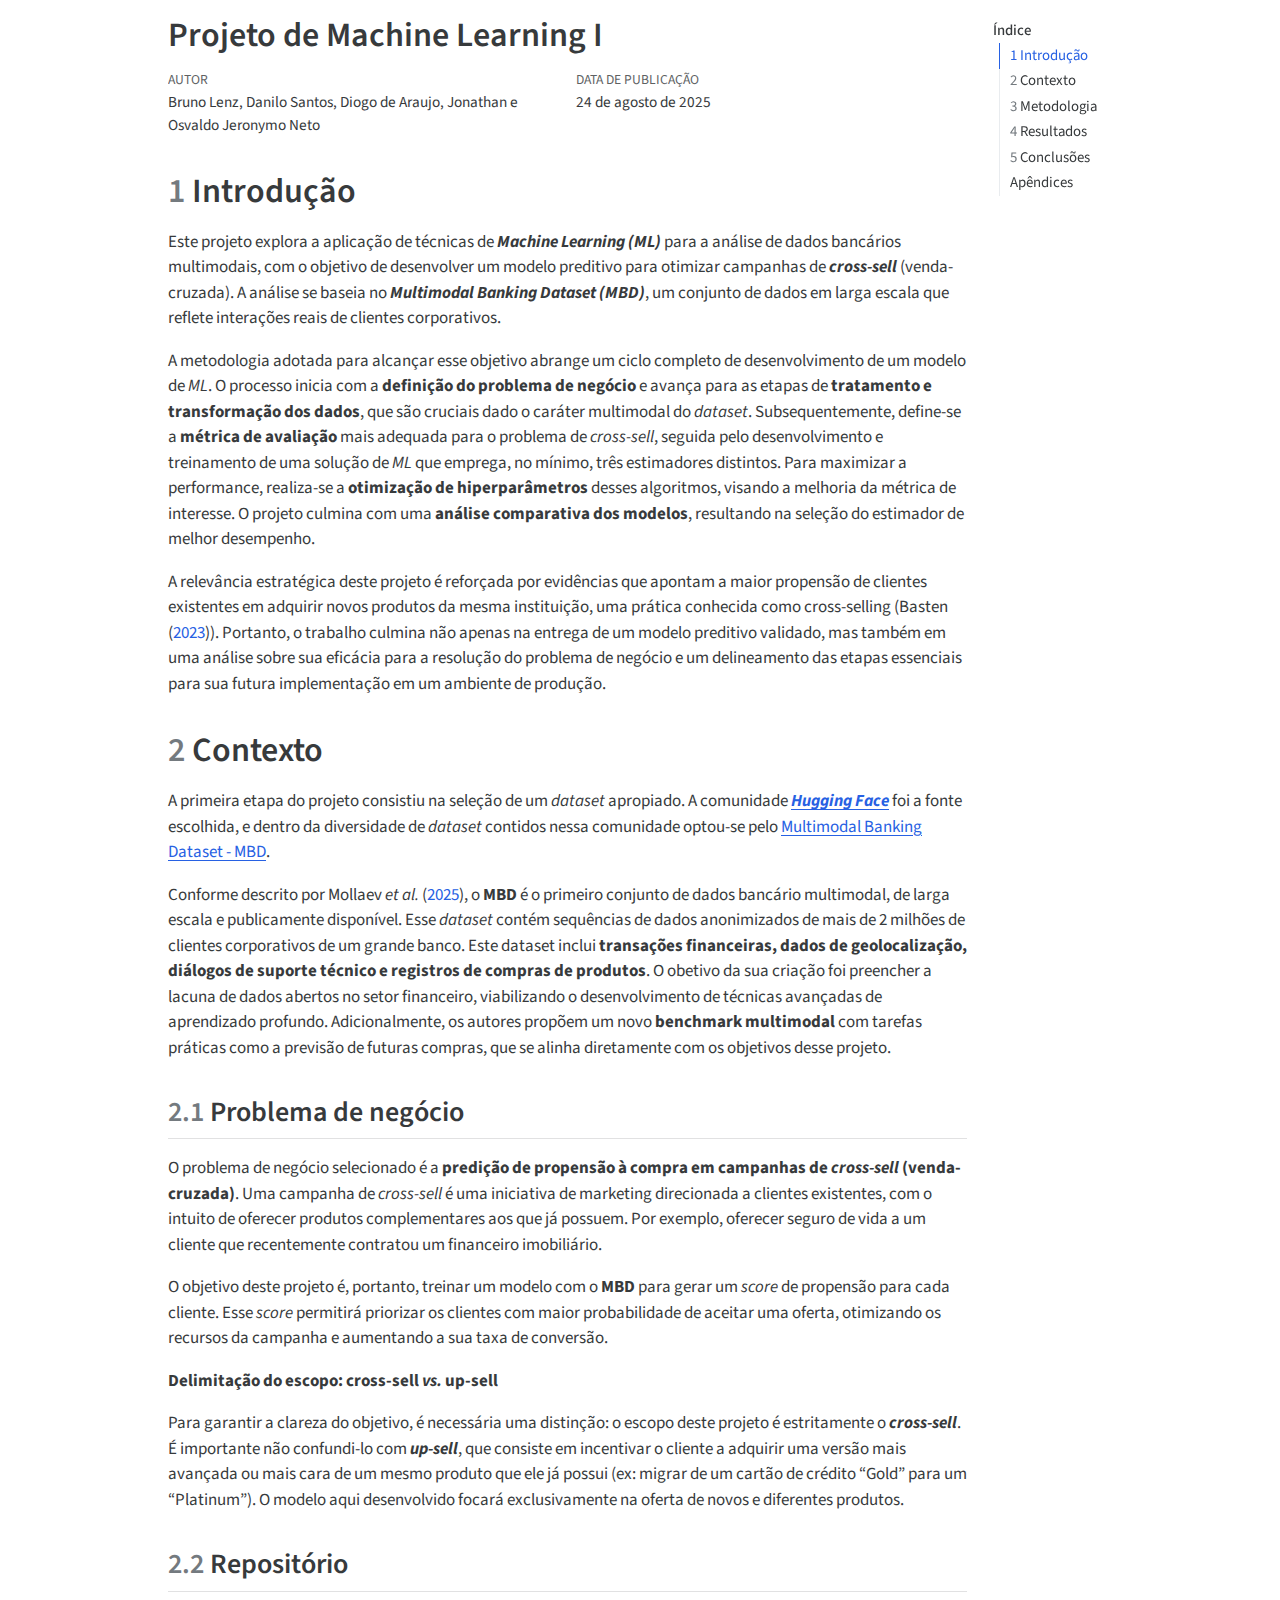
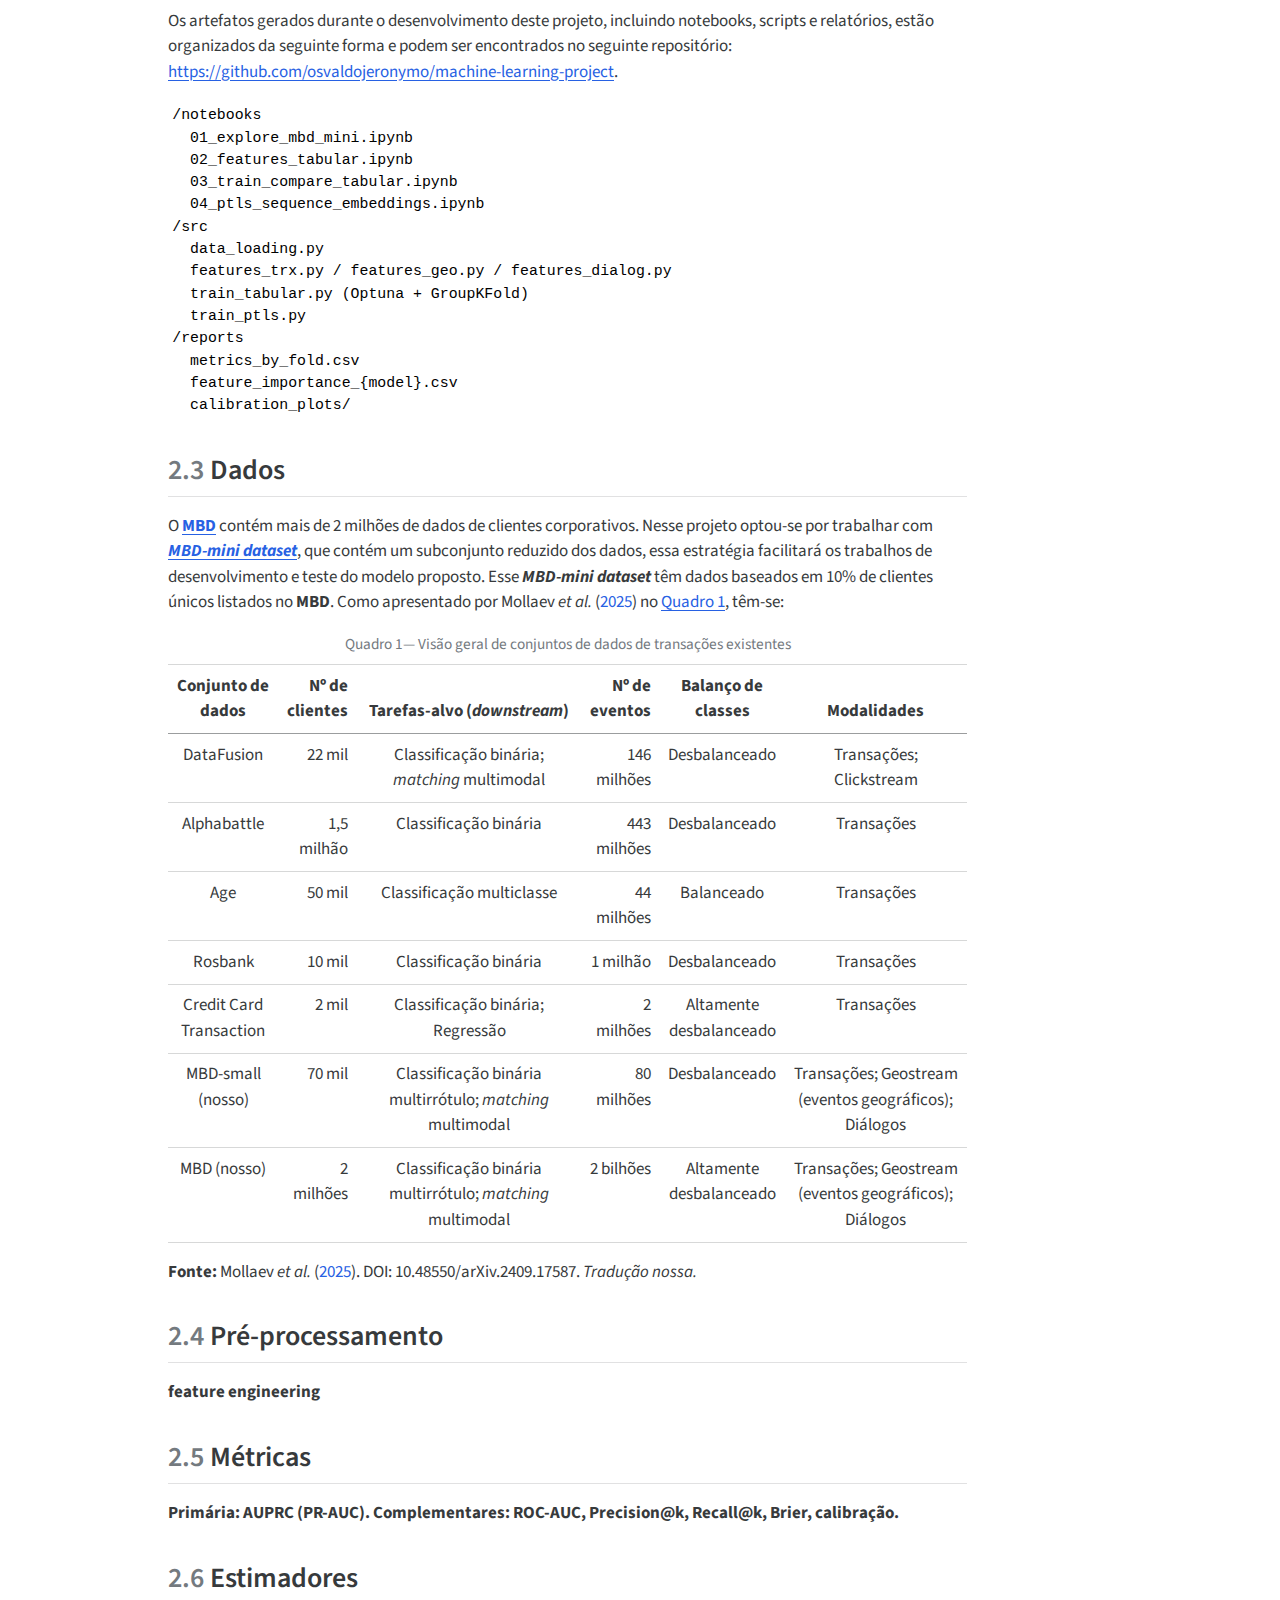
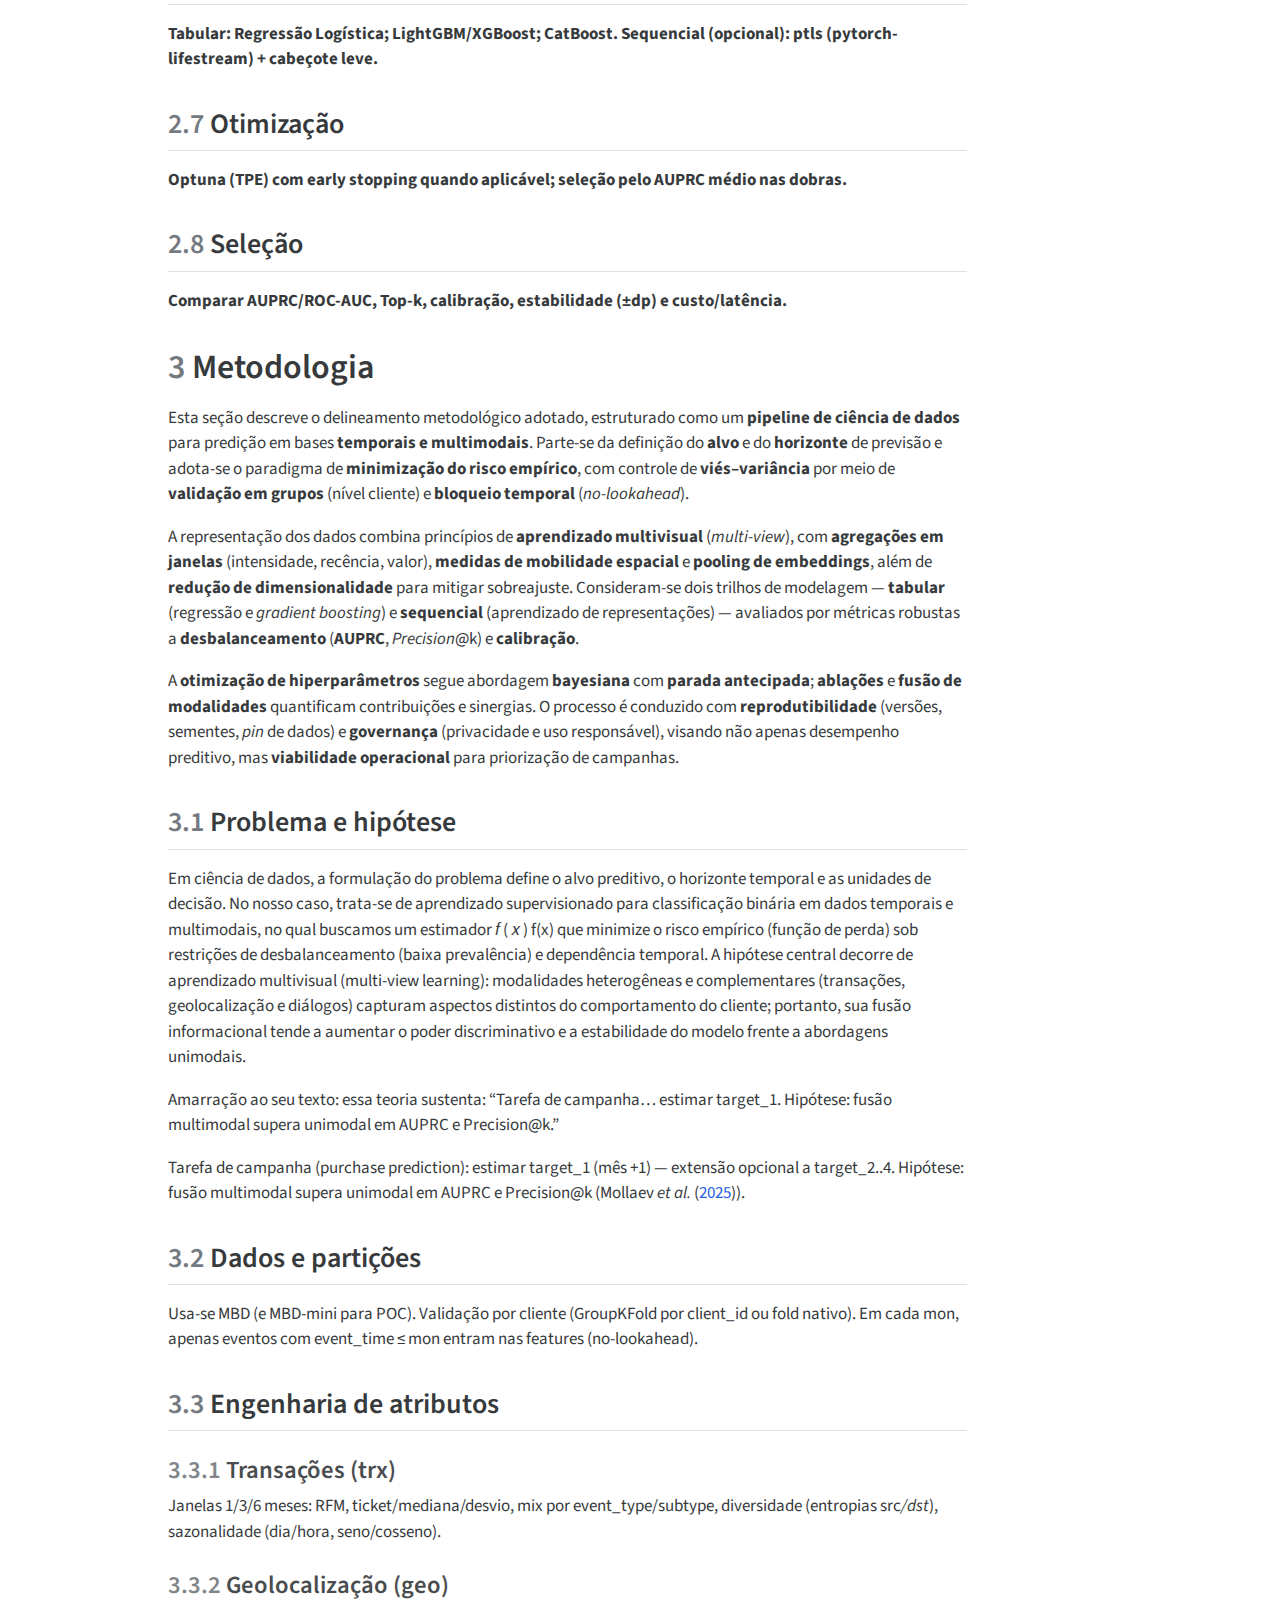
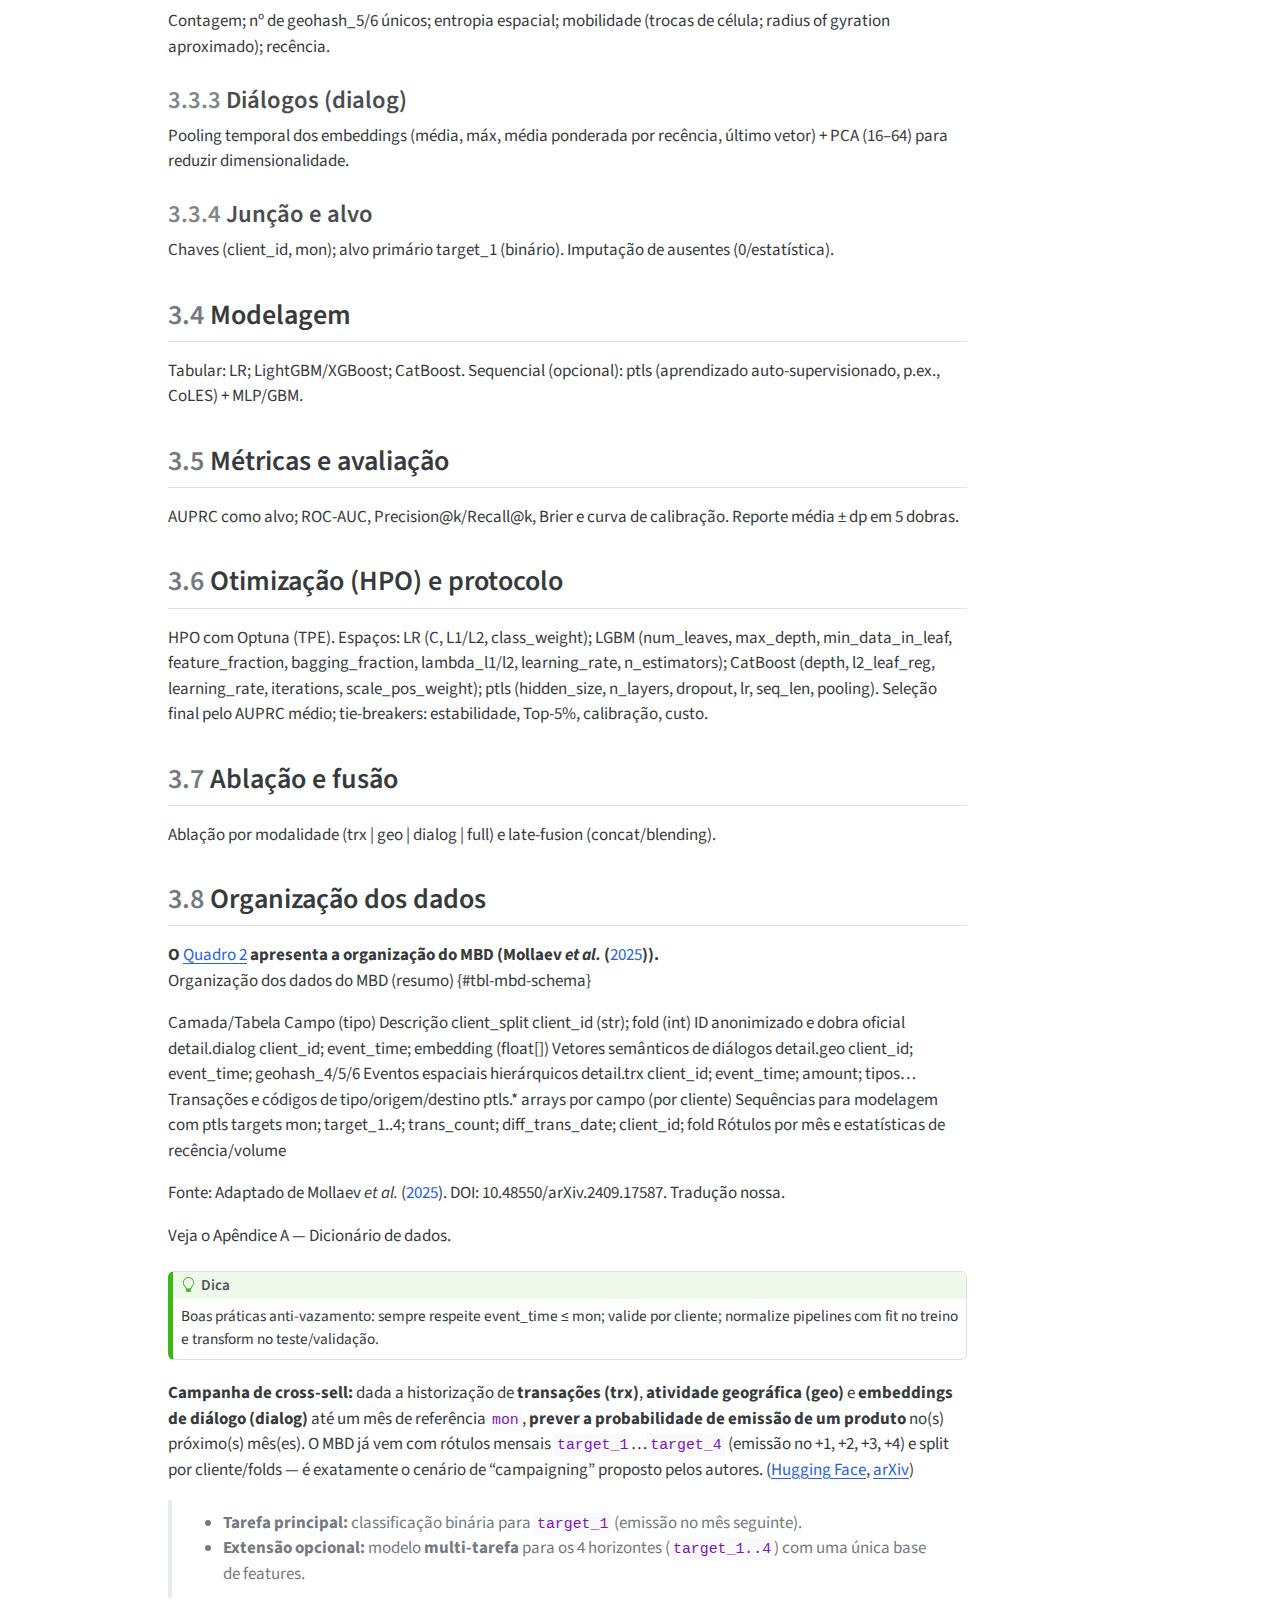
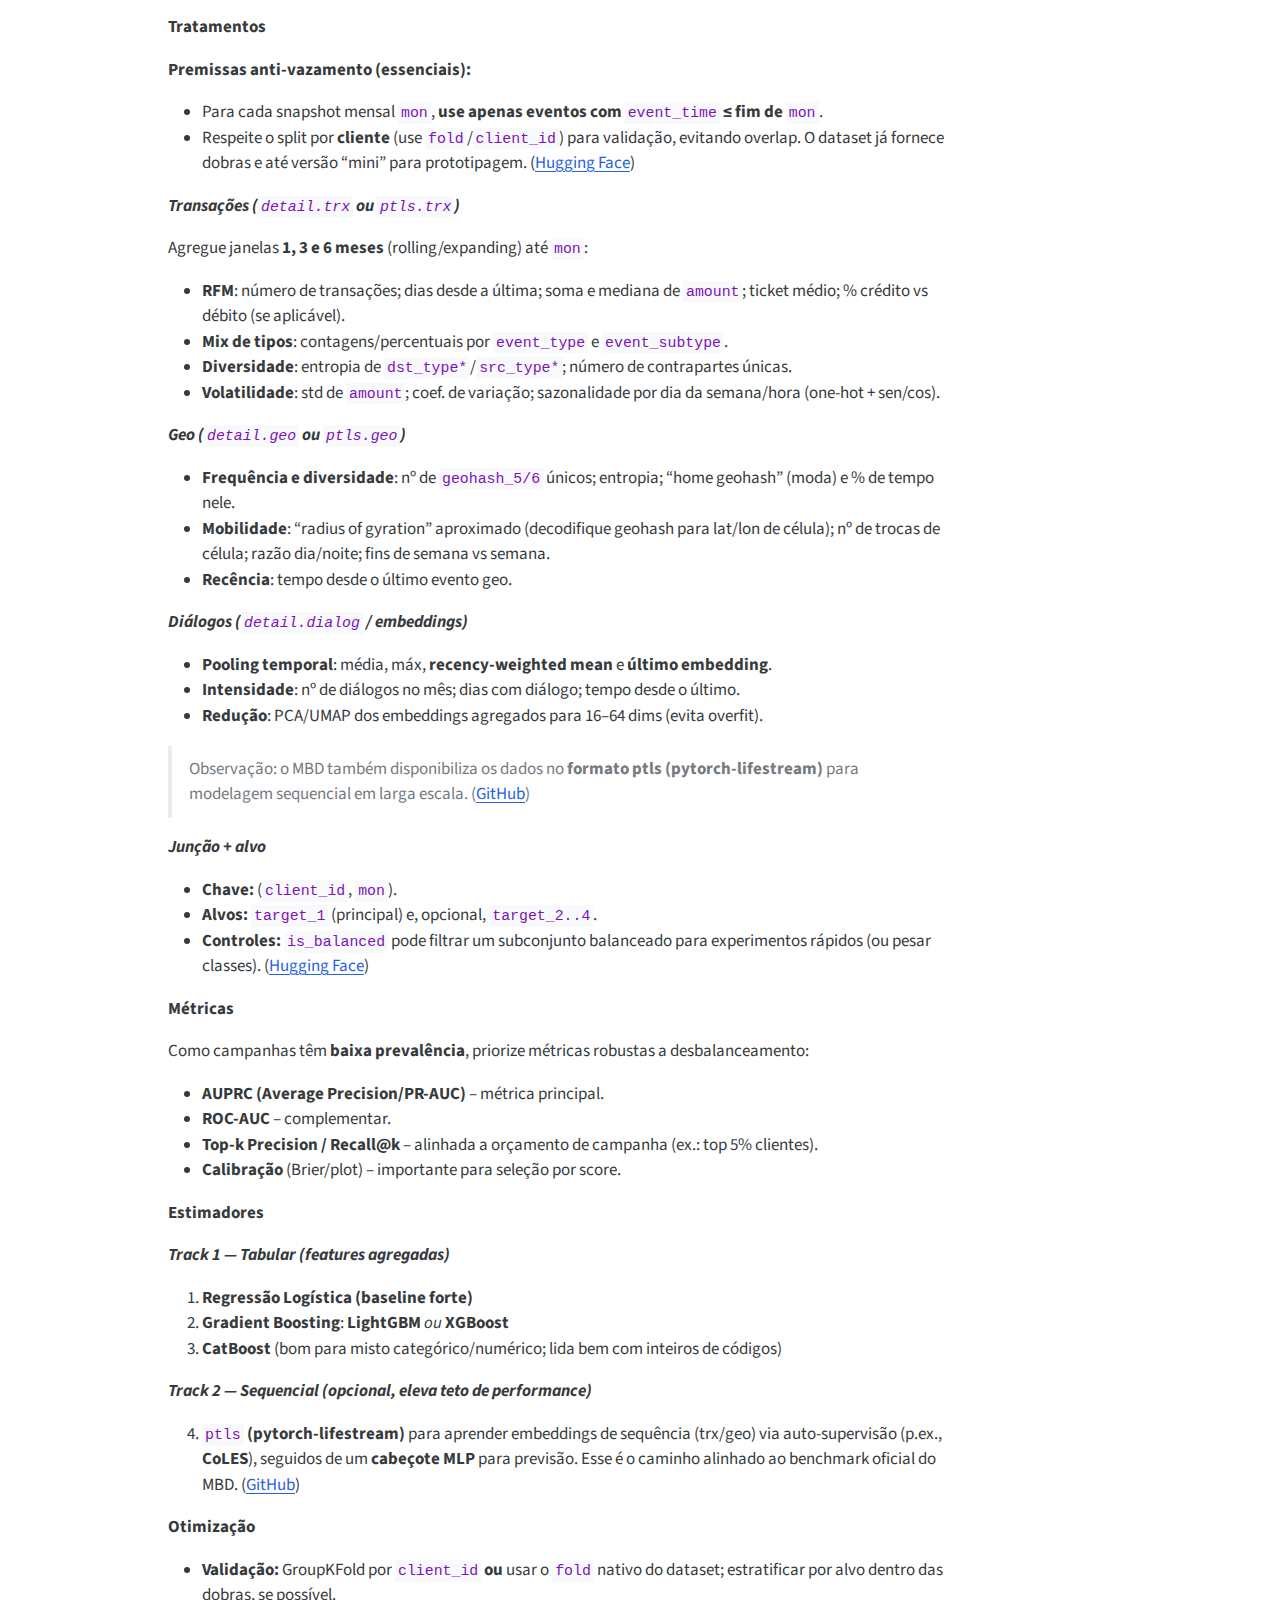
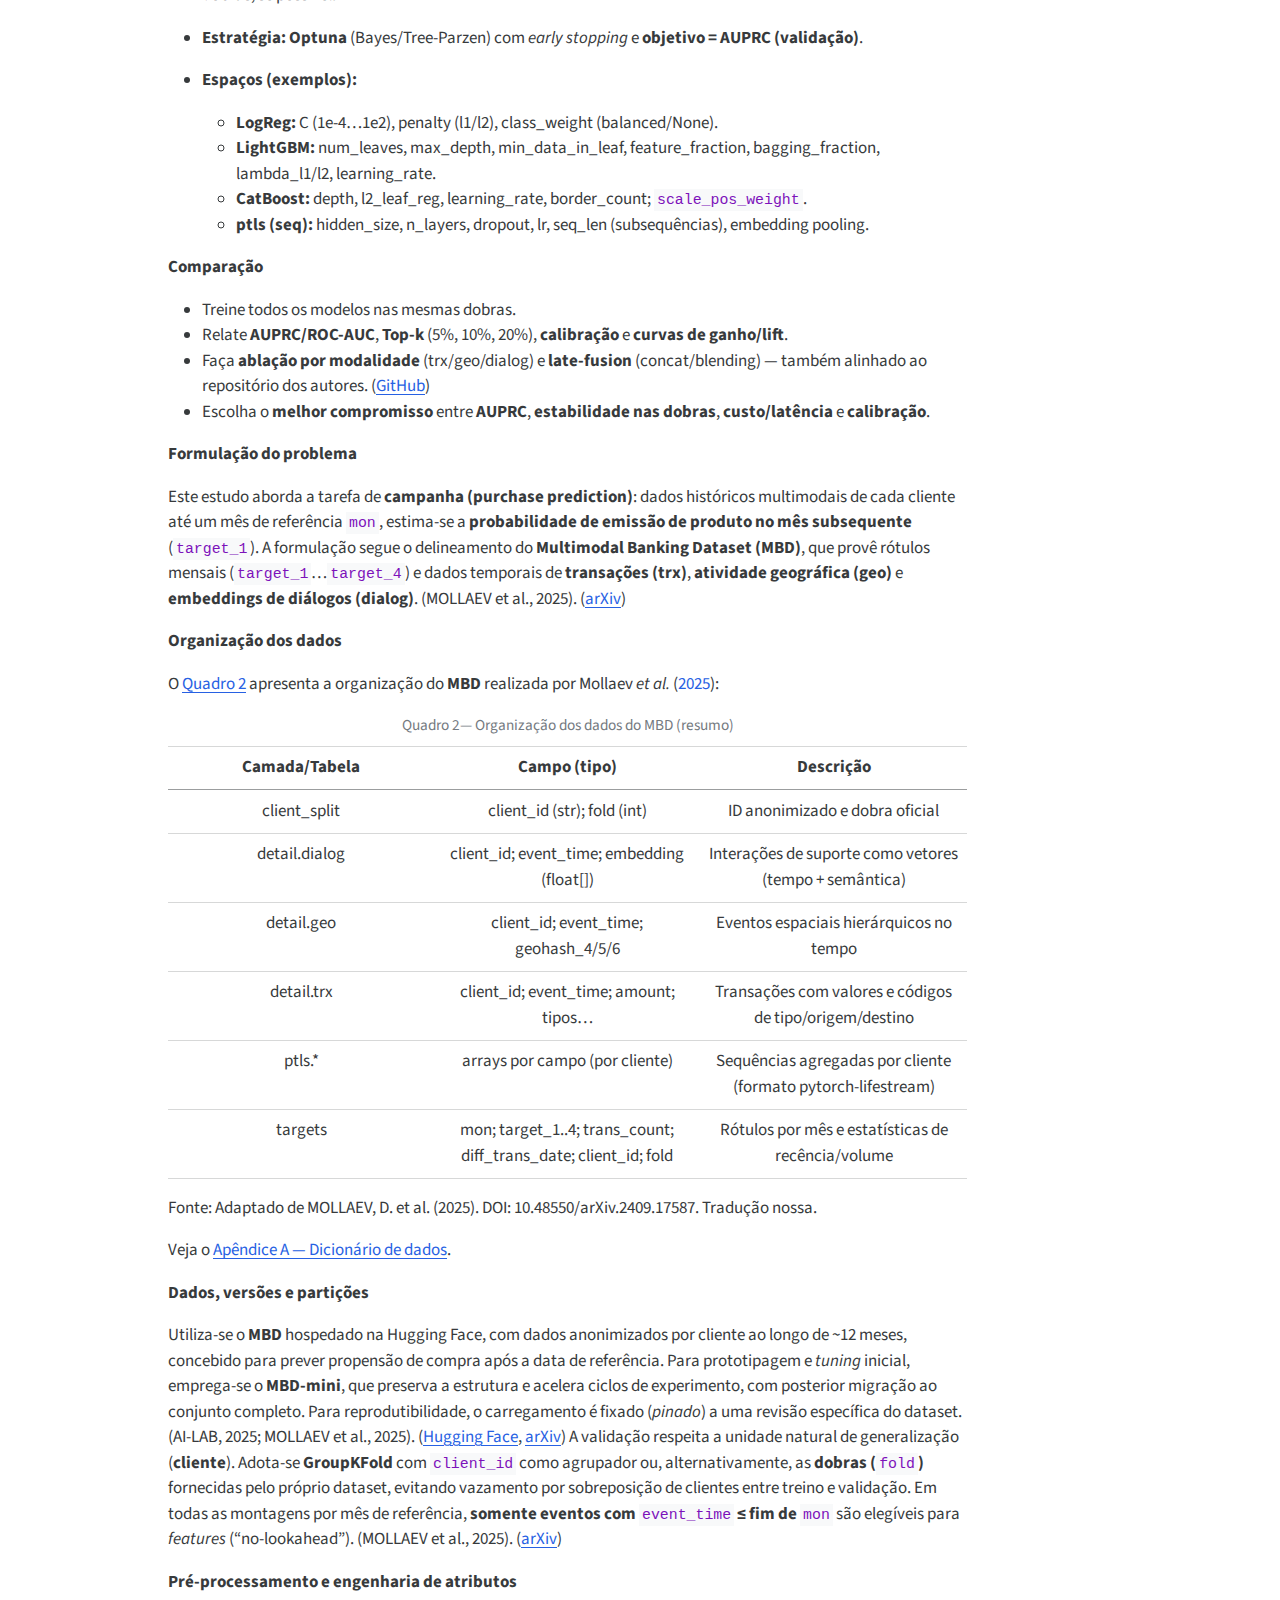
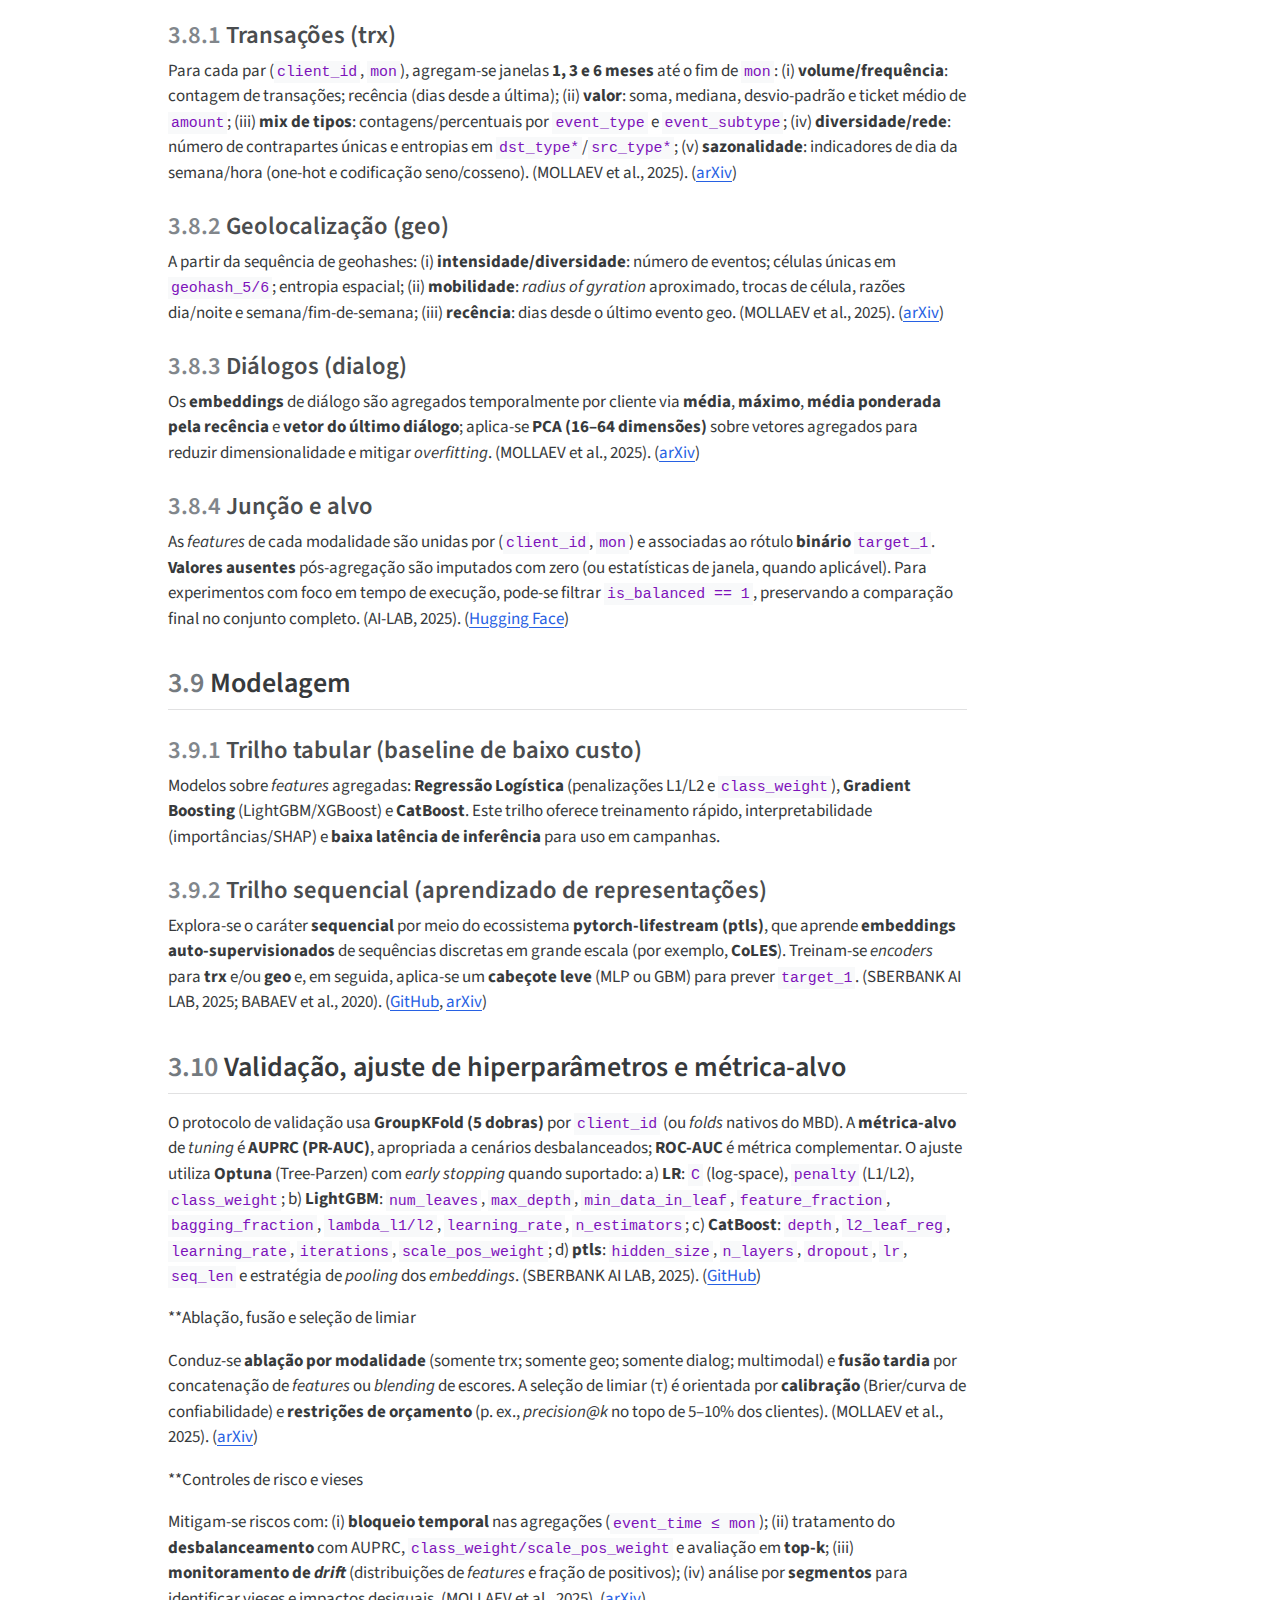
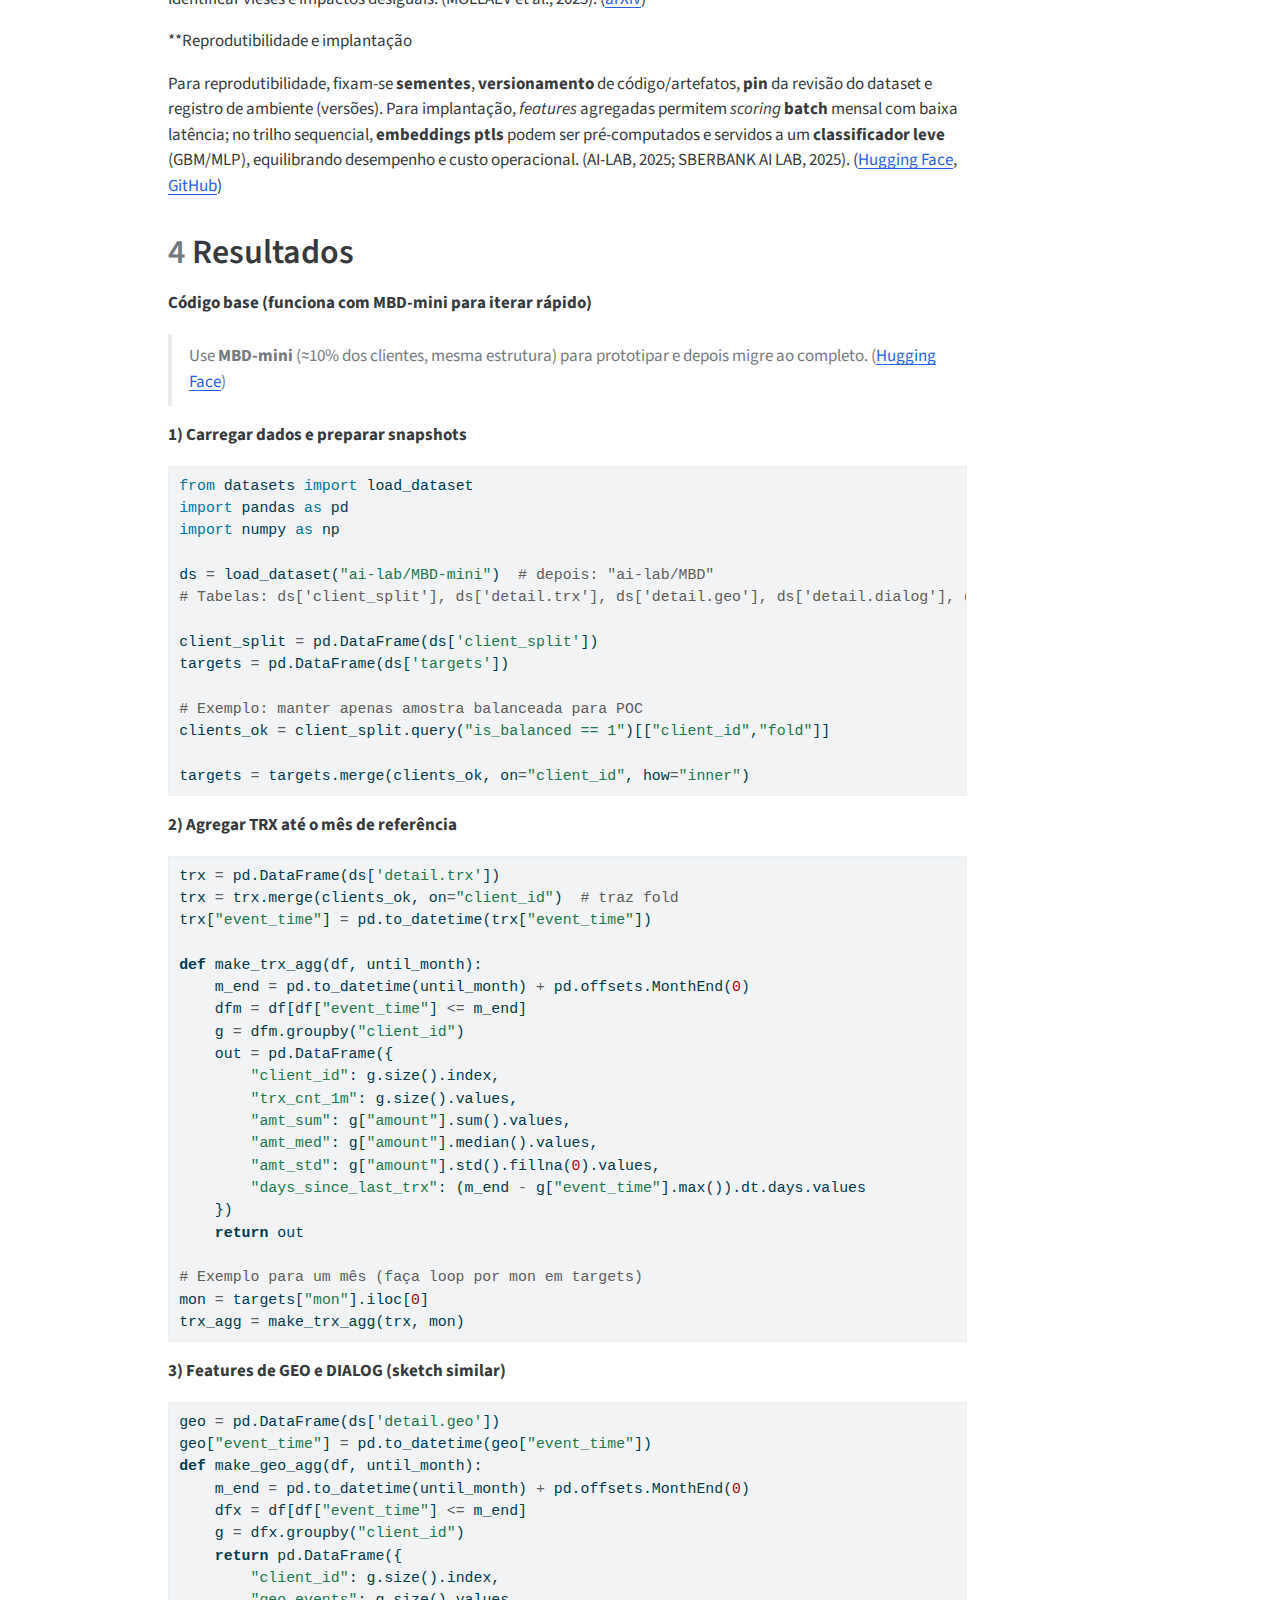
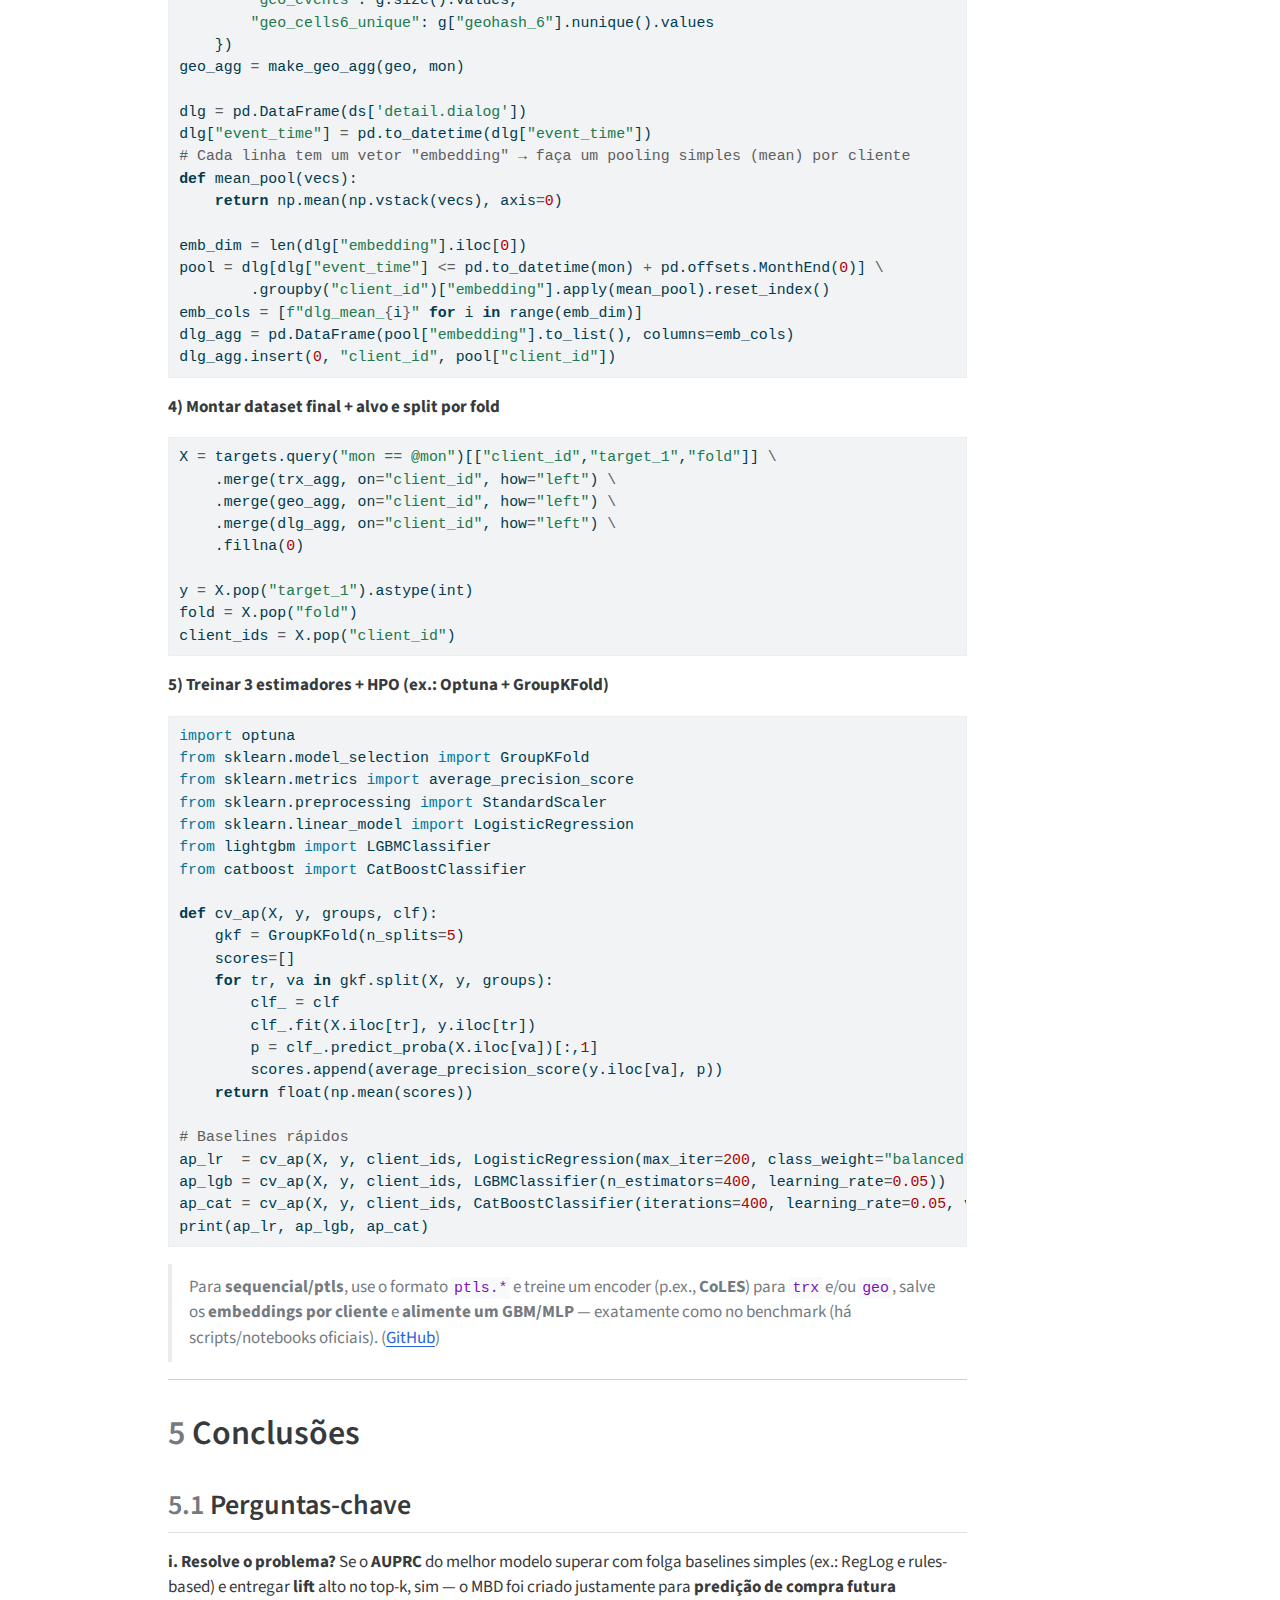
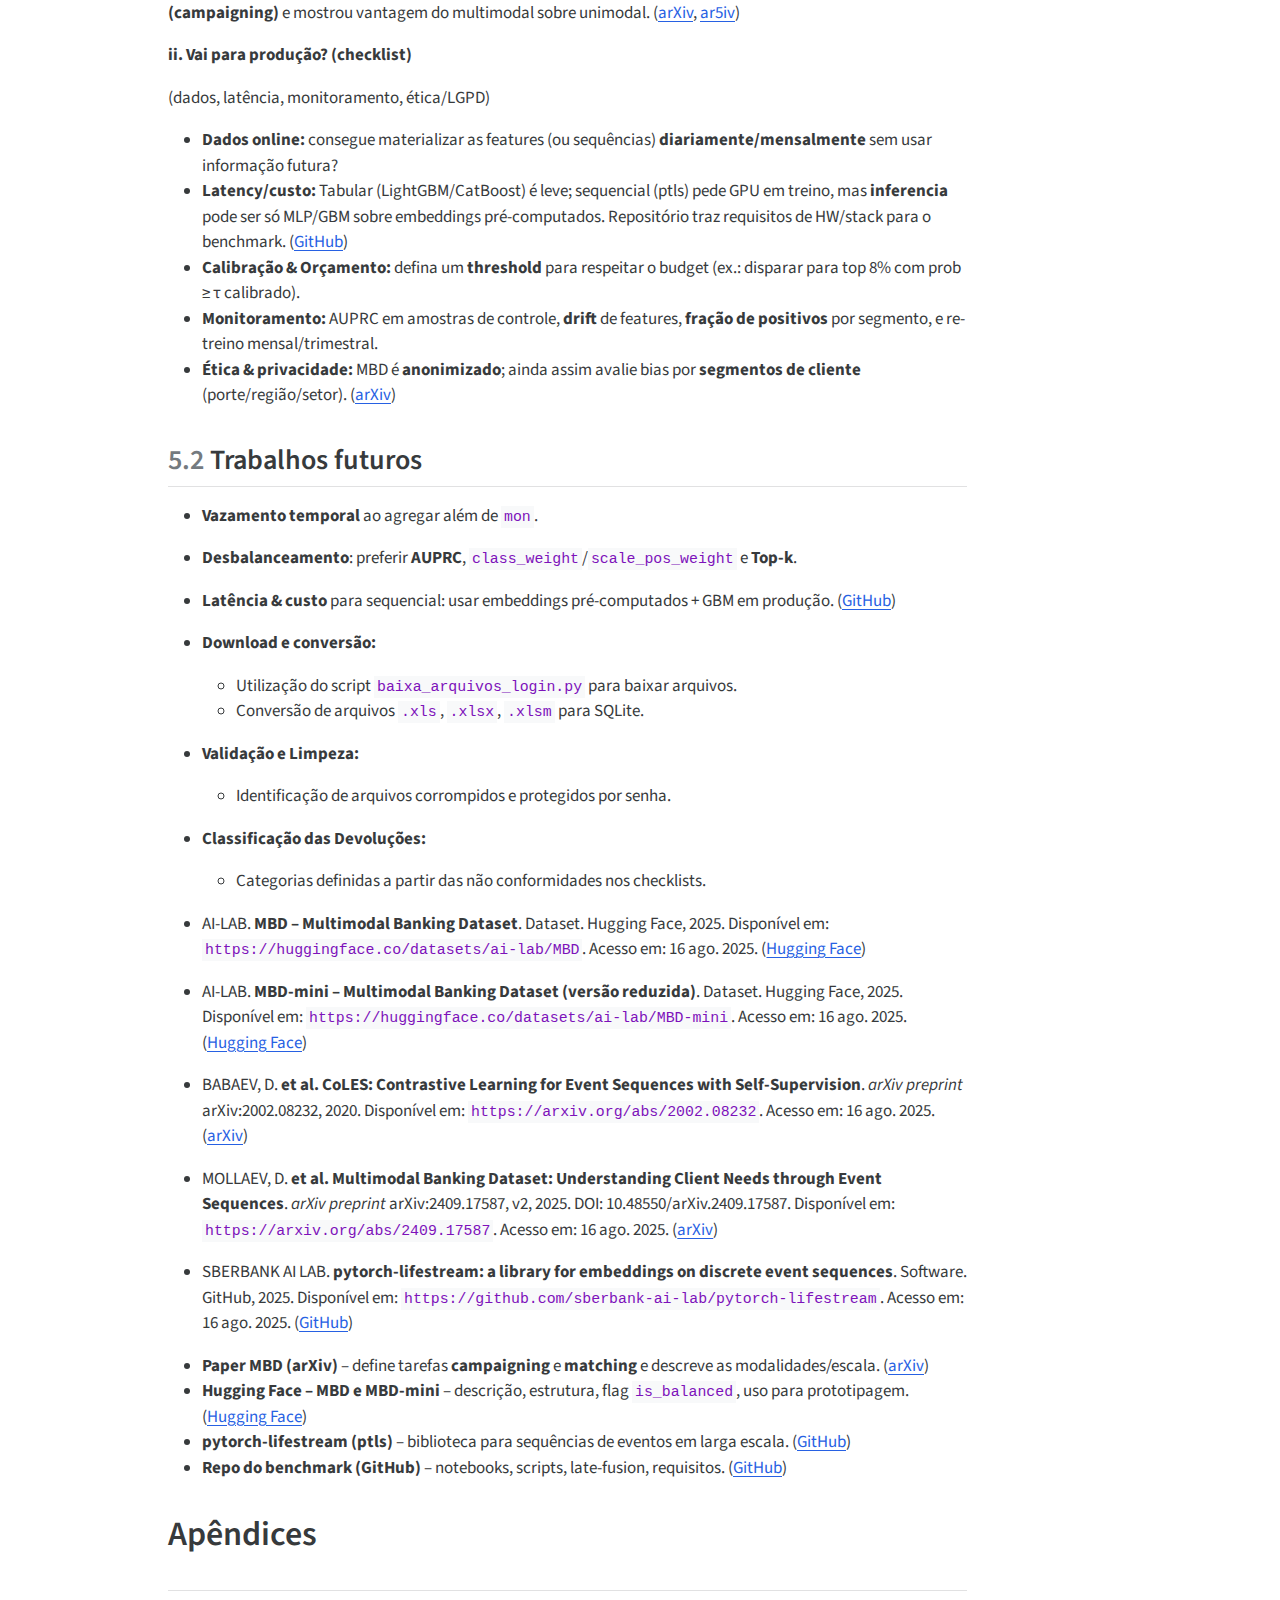
<file: docs/index.html>
<!DOCTYPE html>
<html xmlns="http://www.w3.org/1999/xhtml" lang="pt-BR" xml:lang="pt-BR"><head>

<meta charset="utf-8">
<meta name="generator" content="quarto-1.7.29">

<meta name="viewport" content="width=device-width, initial-scale=1.0, user-scalable=yes">

<meta name="author" content="Bruno Lenz, Danilo Santos, Diogo de Araujo, Jonathan e Osvaldo Jeronymo Neto">

<title>Projeto de Machine Learning I</title>
<style>
code{white-space: pre-wrap;}
span.smallcaps{font-variant: small-caps;}
div.columns{display: flex; gap: min(4vw, 1.5em);}
div.column{flex: auto; overflow-x: auto;}
div.hanging-indent{margin-left: 1.5em; text-indent: -1.5em;}
ul.task-list{list-style: none;}
ul.task-list li input[type="checkbox"] {
  width: 0.8em;
  margin: 0 0.8em 0.2em -1em; /* quarto-specific, see https://github.com/quarto-dev/quarto-cli/issues/4556 */ 
  vertical-align: middle;
}
/* CSS for syntax highlighting */
html { -webkit-text-size-adjust: 100%; }
pre > code.sourceCode { white-space: pre; position: relative; }
pre > code.sourceCode > span { display: inline-block; line-height: 1.25; }
pre > code.sourceCode > span:empty { height: 1.2em; }
.sourceCode { overflow: visible; }
code.sourceCode > span { color: inherit; text-decoration: inherit; }
div.sourceCode { margin: 1em 0; }
pre.sourceCode { margin: 0; }
@media screen {
div.sourceCode { overflow: auto; }
}
@media print {
pre > code.sourceCode { white-space: pre-wrap; }
pre > code.sourceCode > span { text-indent: -5em; padding-left: 5em; }
}
pre.numberSource code
  { counter-reset: source-line 0; }
pre.numberSource code > span
  { position: relative; left: -4em; counter-increment: source-line; }
pre.numberSource code > span > a:first-child::before
  { content: counter(source-line);
    position: relative; left: -1em; text-align: right; vertical-align: baseline;
    border: none; display: inline-block;
    -webkit-touch-callout: none; -webkit-user-select: none;
    -khtml-user-select: none; -moz-user-select: none;
    -ms-user-select: none; user-select: none;
    padding: 0 4px; width: 4em;
  }
pre.numberSource { margin-left: 3em;  padding-left: 4px; }
div.sourceCode
  {   }
@media screen {
pre > code.sourceCode > span > a:first-child::before { text-decoration: underline; }
}
/* CSS for citations */
div.csl-bib-body { }
div.csl-entry {
  clear: both;
  margin-bottom: 1em;
}
.hanging-indent div.csl-entry {
  margin-left:2em;
  text-indent:-2em;
}
div.csl-left-margin {
  min-width:2em;
  float:left;
}
div.csl-right-inline {
  margin-left:2em;
  padding-left:1em;
}
div.csl-indent {
  margin-left: 2em;
}</style>


<script src="index_files/libs/clipboard/clipboard.min.js"></script>
<script src="index_files/libs/quarto-html/quarto.js" type="module"></script>
<script src="index_files/libs/quarto-html/tabsets/tabsets.js" type="module"></script>
<script src="index_files/libs/quarto-html/popper.min.js"></script>
<script src="index_files/libs/quarto-html/tippy.umd.min.js"></script>
<script src="index_files/libs/quarto-html/anchor.min.js"></script>
<link href="index_files/libs/quarto-html/tippy.css" rel="stylesheet">
<link href="index_files/libs/quarto-html/quarto-syntax-highlighting-0815c480559380816a4d1ea211a47e91.css" rel="stylesheet" id="quarto-text-highlighting-styles">
<script src="index_files/libs/bootstrap/bootstrap.min.js"></script>
<link href="index_files/libs/bootstrap/bootstrap-icons.css" rel="stylesheet">
<link href="index_files/libs/bootstrap/bootstrap-7bfc445d5145ff0366b23f01516eeac7.min.css" rel="stylesheet" append-hash="true" id="quarto-bootstrap" data-mode="light">


</head>

<body class="quarto-light">

<div id="quarto-content" class="page-columns page-rows-contents page-layout-article">
<div id="quarto-margin-sidebar" class="sidebar margin-sidebar">
  <nav id="TOC" role="doc-toc" class="toc-active">
    <h2 id="toc-title">Índice</h2>
   
  <ul>
  <li><a href="#introdução" id="toc-introdução" class="nav-link active" data-scroll-target="#introdução"><span class="header-section-number">1</span> Introdução</a></li>
  <li><a href="#contexto" id="toc-contexto" class="nav-link" data-scroll-target="#contexto"><span class="header-section-number">2</span> Contexto</a>
  <ul class="collapse">
  <li><a href="#problema-de-negócio" id="toc-problema-de-negócio" class="nav-link" data-scroll-target="#problema-de-negócio"><span class="header-section-number">2.1</span> Problema de negócio</a></li>
  <li><a href="#repositório" id="toc-repositório" class="nav-link" data-scroll-target="#repositório"><span class="header-section-number">2.2</span> Repositório</a></li>
  <li><a href="#dados" id="toc-dados" class="nav-link" data-scroll-target="#dados"><span class="header-section-number">2.3</span> Dados</a></li>
  <li><a href="#pré-processamento" id="toc-pré-processamento" class="nav-link" data-scroll-target="#pré-processamento"><span class="header-section-number">2.4</span> Pré-processamento</a></li>
  <li><a href="#métricas" id="toc-métricas" class="nav-link" data-scroll-target="#métricas"><span class="header-section-number">2.5</span> Métricas</a></li>
  <li><a href="#estimadores" id="toc-estimadores" class="nav-link" data-scroll-target="#estimadores"><span class="header-section-number">2.6</span> Estimadores</a></li>
  <li><a href="#otimização" id="toc-otimização" class="nav-link" data-scroll-target="#otimização"><span class="header-section-number">2.7</span> Otimização</a></li>
  <li><a href="#seleção" id="toc-seleção" class="nav-link" data-scroll-target="#seleção"><span class="header-section-number">2.8</span> Seleção</a></li>
  </ul></li>
  <li><a href="#metodologia" id="toc-metodologia" class="nav-link" data-scroll-target="#metodologia"><span class="header-section-number">3</span> Metodologia</a>
  <ul class="collapse">
  <li><a href="#problema-e-hipótese" id="toc-problema-e-hipótese" class="nav-link" data-scroll-target="#problema-e-hipótese"><span class="header-section-number">3.1</span> Problema e hipótese</a></li>
  <li><a href="#dados-e-partições" id="toc-dados-e-partições" class="nav-link" data-scroll-target="#dados-e-partições"><span class="header-section-number">3.2</span> Dados e partições</a></li>
  <li><a href="#engenharia-de-atributos" id="toc-engenharia-de-atributos" class="nav-link" data-scroll-target="#engenharia-de-atributos"><span class="header-section-number">3.3</span> Engenharia de atributos</a>
  <ul class="collapse">
  <li><a href="#transações-trx" id="toc-transações-trx" class="nav-link" data-scroll-target="#transações-trx"><span class="header-section-number">3.3.1</span> Transações (trx)</a></li>
  <li><a href="#geolocalização-geo" id="toc-geolocalização-geo" class="nav-link" data-scroll-target="#geolocalização-geo"><span class="header-section-number">3.3.2</span> Geolocalização (geo)</a></li>
  <li><a href="#diálogos-dialog" id="toc-diálogos-dialog" class="nav-link" data-scroll-target="#diálogos-dialog"><span class="header-section-number">3.3.3</span> Diálogos (dialog)</a></li>
  <li><a href="#junção-e-alvo" id="toc-junção-e-alvo" class="nav-link" data-scroll-target="#junção-e-alvo"><span class="header-section-number">3.3.4</span> Junção e alvo</a></li>
  </ul></li>
  <li><a href="#modelagem" id="toc-modelagem" class="nav-link" data-scroll-target="#modelagem"><span class="header-section-number">3.4</span> Modelagem</a></li>
  <li><a href="#métricas-e-avaliação" id="toc-métricas-e-avaliação" class="nav-link" data-scroll-target="#métricas-e-avaliação"><span class="header-section-number">3.5</span> Métricas e avaliação</a></li>
  <li><a href="#otimização-hpo-e-protocolo" id="toc-otimização-hpo-e-protocolo" class="nav-link" data-scroll-target="#otimização-hpo-e-protocolo"><span class="header-section-number">3.6</span> Otimização (HPO) e protocolo</a></li>
  <li><a href="#ablação-e-fusão" id="toc-ablação-e-fusão" class="nav-link" data-scroll-target="#ablação-e-fusão"><span class="header-section-number">3.7</span> Ablação e fusão</a></li>
  <li><a href="#organização-dos-dados" id="toc-organização-dos-dados" class="nav-link" data-scroll-target="#organização-dos-dados"><span class="header-section-number">3.8</span> Organização dos dados</a>
  <ul class="collapse">
  <li><a href="#transações-trx-1" id="toc-transações-trx-1" class="nav-link" data-scroll-target="#transações-trx-1"><span class="header-section-number">3.8.1</span> Transações (trx)</a></li>
  <li><a href="#geolocalização-geo-1" id="toc-geolocalização-geo-1" class="nav-link" data-scroll-target="#geolocalização-geo-1"><span class="header-section-number">3.8.2</span> Geolocalização (geo)</a></li>
  <li><a href="#diálogos-dialog-1" id="toc-diálogos-dialog-1" class="nav-link" data-scroll-target="#diálogos-dialog-1"><span class="header-section-number">3.8.3</span> Diálogos (dialog)</a></li>
  <li><a href="#junção-e-alvo-1" id="toc-junção-e-alvo-1" class="nav-link" data-scroll-target="#junção-e-alvo-1"><span class="header-section-number">3.8.4</span> Junção e alvo</a></li>
  </ul></li>
  <li><a href="#modelagem-1" id="toc-modelagem-1" class="nav-link" data-scroll-target="#modelagem-1"><span class="header-section-number">3.9</span> Modelagem</a>
  <ul class="collapse">
  <li><a href="#trilho-tabular-baseline-de-baixo-custo" id="toc-trilho-tabular-baseline-de-baixo-custo" class="nav-link" data-scroll-target="#trilho-tabular-baseline-de-baixo-custo"><span class="header-section-number">3.9.1</span> Trilho tabular (baseline de baixo custo)</a></li>
  <li><a href="#trilho-sequencial-aprendizado-de-representações" id="toc-trilho-sequencial-aprendizado-de-representações" class="nav-link" data-scroll-target="#trilho-sequencial-aprendizado-de-representações"><span class="header-section-number">3.9.2</span> Trilho sequencial (aprendizado de representações)</a></li>
  </ul></li>
  <li><a href="#validação-ajuste-de-hiperparâmetros-e-métrica-alvo" id="toc-validação-ajuste-de-hiperparâmetros-e-métrica-alvo" class="nav-link" data-scroll-target="#validação-ajuste-de-hiperparâmetros-e-métrica-alvo"><span class="header-section-number">3.10</span> Validação, ajuste de hiperparâmetros e métrica-alvo</a></li>
  </ul></li>
  <li><a href="#resultados" id="toc-resultados" class="nav-link" data-scroll-target="#resultados"><span class="header-section-number">4</span> Resultados</a></li>
  <li><a href="#conclusões" id="toc-conclusões" class="nav-link" data-scroll-target="#conclusões"><span class="header-section-number">5</span> Conclusões</a>
  <ul class="collapse">
  <li><a href="#perguntas-chave" id="toc-perguntas-chave" class="nav-link" data-scroll-target="#perguntas-chave"><span class="header-section-number">5.1</span> Perguntas-chave</a></li>
  <li><a href="#trabalhos-futuros" id="toc-trabalhos-futuros" class="nav-link" data-scroll-target="#trabalhos-futuros"><span class="header-section-number">5.2</span> Trabalhos futuros</a></li>
  </ul></li>
  <li><a href="#apêndices" id="toc-apêndices" class="nav-link" data-scroll-target="#apêndices">Apêndices</a>
  <ul class="collapse">
  
  </ul></li>
  </ul>
</nav>
</div>
<main class="content" id="quarto-document-content">

<header id="title-block-header" class="quarto-title-block default">
<div class="quarto-title">
<h1 class="title">Projeto de Machine Learning I</h1>
</div>



<div class="quarto-title-meta">

    <div>
    <div class="quarto-title-meta-heading">Autor</div>
    <div class="quarto-title-meta-contents">
             <p>Bruno Lenz, Danilo Santos, Diogo de Araujo, Jonathan e Osvaldo Jeronymo Neto </p>
          </div>
  </div>
    
    <div>
    <div class="quarto-title-meta-heading">Data de Publicação</div>
    <div class="quarto-title-meta-contents">
      <p class="date">24 de agosto de 2025</p>
    </div>
  </div>
  
    
  </div>
  


</header>


<section id="introdução" class="level1" data-number="1">
<h1 data-number="1"><span class="header-section-number">1</span> Introdução</h1>
<p>Este projeto explora a aplicação de técnicas de <strong><em>Machine Learning (ML)</em></strong> para a análise de dados bancários multimodais, com o objetivo de desenvolver um modelo preditivo para otimizar campanhas de <strong><em>cross-sell</em></strong> (venda-cruzada). A análise se baseia no <strong><em>Multimodal Banking Dataset (MBD)</em></strong>, um conjunto de dados em larga escala que reflete interações reais de clientes corporativos.</p>
<p>A metodologia adotada para alcançar esse objetivo abrange um ciclo completo de desenvolvimento de um modelo de <em>ML</em>. O processo inicia com a <strong>definição do problema de negócio</strong> e avança para as etapas de <strong>tratamento e transformação dos dados</strong>, que são cruciais dado o caráter multimodal do <em>dataset</em>. Subsequentemente, define-se a <strong>métrica de avaliação</strong> mais adequada para o problema de <em>cross-sell</em>, seguida pelo desenvolvimento e treinamento de uma solução de <em>ML</em> que emprega, no mínimo, três estimadores distintos. Para maximizar a performance, realiza-se a <strong>otimização de hiperparâmetros</strong> desses algoritmos, visando a melhoria da métrica de interesse. O projeto culmina com uma <strong>análise comparativa dos modelos</strong>, resultando na seleção do estimador de melhor desempenho.</p>
<p>A relevância estratégica deste projeto é reforçada por evidências que apontam a maior propensão de clientes existentes em adquirir novos produtos da mesma instituição, uma prática conhecida como cross-selling (<span class="citation" data-cites="basten2023">Basten (<a href="#ref-basten2023" role="doc-biblioref">2023</a>)</span>). Portanto, o trabalho culmina não apenas na entrega de um modelo preditivo validado, mas também em uma análise sobre sua eficácia para a resolução do problema de negócio e um delineamento das etapas essenciais para sua futura implementação em um ambiente de produção.</p>
</section>
<section id="contexto" class="level1" data-number="2">
<h1 data-number="2"><span class="header-section-number">2</span> Contexto</h1>
<p>A primeira etapa do projeto consistiu na seleção de um <em>dataset</em> apropiado. A comunidade <a href="https://huggingface.co"><strong><em>Hugging Face</em></strong></a> foi a fonte escolhida, e dentro da diversidade de <em>dataset</em> contidos nessa comunidade optou-se pelo <a href="https://huggingface.co/papers/2409.17587">Multimodal Banking Dataset - MBD</a>.</p>
<p>Conforme descrito por <span class="citation" data-cites="mollaev2025">Mollaev <em>et al.</em> (<a href="#ref-mollaev2025" role="doc-biblioref">2025</a>)</span>, o <strong>MBD</strong> é o primeiro conjunto de dados bancário multimodal, de larga escala e publicamente disponível. Esse <em>dataset</em> contém sequências de dados anonimizados de mais de 2 milhões de clientes corporativos de um grande banco. Este dataset inclui <strong>transações financeiras, dados de geolocalização, diálogos de suporte técnico e registros de compras de produtos</strong>. O obetivo da sua criação foi preencher a lacuna de dados abertos no setor financeiro, viabilizando o desenvolvimento de técnicas avançadas de aprendizado profundo. Adicionalmente, os autores propõem um novo <strong>benchmark multimodal</strong> com tarefas práticas como a previsão de futuras compras, que se alinha diretamente com os objetivos desse projeto.</p>
<section id="problema-de-negócio" class="level2" data-number="2.1">
<h2 data-number="2.1" class="anchored" data-anchor-id="problema-de-negócio"><span class="header-section-number">2.1</span> Problema de negócio</h2>
<p>O problema de negócio selecionado é a <strong>predição de propensão à compra em campanhas de <em>cross-sell</em> (venda-cruzada)</strong>. Uma campanha de <em>cross-sell</em> é uma iniciativa de marketing direcionada a clientes existentes, com o intuito de oferecer produtos complementares aos que já possuem. Por exemplo, oferecer seguro de vida a um cliente que recentemente contratou um financeiro imobiliário.</p>
<p>O objetivo deste projeto é, portanto, treinar um modelo com o <strong>MBD</strong> para gerar um <em>score</em> de propensão para cada cliente. Esse <em>score</em> permitirá priorizar os clientes com maior probabilidade de aceitar uma oferta, otimizando os recursos da campanha e aumentando a sua taxa de conversão.</p>
<p><strong>Delimitação do escopo: cross-sell <em>vs.</em> up-sell</strong></p>
<p>Para garantir a clareza do objetivo, é necessária uma distinção: o escopo deste projeto é estritamente o <strong><em>cross-sell</em></strong>. É importante não confundi-lo com <strong><em>up-sell</em></strong>, que consiste em incentivar o cliente a adquirir uma versão mais avançada ou mais cara de um mesmo produto que ele já possui (ex: migrar de um cartão de crédito “Gold” para um “Platinum”). O modelo aqui desenvolvido focará exclusivamente na oferta de novos e diferentes produtos.</p>
</section>
<section id="repositório" class="level2" data-number="2.2">
<h2 data-number="2.2" class="anchored" data-anchor-id="repositório"><span class="header-section-number">2.2</span> Repositório</h2>
<p>Os artefatos gerados durante o desenvolvimento deste projeto, incluindo notebooks, scripts e relatórios, estão organizados da seguinte forma e podem ser encontrados no seguinte repositório: <a href="https://github.com/osvaldojeronymo/machine-learning-project" class="uri">https://github.com/osvaldojeronymo/machine-learning-project</a>.</p>
<pre><code>/notebooks
  01_explore_mbd_mini.ipynb
  02_features_tabular.ipynb
  03_train_compare_tabular.ipynb
  04_ptls_sequence_embeddings.ipynb
/src
  data_loading.py
  features_trx.py / features_geo.py / features_dialog.py
  train_tabular.py (Optuna + GroupKFold)
  train_ptls.py
/reports
  metrics_by_fold.csv
  feature_importance_{model}.csv
  calibration_plots/</code></pre>
</section>
<section id="dados" class="level2" data-number="2.3">
<h2 data-number="2.3" class="anchored" data-anchor-id="dados"><span class="header-section-number">2.3</span> Dados</h2>
<p>O <a href="https://huggingface.co/datasets/ai-lab/MBD"><strong>MBD</strong></a> contém mais de 2 milhões de dados de clientes corporativos. Nesse projeto optou-se por trabalhar com <a href="https://huggingface.co/datasets/ai-lab/MBD-mini"><strong><em>MBD-mini dataset</em></strong></a>, que contém um subconjunto reduzido dos dados, essa estratégia facilitará os trabalhos de desenvolvimento e teste do modelo proposto. Esse <strong><em>MBD-mini dataset</em></strong> têm dados baseados em 10% de clientes únicos listados no <strong>MBD</strong>. Como apresentado por <span class="citation" data-cites="mollaev2025">Mollaev <em>et al.</em> (<a href="#ref-mollaev2025" role="doc-biblioref">2025</a>)</span> no <a href="#tbl-overview" class="quarto-xref">Quadro&nbsp;1</a>, têm-se:</p>
<div id="tbl-overview" class="quarto-float quarto-figure quarto-figure-center anchored">
<figure class="quarto-float quarto-float-tbl figure">
<figcaption class="quarto-float-caption-top quarto-float-caption quarto-float-tbl" id="tbl-overview-caption-0ceaefa1-69ba-4598-a22c-09a6ac19f8ca">
Quadro&nbsp;1— Visão geral de conjuntos de dados de transações existentes
</figcaption>
<div aria-describedby="tbl-overview-caption-0ceaefa1-69ba-4598-a22c-09a6ac19f8ca">
<table class="caption-top table">
<colgroup>
<col style="width: 14%">
<col style="width: 8%">
<col style="width: 30%">
<col style="width: 8%">
<col style="width: 13%">
<col style="width: 24%">
</colgroup>
<thead>
<tr class="header">
<th>Conjunto de dados</th>
<th style="text-align: right;">Nº de clientes</th>
<th>Tarefas-alvo (<em>downstream</em>)</th>
<th style="text-align: right;">Nº de eventos</th>
<th>Balanço de classes</th>
<th>Modalidades</th>
</tr>
</thead>
<tbody>
<tr class="odd">
<td>DataFusion</td>
<td style="text-align: right;">22 mil</td>
<td>Classificação binária; <em>matching</em> multimodal</td>
<td style="text-align: right;">146 milhões</td>
<td>Desbalanceado</td>
<td>Transações; Clickstream</td>
</tr>
<tr class="even">
<td>Alphabattle</td>
<td style="text-align: right;">1,5 milhão</td>
<td>Classificação binária</td>
<td style="text-align: right;">443 milhões</td>
<td>Desbalanceado</td>
<td>Transações</td>
</tr>
<tr class="odd">
<td>Age</td>
<td style="text-align: right;">50 mil</td>
<td>Classificação multiclasse</td>
<td style="text-align: right;">44 milhões</td>
<td>Balanceado</td>
<td>Transações</td>
</tr>
<tr class="even">
<td>Rosbank</td>
<td style="text-align: right;">10 mil</td>
<td>Classificação binária</td>
<td style="text-align: right;">1 milhão</td>
<td>Desbalanceado</td>
<td>Transações</td>
</tr>
<tr class="odd">
<td>Credit Card Transaction</td>
<td style="text-align: right;">2 mil</td>
<td>Classificação binária; Regressão</td>
<td style="text-align: right;">2 milhões</td>
<td>Altamente desbalanceado</td>
<td>Transações</td>
</tr>
<tr class="even">
<td>MBD-small (nosso)</td>
<td style="text-align: right;">70 mil</td>
<td>Classificação binária multirrótulo; <em>matching</em> multimodal</td>
<td style="text-align: right;">80 milhões</td>
<td>Desbalanceado</td>
<td>Transações; Geostream (eventos geográficos); Diálogos</td>
</tr>
<tr class="odd">
<td>MBD (nosso)</td>
<td style="text-align: right;">2 milhões</td>
<td>Classificação binária multirrótulo; <em>matching</em> multimodal</td>
<td style="text-align: right;">2 bilhões</td>
<td>Altamente desbalanceado</td>
<td>Transações; Geostream (eventos geográficos); Diálogos</td>
</tr>
</tbody>
</table>
</div>
</figure>
</div>
<p><strong>Fonte:</strong> <span class="citation" data-cites="mollaev2025">Mollaev <em>et al.</em> (<a href="#ref-mollaev2025" role="doc-biblioref">2025</a>)</span>. DOI: 10.48550/arXiv.2409.17587. <em>Tradução nossa.</em></p>
</section>
<section id="pré-processamento" class="level2" data-number="2.4">
<h2 data-number="2.4" class="anchored" data-anchor-id="pré-processamento"><span class="header-section-number">2.4</span> Pré-processamento</h2>
<p><strong>feature engineering</strong></p>
</section>
<section id="métricas" class="level2" data-number="2.5">
<h2 data-number="2.5" class="anchored" data-anchor-id="métricas"><span class="header-section-number">2.5</span> Métricas</h2>
<p><strong>Primária: AUPRC (PR-AUC). Complementares: ROC-AUC, Precision@k, Recall@k, Brier, calibração.</strong></p>
</section>
<section id="estimadores" class="level2" data-number="2.6">
<h2 data-number="2.6" class="anchored" data-anchor-id="estimadores"><span class="header-section-number">2.6</span> Estimadores</h2>
<p><strong>Tabular: Regressão Logística; LightGBM/XGBoost; CatBoost.</strong> <strong>Sequencial (opcional): ptls (pytorch-lifestream) + cabeçote leve.</strong></p>
</section>
<section id="otimização" class="level2" data-number="2.7">
<h2 data-number="2.7" class="anchored" data-anchor-id="otimização"><span class="header-section-number">2.7</span> Otimização</h2>
<p><strong>Optuna (TPE) com early stopping quando aplicável; seleção pelo AUPRC médio nas dobras.</strong></p>
</section>
<section id="seleção" class="level2" data-number="2.8">
<h2 data-number="2.8" class="anchored" data-anchor-id="seleção"><span class="header-section-number">2.8</span> Seleção</h2>
<p><strong>Comparar AUPRC/ROC-AUC, Top-k, calibração, estabilidade (±dp) e custo/latência.</strong></p>
</section>
</section>
<section id="metodologia" class="level1" data-number="3">
<h1 data-number="3"><span class="header-section-number">3</span> Metodologia</h1>
<p>Esta seção descreve o delineamento metodológico adotado, estruturado como um <strong>pipeline de ciência de dados</strong> para predição em bases <strong>temporais e multimodais</strong>. Parte-se da definição do <strong>alvo</strong> e do <strong>horizonte</strong> de previsão e adota-se o paradigma de <strong>minimização do risco empírico</strong>, com controle de <strong>viés–variância</strong> por meio de <strong>validação em grupos</strong> (nível cliente) e <strong>bloqueio temporal</strong> (<em>no-lookahead</em>).</p>
<p>A representação dos dados combina princípios de <strong>aprendizado multivisual</strong> (<em>multi-view</em>), com <strong>agregações em janelas</strong> (intensidade, recência, valor), <strong>medidas de mobilidade espacial</strong> e <strong>pooling de embeddings</strong>, além de <strong>redução de dimensionalidade</strong> para mitigar sobreajuste. Consideram-se dois trilhos de modelagem — <strong>tabular</strong> (regressão e <em>gradient boosting</em>) e <strong>sequencial</strong> (aprendizado de representações) — avaliados por métricas robustas a <strong>desbalanceamento</strong> (<strong>AUPRC</strong>, <em>Precision</em>@k) e <strong>calibração</strong>.</p>
<p>A <strong>otimização de hiperparâmetros</strong> segue abordagem <strong>bayesiana</strong> com <strong>parada antecipada</strong>; <strong>ablações</strong> e <strong>fusão de modalidades</strong> quantificam contribuições e sinergias. O processo é conduzido com <strong>reprodutibilidade</strong> (versões, sementes, <em>pin</em> de dados) e <strong>governança</strong> (privacidade e uso responsável), visando não apenas desempenho preditivo, mas <strong>viabilidade operacional</strong> para priorização de campanhas.</p>
<section id="problema-e-hipótese" class="level2" data-number="3.1">
<h2 data-number="3.1" class="anchored" data-anchor-id="problema-e-hipótese"><span class="header-section-number">3.1</span> Problema e hipótese</h2>
<p>Em ciência de dados, a formulação do problema define o alvo preditivo, o horizonte temporal e as unidades de decisão. No nosso caso, trata-se de aprendizado supervisionado para classificação binária em dados temporais e multimodais, no qual buscamos um estimador 𝑓 ( 𝑥 ) f(x) que minimize o risco empírico (função de perda) sob restrições de desbalanceamento (baixa prevalência) e dependência temporal. A hipótese central decorre de aprendizado multivisual (multi-view learning): modalidades heterogêneas e complementares (transações, geolocalização e diálogos) capturam aspectos distintos do comportamento do cliente; portanto, sua fusão informacional tende a aumentar o poder discriminativo e a estabilidade do modelo frente a abordagens unimodais.</p>
<p>Amarração ao seu texto: essa teoria sustenta: “Tarefa de campanha… estimar target_1. Hipótese: fusão multimodal supera unimodal em AUPRC e Precision@k.”</p>
<p>Tarefa de campanha (purchase prediction): estimar target_1 (mês +1) — extensão opcional a target_2..4. Hipótese: fusão multimodal supera unimodal em AUPRC e Precision@k (<span class="citation" data-cites="mollaev2025">Mollaev <em>et al.</em> (<a href="#ref-mollaev2025" role="doc-biblioref">2025</a>)</span>).</p>
</section>
<section id="dados-e-partições" class="level2" data-number="3.2">
<h2 data-number="3.2" class="anchored" data-anchor-id="dados-e-partições"><span class="header-section-number">3.2</span> Dados e partições</h2>
<p>Usa-se MBD (e MBD-mini para POC). Validação por cliente (GroupKFold por client_id ou fold nativo). Em cada mon, apenas eventos com event_time ≤ mon entram nas features (no-lookahead).</p>
</section>
<section id="engenharia-de-atributos" class="level2" data-number="3.3">
<h2 data-number="3.3" class="anchored" data-anchor-id="engenharia-de-atributos"><span class="header-section-number">3.3</span> Engenharia de atributos</h2>
<section id="transações-trx" class="level3" data-number="3.3.1">
<h3 data-number="3.3.1" class="anchored" data-anchor-id="transações-trx"><span class="header-section-number">3.3.1</span> Transações (trx)</h3>
<p>Janelas 1/3/6 meses: RFM, ticket/mediana/desvio, mix por event_type/subtype, diversidade (entropias src<em>/dst</em>), sazonalidade (dia/hora, seno/cosseno).</p>
</section>
<section id="geolocalização-geo" class="level3" data-number="3.3.2">
<h3 data-number="3.3.2" class="anchored" data-anchor-id="geolocalização-geo"><span class="header-section-number">3.3.2</span> Geolocalização (geo)</h3>
<p>Contagem; nº de geohash_5/6 únicos; entropia espacial; mobilidade (trocas de célula; radius of gyration aproximado); recência.</p>
</section>
<section id="diálogos-dialog" class="level3" data-number="3.3.3">
<h3 data-number="3.3.3" class="anchored" data-anchor-id="diálogos-dialog"><span class="header-section-number">3.3.3</span> Diálogos (dialog)</h3>
<p>Pooling temporal dos embeddings (média, máx, média ponderada por recência, último vetor) + PCA (16–64) para reduzir dimensionalidade.</p>
</section>
<section id="junção-e-alvo" class="level3" data-number="3.3.4">
<h3 data-number="3.3.4" class="anchored" data-anchor-id="junção-e-alvo"><span class="header-section-number">3.3.4</span> Junção e alvo</h3>
<p>Chaves (client_id, mon); alvo primário target_1 (binário). Imputação de ausentes (0/estatística).</p>
</section>
</section>
<section id="modelagem" class="level2" data-number="3.4">
<h2 data-number="3.4" class="anchored" data-anchor-id="modelagem"><span class="header-section-number">3.4</span> Modelagem</h2>
<p>Tabular: LR; LightGBM/XGBoost; CatBoost. Sequencial (opcional): ptls (aprendizado auto-supervisionado, p.ex., CoLES) + MLP/GBM.</p>
</section>
<section id="métricas-e-avaliação" class="level2" data-number="3.5">
<h2 data-number="3.5" class="anchored" data-anchor-id="métricas-e-avaliação"><span class="header-section-number">3.5</span> Métricas e avaliação</h2>
<p>AUPRC como alvo; ROC-AUC, Precision@k/Recall@k, Brier e curva de calibração. Reporte média ± dp em 5 dobras.</p>
</section>
<section id="otimização-hpo-e-protocolo" class="level2" data-number="3.6">
<h2 data-number="3.6" class="anchored" data-anchor-id="otimização-hpo-e-protocolo"><span class="header-section-number">3.6</span> Otimização (HPO) e protocolo</h2>
<p>HPO com Optuna (TPE). Espaços: LR (C, L1/L2, class_weight); LGBM (num_leaves, max_depth, min_data_in_leaf, feature_fraction, bagging_fraction, lambda_l1/l2, learning_rate, n_estimators); CatBoost (depth, l2_leaf_reg, learning_rate, iterations, scale_pos_weight); ptls (hidden_size, n_layers, dropout, lr, seq_len, pooling). Seleção final pelo AUPRC médio; tie-breakers: estabilidade, Top-5%, calibração, custo.</p>
</section>
<section id="ablação-e-fusão" class="level2" data-number="3.7">
<h2 data-number="3.7" class="anchored" data-anchor-id="ablação-e-fusão"><span class="header-section-number">3.7</span> Ablação e fusão</h2>
<p>Ablação por modalidade (trx | geo | dialog | full) e late-fusion (concat/blending).</p>
</section>
<section id="organização-dos-dados" class="level2" data-number="3.8">
<h2 data-number="3.8" class="anchored" data-anchor-id="organização-dos-dados"><span class="header-section-number">3.8</span> Organização dos dados</h2>
<dl>
<dt>O <a href="#tbl-mbd-schema" class="quarto-xref">Quadro&nbsp;2</a> apresenta a organização do MBD (<span class="citation" data-cites="mollaev2025">Mollaev <em>et al.</em> (<a href="#ref-mollaev2025" role="doc-biblioref">2025</a>)</span>).</dt>
<dd>
<p>Organização dos dados do MBD (resumo) {#tbl-mbd-schema}</p>
</dd>
</dl>
<p>Camada/Tabela Campo (tipo) Descrição client_split client_id (str); fold (int) ID anonimizado e dobra oficial detail.dialog client_id; event_time; embedding (float[]) Vetores semânticos de diálogos detail.geo client_id; event_time; geohash_4/5/6 Eventos espaciais hierárquicos detail.trx client_id; event_time; amount; tipos… Transações e códigos de tipo/origem/destino ptls.* arrays por campo (por cliente) Sequências para modelagem com ptls targets mon; target_1..4; trans_count; diff_trans_date; client_id; fold Rótulos por mês e estatísticas de recência/volume</p>
<p>Fonte: Adaptado de <span class="citation" data-cites="mollaev2025">Mollaev <em>et al.</em> (<a href="#ref-mollaev2025" role="doc-biblioref">2025</a>)</span>. DOI: 10.48550/arXiv.2409.17587. Tradução nossa.</p>
<p>Veja o Apêndice A — Dicionário de dados.</p>
<div class="callout callout-style-default callout-tip callout-titled">
<div class="callout-header d-flex align-content-center">
<div class="callout-icon-container">
<i class="callout-icon"></i>
</div>
<div class="callout-title-container flex-fill">
Dica
</div>
</div>
<div class="callout-body-container callout-body">
<p>Boas práticas anti-vazamento: sempre respeite event_time ≤ mon; valide por cliente; normalize pipelines com fit no treino e transform no teste/validação.</p>
</div>
</div>
<p><strong>Campanha de cross-sell:</strong> dada a historização de <strong>transações (trx)</strong>, <strong>atividade geográfica (geo)</strong> e <strong>embeddings de diálogo (dialog)</strong> até um mês de referência <code>mon</code>, <strong>prever a probabilidade de emissão de um produto</strong> no(s) próximo(s) mês(es). O MBD já vem com rótulos mensais <code>target_1</code>…<code>target_4</code> (emissão no +1, +2, +3, +4) e split por cliente/folds — é exatamente o cenário de “campaigning” proposto pelos autores. (<a href="https://huggingface.co/datasets/ai-lab/MBD?utm_source=chatgpt.com" title="ai-lab/MBD · Datasets at Hugging Face">Hugging Face</a>, <a href="https://arxiv.org/html/2409.17587v2?utm_source=chatgpt.com" title="Multimodal Banking Dataset: Understanding Client Needs ...">arXiv</a>)</p>
<blockquote class="blockquote">
<ul>
<li><strong>Tarefa principal:</strong> classificação binária para <strong><code>target_1</code></strong> (emissão no mês seguinte).</li>
<li><strong>Extensão opcional:</strong> modelo <strong>multi-tarefa</strong> para os 4 horizontes (<code>target_1..4</code>) com uma única base de features.</li>
</ul>
</blockquote>
<p><strong>Tratamentos</strong></p>
<p><strong>Premissas anti-vazamento (essenciais):</strong></p>
<ul>
<li>Para cada snapshot mensal <code>mon</code>, <strong>use apenas eventos com <code>event_time</code> ≤ fim de <code>mon</code></strong>.</li>
<li>Respeite o split por <strong>cliente</strong> (use <code>fold</code>/<code>client_id</code>) para validação, evitando overlap. O dataset já fornece dobras e até versão “mini” para prototipagem. (<a href="https://huggingface.co/datasets/ai-lab/MBD?utm_source=chatgpt.com" title="ai-lab/MBD · Datasets at Hugging Face">Hugging Face</a>)</li>
</ul>
<p><strong><em>Transações (<code>detail.trx</code> ou <code>ptls.trx</code>)</em></strong></p>
<p>Agregue janelas <strong>1, 3 e 6 meses</strong> (rolling/expanding) até <code>mon</code>:</p>
<ul>
<li><strong>RFM</strong>: número de transações; dias desde a última; soma e mediana de <code>amount</code>; ticket médio; % crédito vs débito (se aplicável).</li>
<li><strong>Mix de tipos</strong>: contagens/percentuais por <code>event_type</code> e <code>event_subtype</code>.</li>
<li><strong>Diversidade</strong>: entropia de <code>dst_type*</code>/<code>src_type*</code>; número de contrapartes únicas.</li>
<li><strong>Volatilidade</strong>: std de <code>amount</code>; coef. de variação; sazonalidade por dia da semana/hora (one-hot + sen/cos).</li>
</ul>
<p><strong><em>Geo (<code>detail.geo</code> ou <code>ptls.geo</code>)</em></strong></p>
<ul>
<li><strong>Frequência e diversidade</strong>: nº de <code>geohash_5/6</code> únicos; entropia; “home geohash” (moda) e % de tempo nele.</li>
<li><strong>Mobilidade</strong>: “radius of gyration” aproximado (decodifique geohash para lat/lon de célula); nº de trocas de célula; razão dia/noite; fins de semana vs semana.</li>
<li><strong>Recência</strong>: tempo desde o último evento geo.</li>
</ul>
<p><strong><em>Diálogos (<code>detail.dialog</code> / embeddings)</em></strong></p>
<ul>
<li><strong>Pooling temporal</strong>: média, máx, <strong>recency-weighted mean</strong> e <strong>último embedding</strong>.</li>
<li><strong>Intensidade</strong>: nº de diálogos no mês; dias com diálogo; tempo desde o último.</li>
<li><strong>Redução</strong>: PCA/UMAP dos embeddings agregados para 16–64 dims (evita overfit).</li>
</ul>
<blockquote class="blockquote">
<p>Observação: o MBD também disponibiliza os dados no <strong>formato ptls (pytorch-lifestream)</strong> para modelagem sequencial em larga escala. (<a href="https://github.com/dllllb/pytorch-lifestream?utm_source=chatgpt.com" title="pytorch-lifestream/pytorch-lifestream: A library built upon ...">GitHub</a>)</p>
</blockquote>
<p><strong><em>Junção + alvo</em></strong></p>
<ul>
<li><strong>Chave:</strong> (<code>client_id</code>, <code>mon</code>).</li>
<li><strong>Alvos:</strong> <code>target_1</code> (principal) e, opcional, <code>target_2..4</code>.</li>
<li><strong>Controles:</strong> <code>is_balanced</code> pode filtrar um subconjunto balanceado para experimentos rápidos (ou pesar classes). (<a href="https://huggingface.co/datasets/ai-lab/MBD?utm_source=chatgpt.com" title="ai-lab/MBD · Datasets at Hugging Face">Hugging Face</a>)</li>
</ul>
<p><strong>Métricas</strong></p>
<p>Como campanhas têm <strong>baixa prevalência</strong>, priorize métricas robustas a desbalanceamento:</p>
<ul>
<li><strong>AUPRC (Average Precision/PR-AUC)</strong> – métrica principal.</li>
<li><strong>ROC-AUC</strong> – complementar.</li>
<li><strong>Top-k Precision / Recall@k</strong> – alinhada a orçamento de campanha (ex.: top 5% clientes).</li>
<li><strong>Calibração</strong> (Brier/plot) – importante para seleção por score.</li>
</ul>
<p><strong>Estimadores</strong></p>
<p><strong><em>Track 1 — Tabular (features agregadas)</em></strong></p>
<ol type="1">
<li><strong>Regressão Logística (baseline forte)</strong></li>
<li><strong>Gradient Boosting</strong>: <strong>LightGBM</strong> <em>ou</em> <strong>XGBoost</strong></li>
<li><strong>CatBoost</strong> (bom para misto categórico/numérico; lida bem com inteiros de códigos)</li>
</ol>
<p><strong><em>Track 2 — Sequencial (opcional, eleva teto de performance)</em></strong></p>
<ol start="4" type="1">
<li><strong><code>ptls</code> (pytorch-lifestream)</strong> para aprender embeddings de sequência (trx/geo) via auto-supervisão (p.ex., <strong>CoLES</strong>), seguidos de um <strong>cabeçote MLP</strong> para previsão. Esse é o caminho alinhado ao benchmark oficial do MBD. (<a href="https://github.com/dzhambo/mbd" title="GitHub - Dzhambo/MBD">GitHub</a>)</li>
</ol>
<p><strong>Otimização</strong></p>
<ul>
<li><p><strong>Validação:</strong> GroupKFold por <code>client_id</code> <strong>ou</strong> usar o <code>fold</code> nativo do dataset; estratificar por alvo dentro das dobras, se possível.</p></li>
<li><p><strong>Estratégia:</strong> <strong>Optuna</strong> (Bayes/Tree-Parzen) com <em>early stopping</em> e <strong>objetivo = AUPRC (validação)</strong>.</p></li>
<li><p><strong>Espaços (exemplos):</strong></p>
<ul>
<li><strong>LogReg:</strong> C (1e-4…1e2), penalty (l1/l2), class_weight (balanced/None).</li>
<li><strong>LightGBM:</strong> num_leaves, max_depth, min_data_in_leaf, feature_fraction, bagging_fraction, lambda_l1/l2, learning_rate.</li>
<li><strong>CatBoost:</strong> depth, l2_leaf_reg, learning_rate, border_count; <code>scale_pos_weight</code>.</li>
<li><strong>ptls (seq):</strong> hidden_size, n_layers, dropout, lr, seq_len (subsequências), embedding pooling.</li>
</ul></li>
</ul>
<p><strong>Comparação</strong></p>
<ul>
<li>Treine todos os modelos nas mesmas dobras.</li>
<li>Relate <strong>AUPRC/ROC-AUC</strong>, <strong>Top-k</strong> (5%, 10%, 20%), <strong>calibração</strong> e <strong>curvas de ganho/lift</strong>.</li>
<li>Faça <strong>ablação por modalidade</strong> (trx/geo/dialog) e <strong>late-fusion</strong> (concat/blending) — também alinhado ao repositório dos autores. (<a href="https://github.com/dzhambo/mbd" title="GitHub - Dzhambo/MBD">GitHub</a>)</li>
<li>Escolha o <strong>melhor compromisso</strong> entre <strong>AUPRC</strong>, <strong>estabilidade nas dobras</strong>, <strong>custo/latência</strong> e <strong>calibração</strong>.</li>
</ul>
<p><strong>Formulação do problema</strong></p>
<p>Este estudo aborda a tarefa de <strong>campanha (purchase prediction)</strong>: dados históricos multimodais de cada cliente até um mês de referência <code>mon</code>, estima-se a <strong>probabilidade de emissão de produto no mês subsequente</strong> (<code>target_1</code>). A formulação segue o delineamento do <strong>Multimodal Banking Dataset (MBD)</strong>, que provê rótulos mensais (<code>target_1</code>…<code>target_4</code>) e dados temporais de <strong>transações (trx)</strong>, <strong>atividade geográfica (geo)</strong> e <strong>embeddings de diálogos (dialog)</strong>. (MOLLAEV et al., 2025). (<a href="https://arxiv.org/abs/2409.17587?utm_source=chatgpt.com" title="Multimodal Banking Dataset: Understanding Client Needs through Event Sequences">arXiv</a>)</p>
<p><strong>Organização dos dados</strong></p>
<p>O <a href="#tbl-mbd-schema" class="quarto-xref">Quadro&nbsp;2</a> apresenta a organização do <strong>MBD</strong> realizada por <span class="citation" data-cites="mollaev2025">Mollaev <em>et al.</em> (<a href="#ref-mollaev2025" role="doc-biblioref">2025</a>)</span>:</p>
<div id="tbl-mbd-schema" class="quarto-float quarto-figure quarto-figure-center anchored">
<figure class="quarto-float quarto-float-tbl figure">
<figcaption class="quarto-float-caption-top quarto-float-caption quarto-float-tbl" id="tbl-mbd-schema-caption-0ceaefa1-69ba-4598-a22c-09a6ac19f8ca">
Quadro&nbsp;2— Organização dos dados do MBD (resumo)
</figcaption>
<div aria-describedby="tbl-mbd-schema-caption-0ceaefa1-69ba-4598-a22c-09a6ac19f8ca">
<table class="caption-top table">
<colgroup>
<col style="width: 33%">
<col style="width: 33%">
<col style="width: 33%">
</colgroup>
<thead>
<tr class="header">
<th>Camada/Tabela</th>
<th>Campo (tipo)</th>
<th>Descrição</th>
</tr>
</thead>
<tbody>
<tr class="odd">
<td>client_split</td>
<td>client_id (str); fold (int)</td>
<td>ID anonimizado e dobra oficial</td>
</tr>
<tr class="even">
<td>detail.dialog</td>
<td>client_id; event_time; embedding (float[])</td>
<td>Interações de suporte como vetores (tempo + semântica)</td>
</tr>
<tr class="odd">
<td>detail.geo</td>
<td>client_id; event_time; geohash_4/5/6</td>
<td>Eventos espaciais hierárquicos no tempo</td>
</tr>
<tr class="even">
<td>detail.trx</td>
<td>client_id; event_time; amount; tipos…</td>
<td>Transações com valores e códigos de tipo/origem/destino</td>
</tr>
<tr class="odd">
<td>ptls.*</td>
<td>arrays por campo (por cliente)</td>
<td>Sequências agregadas por cliente (formato pytorch-lifestream)</td>
</tr>
<tr class="even">
<td>targets</td>
<td>mon; target_1..4; trans_count; diff_trans_date; client_id; fold</td>
<td>Rótulos por mês e estatísticas de recência/volume</td>
</tr>
</tbody>
</table>
</div>
</figure>
</div>
<p>Fonte: Adaptado de MOLLAEV, D. et al.&nbsp;(2025). DOI: 10.48550/arXiv.2409.17587. Tradução nossa.</p>
<p>Veja o <a href="#apx-dados">Apêndice A — Dicionário de dados</a>.</p>
<p><strong>Dados, versões e partições</strong></p>
<p>Utiliza-se o <strong>MBD</strong> hospedado na Hugging Face, com dados anonimizados por cliente ao longo de ~12 meses, concebido para prever propensão de compra após a data de referência. Para prototipagem e <em>tuning</em> inicial, emprega-se o <strong>MBD-mini</strong>, que preserva a estrutura e acelera ciclos de experimento, com posterior migração ao conjunto completo. Para reprodutibilidade, o carregamento é fixado (<em>pinado</em>) a uma revisão específica do dataset. (AI-LAB, 2025; MOLLAEV et al., 2025). (<a href="https://huggingface.co/datasets/ai-lab/MBD?utm_source=chatgpt.com" title="ai-lab/MBD · Datasets at Hugging Face">Hugging Face</a>, <a href="https://arxiv.org/abs/2409.17587?utm_source=chatgpt.com" title="Multimodal Banking Dataset: Understanding Client Needs through Event Sequences">arXiv</a>) A validação respeita a unidade natural de generalização (<strong>cliente</strong>). Adota-se <strong>GroupKFold</strong> com <strong><code>client_id</code></strong> como agrupador ou, alternativamente, as <strong>dobras (<code>fold</code>)</strong> fornecidas pelo próprio dataset, evitando vazamento por sobreposição de clientes entre treino e validação. Em todas as montagens por mês de referência, <strong>somente eventos com <code>event_time</code> ≤ fim de <code>mon</code></strong> são elegíveis para <em>features</em> (“no-lookahead”). (MOLLAEV et al., 2025). (<a href="https://arxiv.org/abs/2409.17587?utm_source=chatgpt.com" title="Multimodal Banking Dataset: Understanding Client Needs through Event Sequences">arXiv</a>)</p>
<p><strong>Pré-processamento e engenharia de atributos</strong></p>
<section id="transações-trx-1" class="level3" data-number="3.8.1">
<h3 data-number="3.8.1" class="anchored" data-anchor-id="transações-trx-1"><span class="header-section-number">3.8.1</span> Transações (trx)</h3>
<p>Para cada par (<code>client_id</code>, <code>mon</code>), agregam-se janelas <strong>1, 3 e 6 meses</strong> até o fim de <code>mon</code>: (i) <strong>volume/frequência</strong>: contagem de transações; recência (dias desde a última); (ii) <strong>valor</strong>: soma, mediana, desvio-padrão e ticket médio de <code>amount</code>; (iii) <strong>mix de tipos</strong>: contagens/percentuais por <code>event_type</code> e <code>event_subtype</code>; (iv) <strong>diversidade/rede</strong>: número de contrapartes únicas e entropias em <code>dst_type*</code>/<code>src_type*</code>; (v) <strong>sazonalidade</strong>: indicadores de dia da semana/hora (one-hot e codificação seno/cosseno). (MOLLAEV et al., 2025). (<a href="https://arxiv.org/abs/2409.17587?utm_source=chatgpt.com" title="Multimodal Banking Dataset: Understanding Client Needs through Event Sequences">arXiv</a>)</p>
</section>
<section id="geolocalização-geo-1" class="level3" data-number="3.8.2">
<h3 data-number="3.8.2" class="anchored" data-anchor-id="geolocalização-geo-1"><span class="header-section-number">3.8.2</span> Geolocalização (geo)</h3>
<p>A partir da sequência de geohashes: (i) <strong>intensidade/diversidade</strong>: número de eventos; células únicas em <code>geohash_5/6</code>; entropia espacial; (ii) <strong>mobilidade</strong>: <em>radius of gyration</em> aproximado, trocas de célula, razões dia/noite e semana/fim-de-semana; (iii) <strong>recência</strong>: dias desde o último evento geo. (MOLLAEV et al., 2025). (<a href="https://arxiv.org/abs/2409.17587?utm_source=chatgpt.com" title="Multimodal Banking Dataset: Understanding Client Needs through Event Sequences">arXiv</a>)</p>
</section>
<section id="diálogos-dialog-1" class="level3" data-number="3.8.3">
<h3 data-number="3.8.3" class="anchored" data-anchor-id="diálogos-dialog-1"><span class="header-section-number">3.8.3</span> Diálogos (dialog)</h3>
<p>Os <strong>embeddings</strong> de diálogo são agregados temporalmente por cliente via <strong>média</strong>, <strong>máximo</strong>, <strong>média ponderada pela recência</strong> e <strong>vetor do último diálogo</strong>; aplica-se <strong>PCA (16–64 dimensões)</strong> sobre vetores agregados para reduzir dimensionalidade e mitigar <em>overfitting</em>. (MOLLAEV et al., 2025). (<a href="https://arxiv.org/abs/2409.17587?utm_source=chatgpt.com" title="Multimodal Banking Dataset: Understanding Client Needs through Event Sequences">arXiv</a>)</p>
</section>
<section id="junção-e-alvo-1" class="level3" data-number="3.8.4">
<h3 data-number="3.8.4" class="anchored" data-anchor-id="junção-e-alvo-1"><span class="header-section-number">3.8.4</span> Junção e alvo</h3>
<p>As <em>features</em> de cada modalidade são unidas por (<code>client_id</code>, <code>mon</code>) e associadas ao rótulo <strong>binário</strong> <code>target_1</code>. <strong>Valores ausentes</strong> pós-agregação são imputados com zero (ou estatísticas de janela, quando aplicável). Para experimentos com foco em tempo de execução, pode-se filtrar <code>is_balanced == 1</code>, preservando a comparação final no conjunto completo. (AI-LAB, 2025). (<a href="https://huggingface.co/datasets/ai-lab/MBD?utm_source=chatgpt.com" title="ai-lab/MBD · Datasets at Hugging Face">Hugging Face</a>)</p>
</section>
</section>
<section id="modelagem-1" class="level2" data-number="3.9">
<h2 data-number="3.9" class="anchored" data-anchor-id="modelagem-1"><span class="header-section-number">3.9</span> Modelagem</h2>
<section id="trilho-tabular-baseline-de-baixo-custo" class="level3" data-number="3.9.1">
<h3 data-number="3.9.1" class="anchored" data-anchor-id="trilho-tabular-baseline-de-baixo-custo"><span class="header-section-number">3.9.1</span> Trilho tabular (baseline de baixo custo)</h3>
<p>Modelos sobre <em>features</em> agregadas: <strong>Regressão Logística</strong> (penalizações L1/L2 e <code>class_weight</code>), <strong>Gradient Boosting</strong> (LightGBM/XGBoost) e <strong>CatBoost</strong>. Este trilho oferece treinamento rápido, interpretabilidade (importâncias/SHAP) e <strong>baixa latência de inferência</strong> para uso em campanhas.</p>
</section>
<section id="trilho-sequencial-aprendizado-de-representações" class="level3" data-number="3.9.2">
<h3 data-number="3.9.2" class="anchored" data-anchor-id="trilho-sequencial-aprendizado-de-representações"><span class="header-section-number">3.9.2</span> Trilho sequencial (aprendizado de representações)</h3>
<p>Explora-se o caráter <strong>sequencial</strong> por meio do ecossistema <strong>pytorch-lifestream (ptls)</strong>, que aprende <strong>embeddings auto-supervisionados</strong> de sequências discretas em grande escala (por exemplo, <strong>CoLES</strong>). Treinam-se <em>encoders</em> para <strong>trx</strong> e/ou <strong>geo</strong> e, em seguida, aplica-se um <strong>cabeçote leve</strong> (MLP ou GBM) para prever <code>target_1</code>. (SBERBANK AI LAB, 2025; BABAEV et al., 2020). (<a href="https://arxiv.org/html/2409.17587v2?utm_source=chatgpt.com" title="Multimodal Banking Dataset: Understanding Client Needs ...">GitHub</a>, <a href="https://github.com/dllllb/pytorch-lifestream?utm_source=chatgpt.com" title="pytorch-lifestream/pytorch-lifestream: A library built upon ...">arXiv</a>)</p>
</section>
</section>
<section id="validação-ajuste-de-hiperparâmetros-e-métrica-alvo" class="level2" data-number="3.10">
<h2 data-number="3.10" class="anchored" data-anchor-id="validação-ajuste-de-hiperparâmetros-e-métrica-alvo"><span class="header-section-number">3.10</span> Validação, ajuste de hiperparâmetros e métrica-alvo</h2>
<p>O protocolo de validação usa <strong>GroupKFold (5 dobras)</strong> por <strong><code>client_id</code></strong> (ou <em>folds</em> nativos do MBD). A <strong>métrica-alvo</strong> de <em>tuning</em> é <strong>AUPRC (PR-AUC)</strong>, apropriada a cenários desbalanceados; <strong>ROC-AUC</strong> é métrica complementar. O ajuste utiliza <strong>Optuna</strong> (Tree-Parzen) com <em>early stopping</em> quando suportado: a) <strong>LR</strong>: <code>C</code> (log-space), <code>penalty</code> (L1/L2), <code>class_weight</code>; b) <strong>LightGBM</strong>: <code>num_leaves</code>, <code>max_depth</code>, <code>min_data_in_leaf</code>, <code>feature_fraction</code>, <code>bagging_fraction</code>, <code>lambda_l1/l2</code>, <code>learning_rate</code>, <code>n_estimators</code>; c) <strong>CatBoost</strong>: <code>depth</code>, <code>l2_leaf_reg</code>, <code>learning_rate</code>, <code>iterations</code>, <code>scale_pos_weight</code>; d) <strong>ptls</strong>: <code>hidden_size</code>, <code>n_layers</code>, <code>dropout</code>, <code>lr</code>, <code>seq_len</code> e estratégia de <em>pooling</em> dos <em>embeddings</em>. (SBERBANK AI LAB, 2025). (<a href="https://arxiv.org/html/2409.17587v2?utm_source=chatgpt.com" title="Multimodal Banking Dataset: Understanding Client Needs ...">GitHub</a>)</p>
<p>**Ablação, fusão e seleção de limiar</p>
<p>Conduz-se <strong>ablação por modalidade</strong> (somente trx; somente geo; somente dialog; multimodal) e <strong>fusão tardia</strong> por concatenação de <em>features</em> ou <em>blending</em> de escores. A seleção de limiar (τ) é orientada por <strong>calibração</strong> (Brier/curva de confiabilidade) e <strong>restrições de orçamento</strong> (p.&nbsp;ex., <em>precision@k</em> no topo de 5–10% dos clientes). (MOLLAEV et al., 2025). (<a href="https://arxiv.org/abs/2409.17587?utm_source=chatgpt.com" title="Multimodal Banking Dataset: Understanding Client Needs through Event Sequences">arXiv</a>)</p>
<p>**Controles de risco e vieses</p>
<p>Mitigam-se riscos com: (i) <strong>bloqueio temporal</strong> nas agregações (<code>event_time ≤ mon</code>); (ii) tratamento do <strong>desbalanceamento</strong> com AUPRC, <code>class_weight/scale_pos_weight</code> e avaliação em <strong>top-k</strong>; (iii) <strong>monitoramento de <em>drift</em></strong> (distribuições de <em>features</em> e fração de positivos); (iv) análise por <strong>segmentos</strong> para identificar vieses e impactos desiguais. (MOLLAEV et al., 2025). (<a href="https://arxiv.org/abs/2409.17587?utm_source=chatgpt.com" title="Multimodal Banking Dataset: Understanding Client Needs through Event Sequences">arXiv</a>)</p>
<p>**Reprodutibilidade e implantação</p>
<p>Para reprodutibilidade, fixam-se <strong>sementes</strong>, <strong>versionamento</strong> de código/artefatos, <strong>pin</strong> da revisão do dataset e registro de ambiente (versões). Para implantação, <em>features</em> agregadas permitem <em>scoring</em> <strong>batch</strong> mensal com baixa latência; no trilho sequencial, <strong>embeddings ptls</strong> podem ser pré-computados e servidos a um <strong>classificador leve</strong> (GBM/MLP), equilibrando desempenho e custo operacional. (AI-LAB, 2025; SBERBANK AI LAB, 2025). (<a href="https://huggingface.co/datasets/ai-lab/MBD?utm_source=chatgpt.com" title="ai-lab/MBD · Datasets at Hugging Face">Hugging Face</a>, <a href="https://arxiv.org/html/2409.17587v2?utm_source=chatgpt.com" title="Multimodal Banking Dataset: Understanding Client Needs ...">GitHub</a>)</p>
</section>
</section>
<section id="resultados" class="level1" data-number="4">
<h1 data-number="4"><span class="header-section-number">4</span> Resultados</h1>
<p><strong>Código base (funciona com MBD-mini para iterar rápido)</strong></p>
<blockquote class="blockquote">
<p>Use <strong>MBD-mini</strong> (≈10% dos clientes, mesma estrutura) para prototipar e depois migre ao completo. (<a href="https://huggingface.co/datasets/ai-lab/MBD-mini?utm_source=chatgpt.com" title="ai-lab/MBD-mini · Datasets at Hugging Face">Hugging Face</a>)</p>
</blockquote>
<p><strong>1) Carregar dados e preparar snapshots</strong></p>
<div class="sourceCode" id="cb2"><pre class="sourceCode python code-with-copy"><code class="sourceCode python"><span id="cb2-1"><a href="#cb2-1" aria-hidden="true" tabindex="-1"></a><span class="im">from</span> datasets <span class="im">import</span> load_dataset</span>
<span id="cb2-2"><a href="#cb2-2" aria-hidden="true" tabindex="-1"></a><span class="im">import</span> pandas <span class="im">as</span> pd</span>
<span id="cb2-3"><a href="#cb2-3" aria-hidden="true" tabindex="-1"></a><span class="im">import</span> numpy <span class="im">as</span> np</span>
<span id="cb2-4"><a href="#cb2-4" aria-hidden="true" tabindex="-1"></a></span>
<span id="cb2-5"><a href="#cb2-5" aria-hidden="true" tabindex="-1"></a>ds <span class="op">=</span> load_dataset(<span class="st">"ai-lab/MBD-mini"</span>)  <span class="co"># depois: "ai-lab/MBD"</span></span>
<span id="cb2-6"><a href="#cb2-6" aria-hidden="true" tabindex="-1"></a><span class="co"># Tabelas: ds['client_split'], ds['detail.trx'], ds['detail.geo'], ds['detail.dialog'], ds['targets']</span></span>
<span id="cb2-7"><a href="#cb2-7" aria-hidden="true" tabindex="-1"></a></span>
<span id="cb2-8"><a href="#cb2-8" aria-hidden="true" tabindex="-1"></a>client_split <span class="op">=</span> pd.DataFrame(ds[<span class="st">'client_split'</span>])</span>
<span id="cb2-9"><a href="#cb2-9" aria-hidden="true" tabindex="-1"></a>targets <span class="op">=</span> pd.DataFrame(ds[<span class="st">'targets'</span>])</span>
<span id="cb2-10"><a href="#cb2-10" aria-hidden="true" tabindex="-1"></a></span>
<span id="cb2-11"><a href="#cb2-11" aria-hidden="true" tabindex="-1"></a><span class="co"># Exemplo: manter apenas amostra balanceada para POC</span></span>
<span id="cb2-12"><a href="#cb2-12" aria-hidden="true" tabindex="-1"></a>clients_ok <span class="op">=</span> client_split.query(<span class="st">"is_balanced == 1"</span>)[[<span class="st">"client_id"</span>,<span class="st">"fold"</span>]]</span>
<span id="cb2-13"><a href="#cb2-13" aria-hidden="true" tabindex="-1"></a></span>
<span id="cb2-14"><a href="#cb2-14" aria-hidden="true" tabindex="-1"></a>targets <span class="op">=</span> targets.merge(clients_ok, on<span class="op">=</span><span class="st">"client_id"</span>, how<span class="op">=</span><span class="st">"inner"</span>)</span></code><button title="Copiar para a área de transferência" class="code-copy-button"><i class="bi"></i></button></pre></div>
<p><strong>2) Agregar TRX até o mês de referência</strong></p>
<div class="sourceCode" id="cb3"><pre class="sourceCode python code-with-copy"><code class="sourceCode python"><span id="cb3-1"><a href="#cb3-1" aria-hidden="true" tabindex="-1"></a>trx <span class="op">=</span> pd.DataFrame(ds[<span class="st">'detail.trx'</span>])</span>
<span id="cb3-2"><a href="#cb3-2" aria-hidden="true" tabindex="-1"></a>trx <span class="op">=</span> trx.merge(clients_ok, on<span class="op">=</span><span class="st">"client_id"</span>)  <span class="co"># traz fold</span></span>
<span id="cb3-3"><a href="#cb3-3" aria-hidden="true" tabindex="-1"></a>trx[<span class="st">"event_time"</span>] <span class="op">=</span> pd.to_datetime(trx[<span class="st">"event_time"</span>])</span>
<span id="cb3-4"><a href="#cb3-4" aria-hidden="true" tabindex="-1"></a></span>
<span id="cb3-5"><a href="#cb3-5" aria-hidden="true" tabindex="-1"></a><span class="kw">def</span> make_trx_agg(df, until_month):</span>
<span id="cb3-6"><a href="#cb3-6" aria-hidden="true" tabindex="-1"></a>    m_end <span class="op">=</span> pd.to_datetime(until_month) <span class="op">+</span> pd.offsets.MonthEnd(<span class="dv">0</span>)</span>
<span id="cb3-7"><a href="#cb3-7" aria-hidden="true" tabindex="-1"></a>    dfm <span class="op">=</span> df[df[<span class="st">"event_time"</span>] <span class="op">&lt;=</span> m_end]</span>
<span id="cb3-8"><a href="#cb3-8" aria-hidden="true" tabindex="-1"></a>    g <span class="op">=</span> dfm.groupby(<span class="st">"client_id"</span>)</span>
<span id="cb3-9"><a href="#cb3-9" aria-hidden="true" tabindex="-1"></a>    out <span class="op">=</span> pd.DataFrame({</span>
<span id="cb3-10"><a href="#cb3-10" aria-hidden="true" tabindex="-1"></a>        <span class="st">"client_id"</span>: g.size().index,</span>
<span id="cb3-11"><a href="#cb3-11" aria-hidden="true" tabindex="-1"></a>        <span class="st">"trx_cnt_1m"</span>: g.size().values,</span>
<span id="cb3-12"><a href="#cb3-12" aria-hidden="true" tabindex="-1"></a>        <span class="st">"amt_sum"</span>: g[<span class="st">"amount"</span>].<span class="bu">sum</span>().values,</span>
<span id="cb3-13"><a href="#cb3-13" aria-hidden="true" tabindex="-1"></a>        <span class="st">"amt_med"</span>: g[<span class="st">"amount"</span>].median().values,</span>
<span id="cb3-14"><a href="#cb3-14" aria-hidden="true" tabindex="-1"></a>        <span class="st">"amt_std"</span>: g[<span class="st">"amount"</span>].std().fillna(<span class="dv">0</span>).values,</span>
<span id="cb3-15"><a href="#cb3-15" aria-hidden="true" tabindex="-1"></a>        <span class="st">"days_since_last_trx"</span>: (m_end <span class="op">-</span> g[<span class="st">"event_time"</span>].<span class="bu">max</span>()).dt.days.values</span>
<span id="cb3-16"><a href="#cb3-16" aria-hidden="true" tabindex="-1"></a>    })</span>
<span id="cb3-17"><a href="#cb3-17" aria-hidden="true" tabindex="-1"></a>    <span class="cf">return</span> out</span>
<span id="cb3-18"><a href="#cb3-18" aria-hidden="true" tabindex="-1"></a></span>
<span id="cb3-19"><a href="#cb3-19" aria-hidden="true" tabindex="-1"></a><span class="co"># Exemplo para um mês (faça loop por mon em targets)</span></span>
<span id="cb3-20"><a href="#cb3-20" aria-hidden="true" tabindex="-1"></a>mon <span class="op">=</span> targets[<span class="st">"mon"</span>].iloc[<span class="dv">0</span>]</span>
<span id="cb3-21"><a href="#cb3-21" aria-hidden="true" tabindex="-1"></a>trx_agg <span class="op">=</span> make_trx_agg(trx, mon)</span></code><button title="Copiar para a área de transferência" class="code-copy-button"><i class="bi"></i></button></pre></div>
<p><strong>3) Features de GEO e DIALOG (sketch similar)</strong></p>
<div class="sourceCode" id="cb4"><pre class="sourceCode python code-with-copy"><code class="sourceCode python"><span id="cb4-1"><a href="#cb4-1" aria-hidden="true" tabindex="-1"></a>geo <span class="op">=</span> pd.DataFrame(ds[<span class="st">'detail.geo'</span>])</span>
<span id="cb4-2"><a href="#cb4-2" aria-hidden="true" tabindex="-1"></a>geo[<span class="st">"event_time"</span>] <span class="op">=</span> pd.to_datetime(geo[<span class="st">"event_time"</span>])</span>
<span id="cb4-3"><a href="#cb4-3" aria-hidden="true" tabindex="-1"></a><span class="kw">def</span> make_geo_agg(df, until_month):</span>
<span id="cb4-4"><a href="#cb4-4" aria-hidden="true" tabindex="-1"></a>    m_end <span class="op">=</span> pd.to_datetime(until_month) <span class="op">+</span> pd.offsets.MonthEnd(<span class="dv">0</span>)</span>
<span id="cb4-5"><a href="#cb4-5" aria-hidden="true" tabindex="-1"></a>    dfx <span class="op">=</span> df[df[<span class="st">"event_time"</span>] <span class="op">&lt;=</span> m_end]</span>
<span id="cb4-6"><a href="#cb4-6" aria-hidden="true" tabindex="-1"></a>    g <span class="op">=</span> dfx.groupby(<span class="st">"client_id"</span>)</span>
<span id="cb4-7"><a href="#cb4-7" aria-hidden="true" tabindex="-1"></a>    <span class="cf">return</span> pd.DataFrame({</span>
<span id="cb4-8"><a href="#cb4-8" aria-hidden="true" tabindex="-1"></a>        <span class="st">"client_id"</span>: g.size().index,</span>
<span id="cb4-9"><a href="#cb4-9" aria-hidden="true" tabindex="-1"></a>        <span class="st">"geo_events"</span>: g.size().values,</span>
<span id="cb4-10"><a href="#cb4-10" aria-hidden="true" tabindex="-1"></a>        <span class="st">"geo_cells6_unique"</span>: g[<span class="st">"geohash_6"</span>].nunique().values</span>
<span id="cb4-11"><a href="#cb4-11" aria-hidden="true" tabindex="-1"></a>    })</span>
<span id="cb4-12"><a href="#cb4-12" aria-hidden="true" tabindex="-1"></a>geo_agg <span class="op">=</span> make_geo_agg(geo, mon)</span>
<span id="cb4-13"><a href="#cb4-13" aria-hidden="true" tabindex="-1"></a></span>
<span id="cb4-14"><a href="#cb4-14" aria-hidden="true" tabindex="-1"></a>dlg <span class="op">=</span> pd.DataFrame(ds[<span class="st">'detail.dialog'</span>])</span>
<span id="cb4-15"><a href="#cb4-15" aria-hidden="true" tabindex="-1"></a>dlg[<span class="st">"event_time"</span>] <span class="op">=</span> pd.to_datetime(dlg[<span class="st">"event_time"</span>])</span>
<span id="cb4-16"><a href="#cb4-16" aria-hidden="true" tabindex="-1"></a><span class="co"># Cada linha tem um vetor "embedding" → faça um pooling simples (mean) por cliente</span></span>
<span id="cb4-17"><a href="#cb4-17" aria-hidden="true" tabindex="-1"></a><span class="kw">def</span> mean_pool(vecs):</span>
<span id="cb4-18"><a href="#cb4-18" aria-hidden="true" tabindex="-1"></a>    <span class="cf">return</span> np.mean(np.vstack(vecs), axis<span class="op">=</span><span class="dv">0</span>)</span>
<span id="cb4-19"><a href="#cb4-19" aria-hidden="true" tabindex="-1"></a></span>
<span id="cb4-20"><a href="#cb4-20" aria-hidden="true" tabindex="-1"></a>emb_dim <span class="op">=</span> <span class="bu">len</span>(dlg[<span class="st">"embedding"</span>].iloc[<span class="dv">0</span>])</span>
<span id="cb4-21"><a href="#cb4-21" aria-hidden="true" tabindex="-1"></a>pool <span class="op">=</span> dlg[dlg[<span class="st">"event_time"</span>] <span class="op">&lt;=</span> pd.to_datetime(mon) <span class="op">+</span> pd.offsets.MonthEnd(<span class="dv">0</span>)] <span class="op">\</span></span>
<span id="cb4-22"><a href="#cb4-22" aria-hidden="true" tabindex="-1"></a>        .groupby(<span class="st">"client_id"</span>)[<span class="st">"embedding"</span>].<span class="bu">apply</span>(mean_pool).reset_index()</span>
<span id="cb4-23"><a href="#cb4-23" aria-hidden="true" tabindex="-1"></a>emb_cols <span class="op">=</span> [<span class="ss">f"dlg_mean_</span><span class="sc">{</span>i<span class="sc">}</span><span class="ss">"</span> <span class="cf">for</span> i <span class="kw">in</span> <span class="bu">range</span>(emb_dim)]</span>
<span id="cb4-24"><a href="#cb4-24" aria-hidden="true" tabindex="-1"></a>dlg_agg <span class="op">=</span> pd.DataFrame(pool[<span class="st">"embedding"</span>].to_list(), columns<span class="op">=</span>emb_cols)</span>
<span id="cb4-25"><a href="#cb4-25" aria-hidden="true" tabindex="-1"></a>dlg_agg.insert(<span class="dv">0</span>, <span class="st">"client_id"</span>, pool[<span class="st">"client_id"</span>])</span></code><button title="Copiar para a área de transferência" class="code-copy-button"><i class="bi"></i></button></pre></div>
<p><strong>4) Montar dataset final + alvo e split por fold</strong></p>
<div class="sourceCode" id="cb5"><pre class="sourceCode python code-with-copy"><code class="sourceCode python"><span id="cb5-1"><a href="#cb5-1" aria-hidden="true" tabindex="-1"></a>X <span class="op">=</span> targets.query(<span class="st">"mon == @mon"</span>)[[<span class="st">"client_id"</span>,<span class="st">"target_1"</span>,<span class="st">"fold"</span>]] <span class="op">\</span></span>
<span id="cb5-2"><a href="#cb5-2" aria-hidden="true" tabindex="-1"></a>    .merge(trx_agg, on<span class="op">=</span><span class="st">"client_id"</span>, how<span class="op">=</span><span class="st">"left"</span>) <span class="op">\</span></span>
<span id="cb5-3"><a href="#cb5-3" aria-hidden="true" tabindex="-1"></a>    .merge(geo_agg, on<span class="op">=</span><span class="st">"client_id"</span>, how<span class="op">=</span><span class="st">"left"</span>) <span class="op">\</span></span>
<span id="cb5-4"><a href="#cb5-4" aria-hidden="true" tabindex="-1"></a>    .merge(dlg_agg, on<span class="op">=</span><span class="st">"client_id"</span>, how<span class="op">=</span><span class="st">"left"</span>) <span class="op">\</span></span>
<span id="cb5-5"><a href="#cb5-5" aria-hidden="true" tabindex="-1"></a>    .fillna(<span class="dv">0</span>)</span>
<span id="cb5-6"><a href="#cb5-6" aria-hidden="true" tabindex="-1"></a></span>
<span id="cb5-7"><a href="#cb5-7" aria-hidden="true" tabindex="-1"></a>y <span class="op">=</span> X.pop(<span class="st">"target_1"</span>).astype(<span class="bu">int</span>)</span>
<span id="cb5-8"><a href="#cb5-8" aria-hidden="true" tabindex="-1"></a>fold <span class="op">=</span> X.pop(<span class="st">"fold"</span>)</span>
<span id="cb5-9"><a href="#cb5-9" aria-hidden="true" tabindex="-1"></a>client_ids <span class="op">=</span> X.pop(<span class="st">"client_id"</span>)</span></code><button title="Copiar para a área de transferência" class="code-copy-button"><i class="bi"></i></button></pre></div>
<p><strong>5) Treinar 3 estimadores + HPO (ex.: Optuna + GroupKFold)</strong></p>
<div class="sourceCode" id="cb6"><pre class="sourceCode python code-with-copy"><code class="sourceCode python"><span id="cb6-1"><a href="#cb6-1" aria-hidden="true" tabindex="-1"></a><span class="im">import</span> optuna</span>
<span id="cb6-2"><a href="#cb6-2" aria-hidden="true" tabindex="-1"></a><span class="im">from</span> sklearn.model_selection <span class="im">import</span> GroupKFold</span>
<span id="cb6-3"><a href="#cb6-3" aria-hidden="true" tabindex="-1"></a><span class="im">from</span> sklearn.metrics <span class="im">import</span> average_precision_score</span>
<span id="cb6-4"><a href="#cb6-4" aria-hidden="true" tabindex="-1"></a><span class="im">from</span> sklearn.preprocessing <span class="im">import</span> StandardScaler</span>
<span id="cb6-5"><a href="#cb6-5" aria-hidden="true" tabindex="-1"></a><span class="im">from</span> sklearn.linear_model <span class="im">import</span> LogisticRegression</span>
<span id="cb6-6"><a href="#cb6-6" aria-hidden="true" tabindex="-1"></a><span class="im">from</span> lightgbm <span class="im">import</span> LGBMClassifier</span>
<span id="cb6-7"><a href="#cb6-7" aria-hidden="true" tabindex="-1"></a><span class="im">from</span> catboost <span class="im">import</span> CatBoostClassifier</span>
<span id="cb6-8"><a href="#cb6-8" aria-hidden="true" tabindex="-1"></a></span>
<span id="cb6-9"><a href="#cb6-9" aria-hidden="true" tabindex="-1"></a><span class="kw">def</span> cv_ap(X, y, groups, clf):</span>
<span id="cb6-10"><a href="#cb6-10" aria-hidden="true" tabindex="-1"></a>    gkf <span class="op">=</span> GroupKFold(n_splits<span class="op">=</span><span class="dv">5</span>)</span>
<span id="cb6-11"><a href="#cb6-11" aria-hidden="true" tabindex="-1"></a>    scores<span class="op">=</span>[]</span>
<span id="cb6-12"><a href="#cb6-12" aria-hidden="true" tabindex="-1"></a>    <span class="cf">for</span> tr, va <span class="kw">in</span> gkf.split(X, y, groups):</span>
<span id="cb6-13"><a href="#cb6-13" aria-hidden="true" tabindex="-1"></a>        clf_ <span class="op">=</span> clf</span>
<span id="cb6-14"><a href="#cb6-14" aria-hidden="true" tabindex="-1"></a>        clf_.fit(X.iloc[tr], y.iloc[tr])</span>
<span id="cb6-15"><a href="#cb6-15" aria-hidden="true" tabindex="-1"></a>        p <span class="op">=</span> clf_.predict_proba(X.iloc[va])[:,<span class="dv">1</span>]</span>
<span id="cb6-16"><a href="#cb6-16" aria-hidden="true" tabindex="-1"></a>        scores.append(average_precision_score(y.iloc[va], p))</span>
<span id="cb6-17"><a href="#cb6-17" aria-hidden="true" tabindex="-1"></a>    <span class="cf">return</span> <span class="bu">float</span>(np.mean(scores))</span>
<span id="cb6-18"><a href="#cb6-18" aria-hidden="true" tabindex="-1"></a></span>
<span id="cb6-19"><a href="#cb6-19" aria-hidden="true" tabindex="-1"></a><span class="co"># Baselines rápidos</span></span>
<span id="cb6-20"><a href="#cb6-20" aria-hidden="true" tabindex="-1"></a>ap_lr  <span class="op">=</span> cv_ap(X, y, client_ids, LogisticRegression(max_iter<span class="op">=</span><span class="dv">200</span>, class_weight<span class="op">=</span><span class="st">"balanced"</span>))</span>
<span id="cb6-21"><a href="#cb6-21" aria-hidden="true" tabindex="-1"></a>ap_lgb <span class="op">=</span> cv_ap(X, y, client_ids, LGBMClassifier(n_estimators<span class="op">=</span><span class="dv">400</span>, learning_rate<span class="op">=</span><span class="fl">0.05</span>))</span>
<span id="cb6-22"><a href="#cb6-22" aria-hidden="true" tabindex="-1"></a>ap_cat <span class="op">=</span> cv_ap(X, y, client_ids, CatBoostClassifier(iterations<span class="op">=</span><span class="dv">400</span>, learning_rate<span class="op">=</span><span class="fl">0.05</span>, verbose<span class="op">=</span><span class="dv">0</span>))</span>
<span id="cb6-23"><a href="#cb6-23" aria-hidden="true" tabindex="-1"></a><span class="bu">print</span>(ap_lr, ap_lgb, ap_cat)</span></code><button title="Copiar para a área de transferência" class="code-copy-button"><i class="bi"></i></button></pre></div>
<blockquote class="blockquote">
<p>Para <strong>sequencial/ptls</strong>, use o formato <code>ptls.*</code> e treine um encoder (p.ex., <strong>CoLES</strong>) para <code>trx</code> e/ou <code>geo</code>, salve os <strong>embeddings por cliente</strong> e <strong>alimente um GBM/MLP</strong> — exatamente como no benchmark (há scripts/notebooks oficiais). (<a href="https://github.com/dzhambo/mbd" title="GitHub - Dzhambo/MBD">GitHub</a>)</p>
</blockquote>
<hr>
</section>
<section id="conclusões" class="level1" data-number="5">
<h1 data-number="5"><span class="header-section-number">5</span> Conclusões</h1>
<section id="perguntas-chave" class="level2" data-number="5.1">
<h2 data-number="5.1" class="anchored" data-anchor-id="perguntas-chave"><span class="header-section-number">5.1</span> Perguntas-chave</h2>
<p><strong>i. Resolve o problema?</strong> Se o <strong>AUPRC</strong> do melhor modelo superar com folga baselines simples (ex.: RegLog e rules-based) e entregar <strong>lift</strong> alto no top-k, sim — o MBD foi criado justamente para <strong>predição de compra futura (campaigning)</strong> e mostrou vantagem do multimodal sobre unimodal. (<a href="https://arxiv.org/abs/2409.17587?utm_source=chatgpt.com" title="Multimodal Banking Dataset: Understanding Client Needs through Event Sequences">arXiv</a>, <a href="https://ar5iv.labs.arxiv.org/html/2409.17587?utm_source=chatgpt.com" title="[2409.17587] Multimodal Banking Dataset ... - ar5iv - arXiv">ar5iv</a>)</p>
<p><strong>ii. Vai para produção? (checklist)</strong></p>
<p>(dados, latência, monitoramento, ética/LGPD)</p>
<ul>
<li><strong>Dados online:</strong> consegue materializar as features (ou sequências) <strong>diariamente/mensalmente</strong> sem usar informação futura?</li>
<li><strong>Latency/custo:</strong> Tabular (LightGBM/CatBoost) é leve; sequencial (ptls) pede GPU em treino, mas <strong>inferencia</strong> pode ser só MLP/GBM sobre embeddings pré-computados. Repositório traz requisitos de HW/stack para o benchmark. (<a href="https://github.com/dzhambo/mbd" title="GitHub - Dzhambo/MBD">GitHub</a>)</li>
<li><strong>Calibração &amp; Orçamento:</strong> defina um <strong>threshold</strong> para respeitar o budget (ex.: disparar para top 8% com prob ≥ τ calibrado).</li>
<li><strong>Monitoramento:</strong> AUPRC em amostras de controle, <strong>drift</strong> de features, <strong>fração de positivos</strong> por segmento, e re-treino mensal/trimestral.</li>
<li><strong>Ética &amp; privacidade:</strong> MBD é <strong>anonimizado</strong>; ainda assim avalie bias por <strong>segmentos de cliente</strong> (porte/região/setor). (<a href="https://arxiv.org/pdf/2409.17587?utm_source=chatgpt.com" title="multimodal banking dataset: understanding client needs ...">arXiv</a>)</li>
</ul>
</section>
<section id="trabalhos-futuros" class="level2" data-number="5.2">
<h2 data-number="5.2" class="anchored" data-anchor-id="trabalhos-futuros"><span class="header-section-number">5.2</span> Trabalhos futuros</h2>
<ul>
<li><p><strong>Vazamento temporal</strong> ao agregar além de <code>mon</code>.</p></li>
<li><p><strong>Desbalanceamento</strong>: preferir <strong>AUPRC</strong>, <code>class_weight</code>/<code>scale_pos_weight</code> e <strong>Top-k</strong>.</p></li>
<li><p><strong>Latência &amp; custo</strong> para sequencial: usar embeddings pré-computados + GBM em produção. (<a href="https://github.com/dzhambo/mbd" title="GitHub - Dzhambo/MBD">GitHub</a>)</p></li>
<li><p><strong>Download e conversão:</strong></p>
<ul>
<li>Utilização do script <code>baixa_arquivos_login.py</code> para baixar arquivos.</li>
<li>Conversão de arquivos <code>.xls</code>, <code>.xlsx</code>, <code>.xlsm</code> para SQLite.</li>
</ul></li>
<li><p><strong>Validação e Limpeza:</strong></p>
<ul>
<li>Identificação de arquivos corrompidos e protegidos por senha.</li>
</ul></li>
<li><p><strong>Classificação das Devoluções:</strong></p>
<ul>
<li>Categorias definidas a partir das não conformidades nos checklists.</li>
</ul></li>
<li><p>AI-LAB. <strong>MBD – Multimodal Banking Dataset</strong>. Dataset. Hugging Face, 2025. Disponível em: <code>https://huggingface.co/datasets/ai-lab/MBD</code>. Acesso em: 16 ago. 2025. (<a href="https://huggingface.co/datasets/ai-lab/MBD?utm_source=chatgpt.com" title="ai-lab/MBD · Datasets at Hugging Face">Hugging Face</a>)</p></li>
<li><p>AI-LAB. <strong>MBD-mini – Multimodal Banking Dataset (versão reduzida)</strong>. Dataset. Hugging Face, 2025. Disponível em: <code>https://huggingface.co/datasets/ai-lab/MBD-mini</code>. Acesso em: 16 ago. 2025. (<a href="https://github.com/dzhambo/mbd" title="GitHub - Dzhambo/MBD">Hugging Face</a>)</p></li>
<li><p>BABAEV, D. <strong>et al.</strong> <strong>CoLES: Contrastive Learning for Event Sequences with Self-Supervision</strong>. <em>arXiv preprint</em> arXiv:2002.08232, 2020. Disponível em: <code>https://arxiv.org/abs/2002.08232</code>. Acesso em: 16 ago. 2025. (<a href="https://github.com/dllllb/pytorch-lifestream?utm_source=chatgpt.com" title="pytorch-lifestream/pytorch-lifestream: A library built upon ...">arXiv</a>)</p></li>
<li><p>MOLLAEV, D. <strong>et al.</strong> <strong>Multimodal Banking Dataset: Understanding Client Needs through Event Sequences</strong>. <em>arXiv preprint</em> arXiv:2409.17587, v2, 2025. DOI: 10.48550/arXiv.2409.17587. Disponível em: <code>https://arxiv.org/abs/2409.17587</code>. Acesso em: 16 ago. 2025. (<a href="https://arxiv.org/abs/2409.17587?utm_source=chatgpt.com" title="Multimodal Banking Dataset: Understanding Client Needs through Event Sequences">arXiv</a>)</p></li>
<li><p>SBERBANK AI LAB. <strong>pytorch-lifestream: a library for embeddings on discrete event sequences</strong>. Software. GitHub, 2025. Disponível em: <code>https://github.com/sberbank-ai-lab/pytorch-lifestream</code>. Acesso em: 16 ago. 2025. (<a href="https://arxiv.org/html/2409.17587v2?utm_source=chatgpt.com" title="Multimodal Banking Dataset: Understanding Client Needs ...">GitHub</a>)</p></li>
</ul>
<ul>
<li><strong>Paper MBD (arXiv)</strong> – define tarefas <strong>campaigning</strong> e <strong>matching</strong> e descreve as modalidades/escala. (<a href="https://arxiv.org/abs/2409.17587?utm_source=chatgpt.com" title="Multimodal Banking Dataset: Understanding Client Needs through Event Sequences">arXiv</a>)</li>
<li><strong>Hugging Face – MBD e MBD-mini</strong> – descrição, estrutura, flag <code>is_balanced</code>, uso para prototipagem. (<a href="https://huggingface.co/datasets/ai-lab/MBD?utm_source=chatgpt.com" title="ai-lab/MBD · Datasets at Hugging Face">Hugging Face</a>)</li>
<li><strong>pytorch-lifestream (ptls)</strong> – biblioteca para sequências de eventos em larga escala. (<a href="https://github.com/dllllb/pytorch-lifestream?utm_source=chatgpt.com" title="pytorch-lifestream/pytorch-lifestream: A library built upon ...">GitHub</a>)</li>
<li><strong>Repo do benchmark (GitHub)</strong> – notebooks, scripts, late-fusion, requisitos. (<a href="https://github.com/dzhambo/mbd" title="GitHub - Dzhambo/MBD">GitHub</a>)</li>
</ul>
</section>
</section>
<section id="apêndices" class="level1 unnumbered">
<h1 class="unnumbered">Apêndices</h1>

</section>

<div id="quarto-appendix" class="default"><section id="apx-dados" class="level2 appendix unnumbered"><h2 class="anchored quarto-appendix-heading">Dicionário de dados</h2><div class="quarto-appendix-contents">

<dl>
<dt><strong>client_split</strong></dt>
<dd>
<code>client_id</code> (str) — identificador anonimizado do cliente.<br>
<code>fold</code> (int) — número da dobra oficial do dataset.
</dd>
<dt><strong>detail.dialog</strong></dt>
<dd>
<code>client_id</code> (str); <code>event_time</code> (timestamp); <code>embedding</code> (float[]) — vetor semântico do diálogo; <code>fold</code> (int).
</dd>
<dt><strong>detail.geo</strong></dt>
<dd>
<code>client_id</code> (str); <code>event_time</code> (timestamp); <code>fold</code> (int);<br>
<code>geohash_4</code>/<code>geohash_5</code>/<code>geohash_6</code> (int) — células espaciais hierárquicas.
</dd>
<dt><strong>detail.trx</strong></dt>
<dd>
<code>client_id</code> (str); <code>event_time</code> (timestamp); <code>amount</code> (float); <code>fold</code> (int);<br>
<code>event_type</code>, <code>event_subtype</code> (int) — códigos do tipo de transação;<br>
<code>currency</code> (int) — moeda codificada;<br>
<code>src_type11</code>, <code>src_type12</code>, <code>src_type21</code>, <code>src_type22</code>, <code>src_type31</code>, <code>src_type32</code> (int) — atributos do remetente;<br>
<code>dst_type11</code>, <code>dst_type12</code> (int) — atributos do destinatário/contratante.
</dd>
<dt><strong>ptls.dialog / ptls.geo / ptls.trx</strong></dt>
<dd>
Mesmos campos, porém como <strong>arrays</strong> por cliente (sequências temporais), no formato <strong>pytorch-lifestream</strong>.
</dd>
<dt><strong>targets</strong></dt>
<dd>
<code>mon</code> (str) — mês de referência;<br>
<code>target_1</code>…<code>target_4</code> (int) — emissão nos meses +1…+4 (multirrótulo);<br>
<code>trans_count</code> (int) — nº de transações no mês de referência;<br>
<code>diff_trans_date</code> (int) — tempo entre transações;<br>
<code>client_id</code> (str); <code>fold</code> (int).
</dd>
</dl>
<p><em>Fonte: Adaptado de MOLLAEV, D. et al.&nbsp;(2025). DOI: 10.48550/arXiv.2409.17587. Tradução nossa.</em></p>

</div></section><section class="quarto-appendix-contents" role="doc-bibliography" id="quarto-bibliography"><h2 class="anchored quarto-appendix-heading">Referências</h2><div id="refs" class="references csl-bib-body" data-entry-spacing="1" role="list">
<div id="ref-basten2023" class="csl-entry" role="listitem">
BASTEN, R., Christoph; Juelsrud. Cross-Selling in Bank–Household Relationships: Mechanisms and Implications for Pricing. <strong>The Review of Financial Studies</strong>, [<em>s. l.</em>], 2023. Disponível em: <a href="https://doi.org/10.1093/rfs/hhad062">https://doi.org/10.1093/rfs/hhad062. </a>
</div>
<div id="ref-mollaev2025" class="csl-entry" role="listitem">
MOLLAEV, D. <em>et al.</em> <strong>Multimodal Banking Dataset: Understanding Client Needs through Event Sequences</strong>., 2025. Disponível em: <a href="https://arxiv.org/abs/2409.17587">https://arxiv.org/abs/2409.17587. </a>
</div>
</div></section></div></main>
<!-- /main column -->
<script id="quarto-html-after-body" type="application/javascript">
  window.document.addEventListener("DOMContentLoaded", function (event) {
    const icon = "";
    const anchorJS = new window.AnchorJS();
    anchorJS.options = {
      placement: 'right',
      icon: icon
    };
    anchorJS.add('.anchored');
    const isCodeAnnotation = (el) => {
      for (const clz of el.classList) {
        if (clz.startsWith('code-annotation-')) {                     
          return true;
        }
      }
      return false;
    }
    const onCopySuccess = function(e) {
      // button target
      const button = e.trigger;
      // don't keep focus
      button.blur();
      // flash "checked"
      button.classList.add('code-copy-button-checked');
      var currentTitle = button.getAttribute("title");
      button.setAttribute("title", "Copiada");
      let tooltip;
      if (window.bootstrap) {
        button.setAttribute("data-bs-toggle", "tooltip");
        button.setAttribute("data-bs-placement", "left");
        button.setAttribute("data-bs-title", "Copiada");
        tooltip = new bootstrap.Tooltip(button, 
          { trigger: "manual", 
            customClass: "code-copy-button-tooltip",
            offset: [0, -8]});
        tooltip.show();    
      }
      setTimeout(function() {
        if (tooltip) {
          tooltip.hide();
          button.removeAttribute("data-bs-title");
          button.removeAttribute("data-bs-toggle");
          button.removeAttribute("data-bs-placement");
        }
        button.setAttribute("title", currentTitle);
        button.classList.remove('code-copy-button-checked');
      }, 1000);
      // clear code selection
      e.clearSelection();
    }
    const getTextToCopy = function(trigger) {
        const codeEl = trigger.previousElementSibling.cloneNode(true);
        for (const childEl of codeEl.children) {
          if (isCodeAnnotation(childEl)) {
            childEl.remove();
          }
        }
        return codeEl.innerText;
    }
    const clipboard = new window.ClipboardJS('.code-copy-button:not([data-in-quarto-modal])', {
      text: getTextToCopy
    });
    clipboard.on('success', onCopySuccess);
    if (window.document.getElementById('quarto-embedded-source-code-modal')) {
      const clipboardModal = new window.ClipboardJS('.code-copy-button[data-in-quarto-modal]', {
        text: getTextToCopy,
        container: window.document.getElementById('quarto-embedded-source-code-modal')
      });
      clipboardModal.on('success', onCopySuccess);
    }
      var localhostRegex = new RegExp(/^(?:http|https):\/\/localhost\:?[0-9]*\//);
      var mailtoRegex = new RegExp(/^mailto:/);
        var filterRegex = new RegExp('/' + window.location.host + '/');
      var isInternal = (href) => {
          return filterRegex.test(href) || localhostRegex.test(href) || mailtoRegex.test(href);
      }
      // Inspect non-navigation links and adorn them if external
     var links = window.document.querySelectorAll('a[href]:not(.nav-link):not(.navbar-brand):not(.toc-action):not(.sidebar-link):not(.sidebar-item-toggle):not(.pagination-link):not(.no-external):not([aria-hidden]):not(.dropdown-item):not(.quarto-navigation-tool):not(.about-link)');
      for (var i=0; i<links.length; i++) {
        const link = links[i];
        if (!isInternal(link.href)) {
          // undo the damage that might have been done by quarto-nav.js in the case of
          // links that we want to consider external
          if (link.dataset.originalHref !== undefined) {
            link.href = link.dataset.originalHref;
          }
        }
      }
    function tippyHover(el, contentFn, onTriggerFn, onUntriggerFn) {
      const config = {
        allowHTML: true,
        maxWidth: 500,
        delay: 100,
        arrow: false,
        appendTo: function(el) {
            return el.parentElement;
        },
        interactive: true,
        interactiveBorder: 10,
        theme: 'quarto',
        placement: 'bottom-start',
      };
      if (contentFn) {
        config.content = contentFn;
      }
      if (onTriggerFn) {
        config.onTrigger = onTriggerFn;
      }
      if (onUntriggerFn) {
        config.onUntrigger = onUntriggerFn;
      }
      window.tippy(el, config); 
    }
    const noterefs = window.document.querySelectorAll('a[role="doc-noteref"]');
    for (var i=0; i<noterefs.length; i++) {
      const ref = noterefs[i];
      tippyHover(ref, function() {
        // use id or data attribute instead here
        let href = ref.getAttribute('data-footnote-href') || ref.getAttribute('href');
        try { href = new URL(href).hash; } catch {}
        const id = href.replace(/^#\/?/, "");
        const note = window.document.getElementById(id);
        if (note) {
          return note.innerHTML;
        } else {
          return "";
        }
      });
    }
    const xrefs = window.document.querySelectorAll('a.quarto-xref');
    const processXRef = (id, note) => {
      // Strip column container classes
      const stripColumnClz = (el) => {
        el.classList.remove("page-full", "page-columns");
        if (el.children) {
          for (const child of el.children) {
            stripColumnClz(child);
          }
        }
      }
      stripColumnClz(note)
      if (id === null || id.startsWith('sec-')) {
        // Special case sections, only their first couple elements
        const container = document.createElement("div");
        if (note.children && note.children.length > 2) {
          container.appendChild(note.children[0].cloneNode(true));
          for (let i = 1; i < note.children.length; i++) {
            const child = note.children[i];
            if (child.tagName === "P" && child.innerText === "") {
              continue;
            } else {
              container.appendChild(child.cloneNode(true));
              break;
            }
          }
          if (window.Quarto?.typesetMath) {
            window.Quarto.typesetMath(container);
          }
          return container.innerHTML
        } else {
          if (window.Quarto?.typesetMath) {
            window.Quarto.typesetMath(note);
          }
          return note.innerHTML;
        }
      } else {
        // Remove any anchor links if they are present
        const anchorLink = note.querySelector('a.anchorjs-link');
        if (anchorLink) {
          anchorLink.remove();
        }
        if (window.Quarto?.typesetMath) {
          window.Quarto.typesetMath(note);
        }
        if (note.classList.contains("callout")) {
          return note.outerHTML;
        } else {
          return note.innerHTML;
        }
      }
    }
    for (var i=0; i<xrefs.length; i++) {
      const xref = xrefs[i];
      tippyHover(xref, undefined, function(instance) {
        instance.disable();
        let url = xref.getAttribute('href');
        let hash = undefined; 
        if (url.startsWith('#')) {
          hash = url;
        } else {
          try { hash = new URL(url).hash; } catch {}
        }
        if (hash) {
          const id = hash.replace(/^#\/?/, "");
          const note = window.document.getElementById(id);
          if (note !== null) {
            try {
              const html = processXRef(id, note.cloneNode(true));
              instance.setContent(html);
            } finally {
              instance.enable();
              instance.show();
            }
          } else {
            // See if we can fetch this
            fetch(url.split('#')[0])
            .then(res => res.text())
            .then(html => {
              const parser = new DOMParser();
              const htmlDoc = parser.parseFromString(html, "text/html");
              const note = htmlDoc.getElementById(id);
              if (note !== null) {
                const html = processXRef(id, note);
                instance.setContent(html);
              } 
            }).finally(() => {
              instance.enable();
              instance.show();
            });
          }
        } else {
          // See if we can fetch a full url (with no hash to target)
          // This is a special case and we should probably do some content thinning / targeting
          fetch(url)
          .then(res => res.text())
          .then(html => {
            const parser = new DOMParser();
            const htmlDoc = parser.parseFromString(html, "text/html");
            const note = htmlDoc.querySelector('main.content');
            if (note !== null) {
              // This should only happen for chapter cross references
              // (since there is no id in the URL)
              // remove the first header
              if (note.children.length > 0 && note.children[0].tagName === "HEADER") {
                note.children[0].remove();
              }
              const html = processXRef(null, note);
              instance.setContent(html);
            } 
          }).finally(() => {
            instance.enable();
            instance.show();
          });
        }
      }, function(instance) {
      });
    }
        let selectedAnnoteEl;
        const selectorForAnnotation = ( cell, annotation) => {
          let cellAttr = 'data-code-cell="' + cell + '"';
          let lineAttr = 'data-code-annotation="' +  annotation + '"';
          const selector = 'span[' + cellAttr + '][' + lineAttr + ']';
          return selector;
        }
        const selectCodeLines = (annoteEl) => {
          const doc = window.document;
          const targetCell = annoteEl.getAttribute("data-target-cell");
          const targetAnnotation = annoteEl.getAttribute("data-target-annotation");
          const annoteSpan = window.document.querySelector(selectorForAnnotation(targetCell, targetAnnotation));
          const lines = annoteSpan.getAttribute("data-code-lines").split(",");
          const lineIds = lines.map((line) => {
            return targetCell + "-" + line;
          })
          let top = null;
          let height = null;
          let parent = null;
          if (lineIds.length > 0) {
              //compute the position of the single el (top and bottom and make a div)
              const el = window.document.getElementById(lineIds[0]);
              top = el.offsetTop;
              height = el.offsetHeight;
              parent = el.parentElement.parentElement;
            if (lineIds.length > 1) {
              const lastEl = window.document.getElementById(lineIds[lineIds.length - 1]);
              const bottom = lastEl.offsetTop + lastEl.offsetHeight;
              height = bottom - top;
            }
            if (top !== null && height !== null && parent !== null) {
              // cook up a div (if necessary) and position it 
              let div = window.document.getElementById("code-annotation-line-highlight");
              if (div === null) {
                div = window.document.createElement("div");
                div.setAttribute("id", "code-annotation-line-highlight");
                div.style.position = 'absolute';
                parent.appendChild(div);
              }
              div.style.top = top - 2 + "px";
              div.style.height = height + 4 + "px";
              div.style.left = 0;
              let gutterDiv = window.document.getElementById("code-annotation-line-highlight-gutter");
              if (gutterDiv === null) {
                gutterDiv = window.document.createElement("div");
                gutterDiv.setAttribute("id", "code-annotation-line-highlight-gutter");
                gutterDiv.style.position = 'absolute';
                const codeCell = window.document.getElementById(targetCell);
                const gutter = codeCell.querySelector('.code-annotation-gutter');
                gutter.appendChild(gutterDiv);
              }
              gutterDiv.style.top = top - 2 + "px";
              gutterDiv.style.height = height + 4 + "px";
            }
            selectedAnnoteEl = annoteEl;
          }
        };
        const unselectCodeLines = () => {
          const elementsIds = ["code-annotation-line-highlight", "code-annotation-line-highlight-gutter"];
          elementsIds.forEach((elId) => {
            const div = window.document.getElementById(elId);
            if (div) {
              div.remove();
            }
          });
          selectedAnnoteEl = undefined;
        };
          // Handle positioning of the toggle
      window.addEventListener(
        "resize",
        throttle(() => {
          elRect = undefined;
          if (selectedAnnoteEl) {
            selectCodeLines(selectedAnnoteEl);
          }
        }, 10)
      );
      function throttle(fn, ms) {
      let throttle = false;
      let timer;
        return (...args) => {
          if(!throttle) { // first call gets through
              fn.apply(this, args);
              throttle = true;
          } else { // all the others get throttled
              if(timer) clearTimeout(timer); // cancel #2
              timer = setTimeout(() => {
                fn.apply(this, args);
                timer = throttle = false;
              }, ms);
          }
        };
      }
        // Attach click handler to the DT
        const annoteDls = window.document.querySelectorAll('dt[data-target-cell]');
        for (const annoteDlNode of annoteDls) {
          annoteDlNode.addEventListener('click', (event) => {
            const clickedEl = event.target;
            if (clickedEl !== selectedAnnoteEl) {
              unselectCodeLines();
              const activeEl = window.document.querySelector('dt[data-target-cell].code-annotation-active');
              if (activeEl) {
                activeEl.classList.remove('code-annotation-active');
              }
              selectCodeLines(clickedEl);
              clickedEl.classList.add('code-annotation-active');
            } else {
              // Unselect the line
              unselectCodeLines();
              clickedEl.classList.remove('code-annotation-active');
            }
          });
        }
    const findCites = (el) => {
      const parentEl = el.parentElement;
      if (parentEl) {
        const cites = parentEl.dataset.cites;
        if (cites) {
          return {
            el,
            cites: cites.split(' ')
          };
        } else {
          return findCites(el.parentElement)
        }
      } else {
        return undefined;
      }
    };
    var bibliorefs = window.document.querySelectorAll('a[role="doc-biblioref"]');
    for (var i=0; i<bibliorefs.length; i++) {
      const ref = bibliorefs[i];
      const citeInfo = findCites(ref);
      if (citeInfo) {
        tippyHover(citeInfo.el, function() {
          var popup = window.document.createElement('div');
          citeInfo.cites.forEach(function(cite) {
            var citeDiv = window.document.createElement('div');
            citeDiv.classList.add('hanging-indent');
            citeDiv.classList.add('csl-entry');
            var biblioDiv = window.document.getElementById('ref-' + cite);
            if (biblioDiv) {
              citeDiv.innerHTML = biblioDiv.innerHTML;
            }
            popup.appendChild(citeDiv);
          });
          return popup.innerHTML;
        });
      }
    }
  });
  </script>
</div> <!-- /content -->




</body></html>
</file>
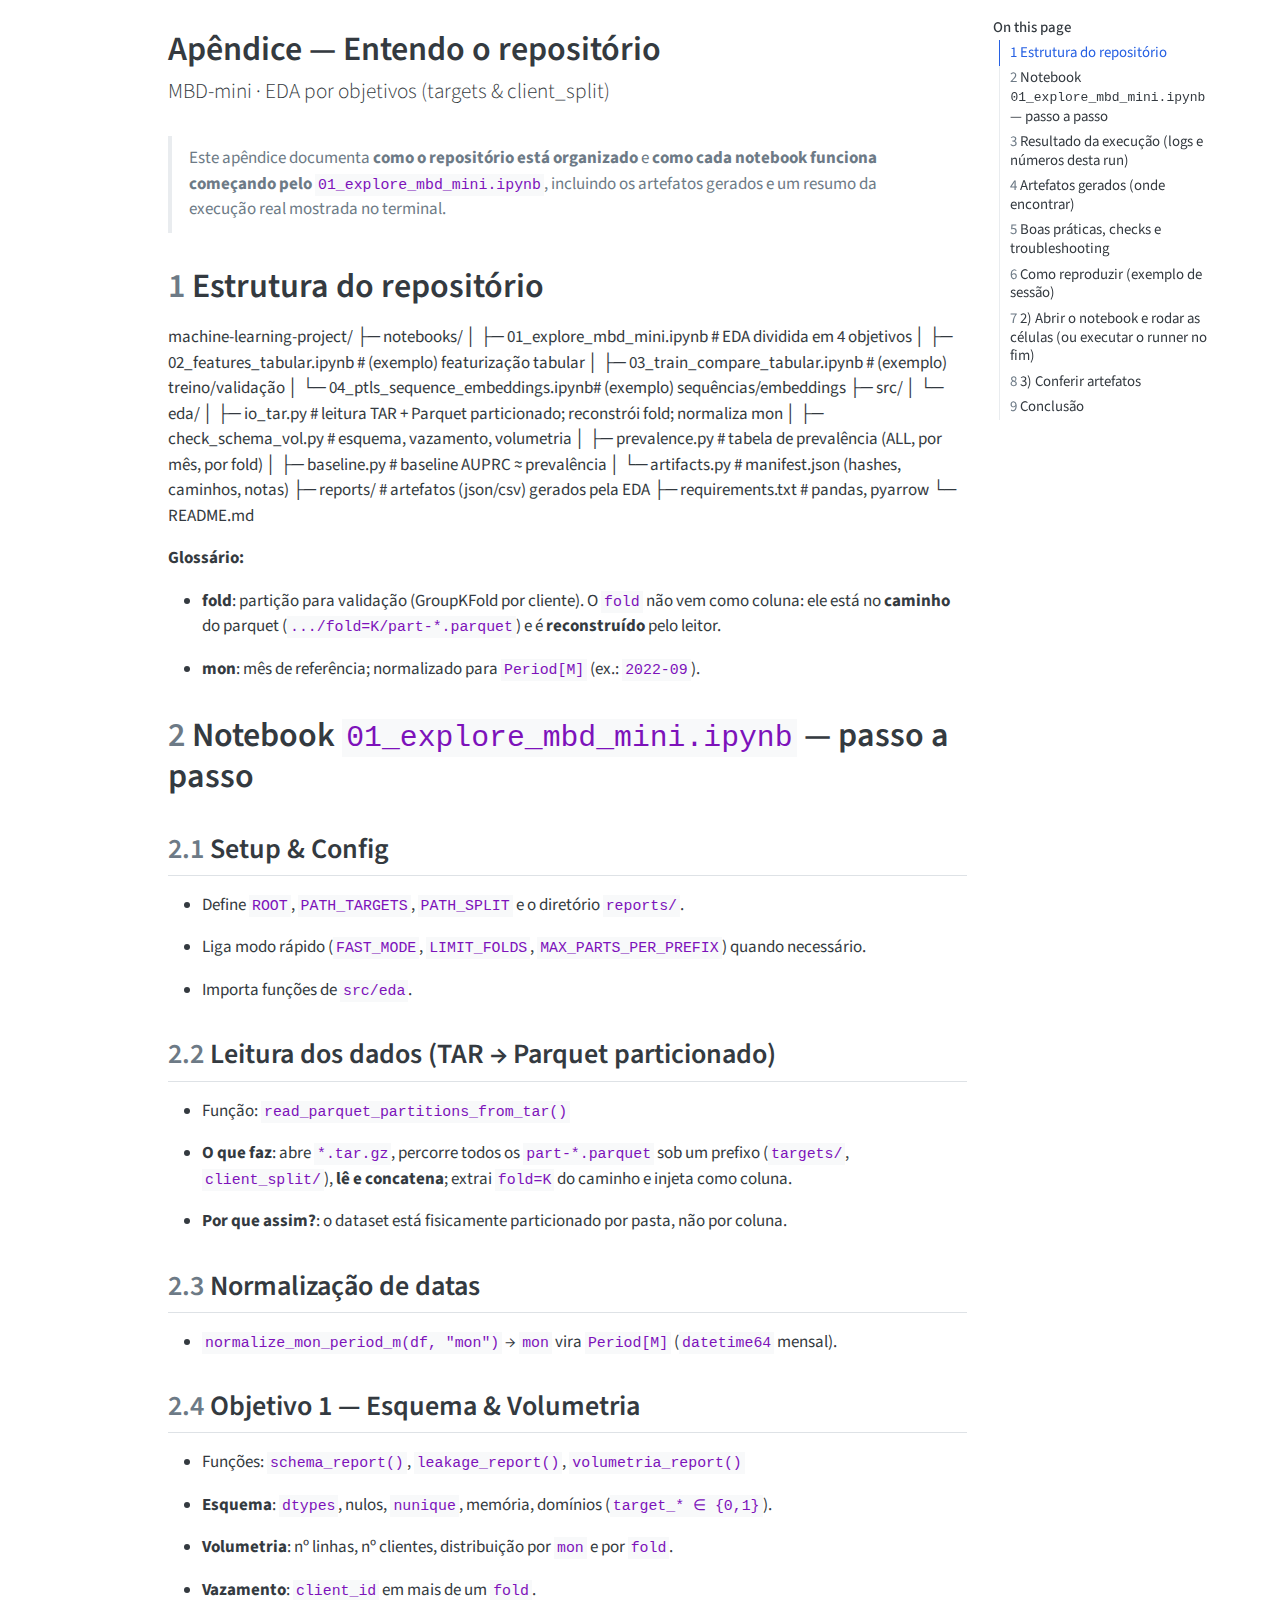
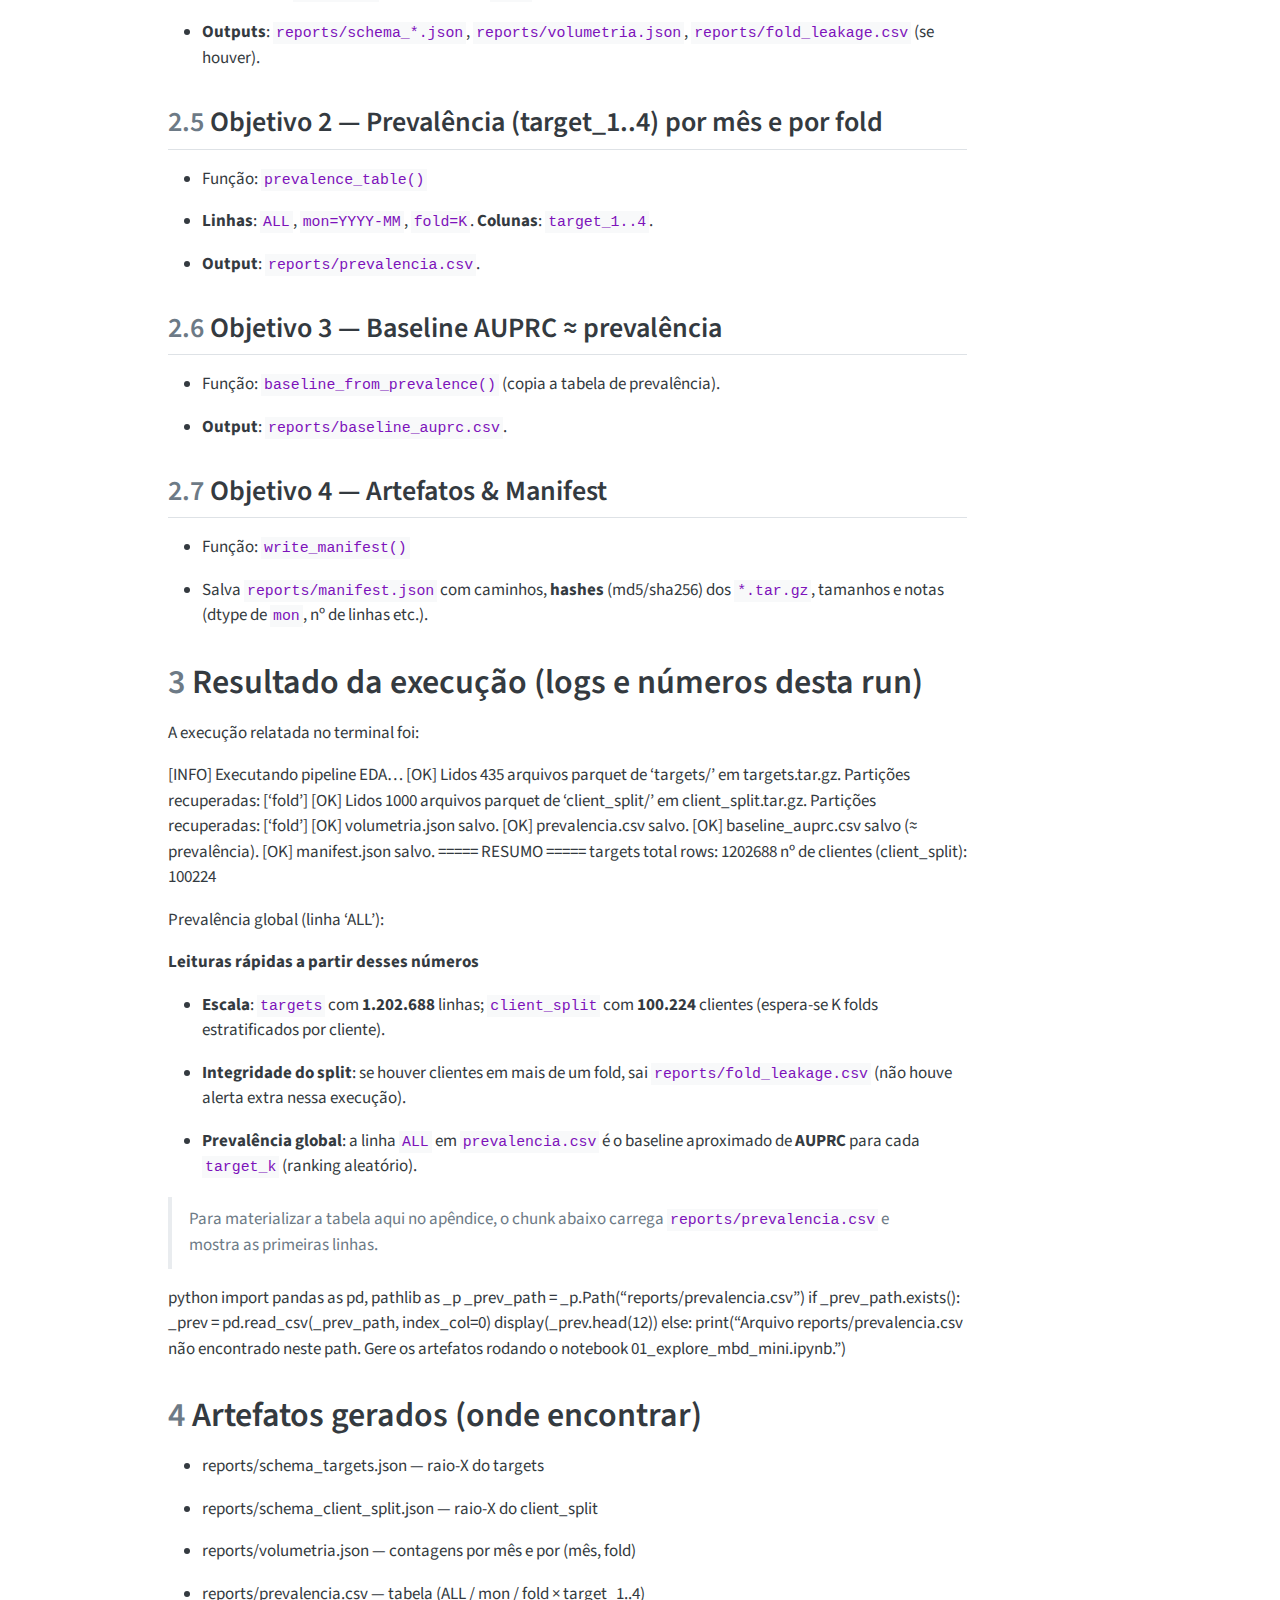
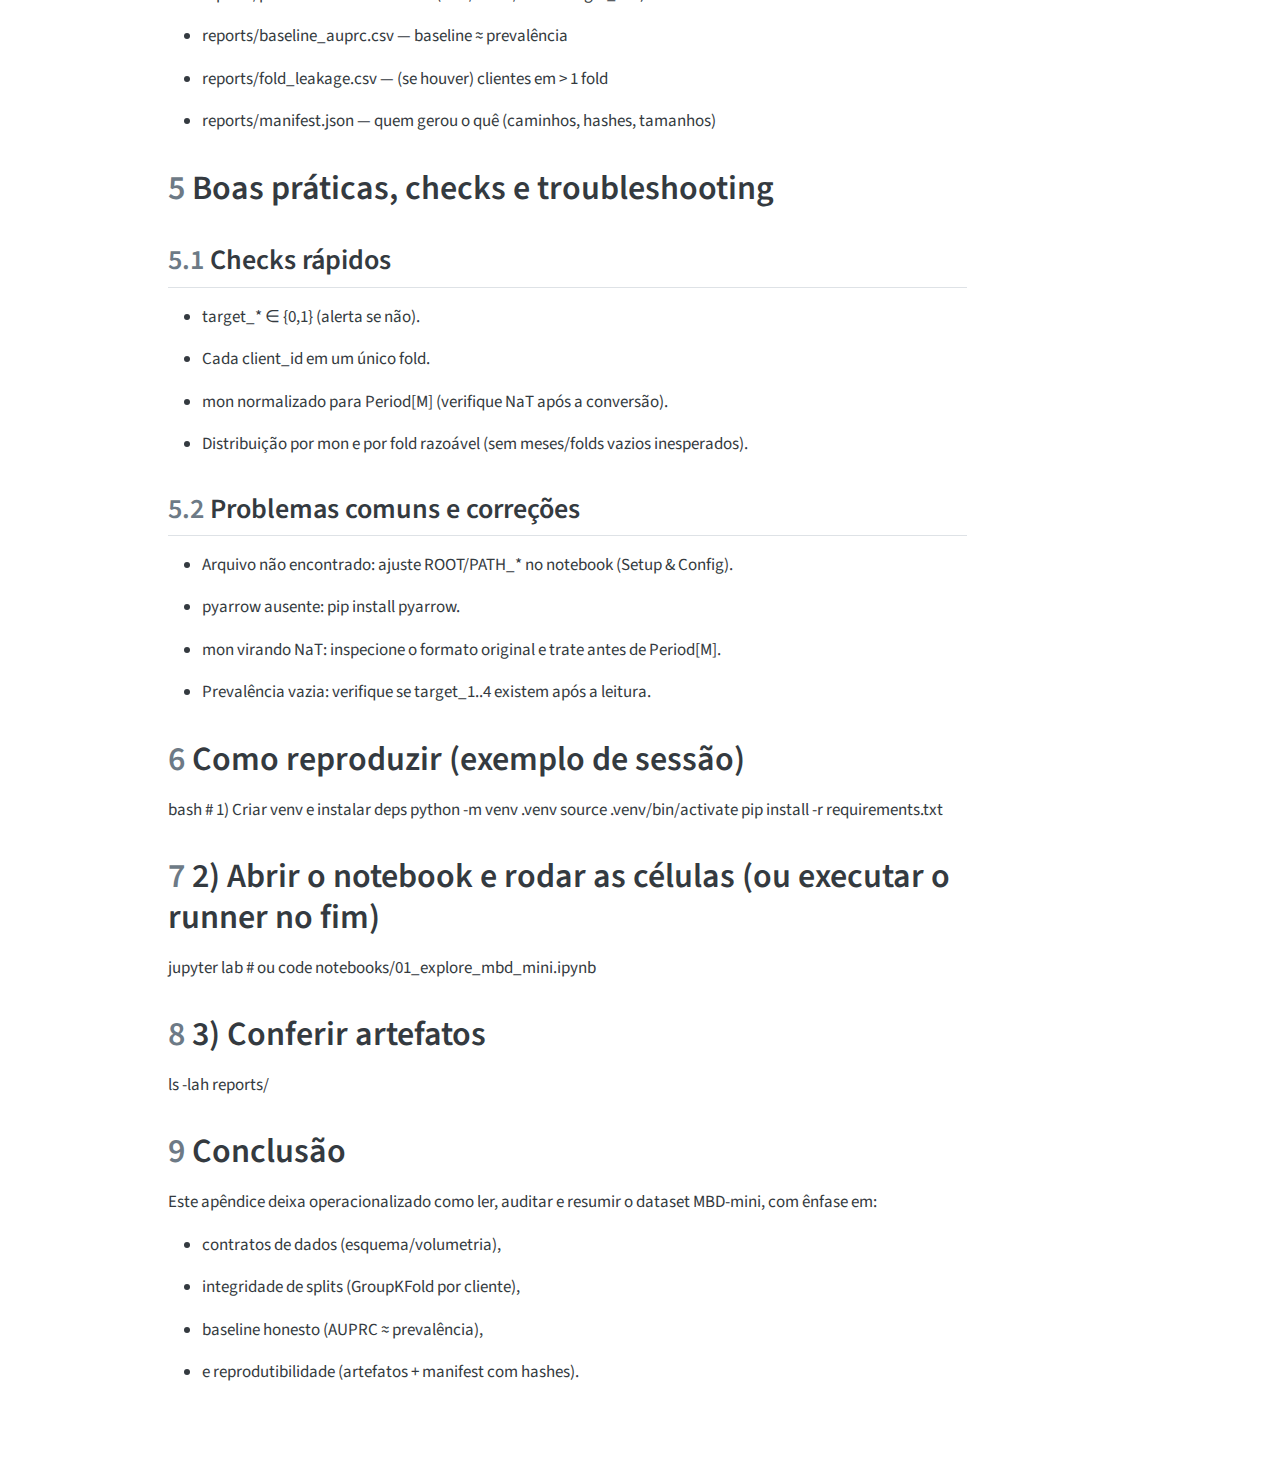
<file: docs/apendice.html>
<!DOCTYPE html>
<html xmlns="http://www.w3.org/1999/xhtml" lang="en" xml:lang="en"><head>

<meta charset="utf-8">
<meta name="generator" content="quarto-1.7.29">

<meta name="viewport" content="width=device-width, initial-scale=1.0, user-scalable=yes">


<title>Apêndice — Entendo o repositório</title>
<style>
code{white-space: pre-wrap;}
span.smallcaps{font-variant: small-caps;}
div.columns{display: flex; gap: min(4vw, 1.5em);}
div.column{flex: auto; overflow-x: auto;}
div.hanging-indent{margin-left: 1.5em; text-indent: -1.5em;}
ul.task-list{list-style: none;}
ul.task-list li input[type="checkbox"] {
  width: 0.8em;
  margin: 0 0.8em 0.2em -1em; /* quarto-specific, see https://github.com/quarto-dev/quarto-cli/issues/4556 */ 
  vertical-align: middle;
}
</style>


<script src="site_libs/quarto-nav/quarto-nav.js"></script>
<script src="site_libs/clipboard/clipboard.min.js"></script>
<script src="site_libs/quarto-search/autocomplete.umd.js"></script>
<script src="site_libs/quarto-search/fuse.min.js"></script>
<script src="site_libs/quarto-search/quarto-search.js"></script>
<meta name="quarto:offset" content="./">
<script src="site_libs/quarto-html/quarto.js" type="module"></script>
<script src="site_libs/quarto-html/tabsets/tabsets.js" type="module"></script>
<script src="site_libs/quarto-html/popper.min.js"></script>
<script src="site_libs/quarto-html/tippy.umd.min.js"></script>
<script src="site_libs/quarto-html/anchor.min.js"></script>
<link href="site_libs/quarto-html/tippy.css" rel="stylesheet">
<link href="site_libs/quarto-html/quarto-syntax-highlighting-0815c480559380816a4d1ea211a47e91.css" rel="stylesheet" id="quarto-text-highlighting-styles">
<script src="site_libs/bootstrap/bootstrap.min.js"></script>
<link href="site_libs/bootstrap/bootstrap-icons.css" rel="stylesheet">
<link href="site_libs/bootstrap/bootstrap-30a95832f1a590d68ba27e5a35dd57c6.min.css" rel="stylesheet" append-hash="true" id="quarto-bootstrap" data-mode="light">
<script id="quarto-search-options" type="application/json">{
  "location": "sidebar",
  "copy-button": false,
  "collapse-after": 3,
  "panel-placement": "start",
  "type": "textbox",
  "limit": 50,
  "keyboard-shortcut": [
    "f",
    "/",
    "s"
  ],
  "show-item-context": false,
  "language": {
    "search-no-results-text": "No results",
    "search-matching-documents-text": "matching documents",
    "search-copy-link-title": "Copy link to search",
    "search-hide-matches-text": "Hide additional matches",
    "search-more-match-text": "more match in this document",
    "search-more-matches-text": "more matches in this document",
    "search-clear-button-title": "Clear",
    "search-text-placeholder": "",
    "search-detached-cancel-button-title": "Cancel",
    "search-submit-button-title": "Submit",
    "search-label": "Search"
  }
}</script>


</head>

<body class="quarto-light">

<div id="quarto-search-results"></div>
<!-- content -->
<div id="quarto-content" class="quarto-container page-columns page-rows-contents page-layout-article">
<!-- sidebar -->
<!-- margin-sidebar -->
    <div id="quarto-margin-sidebar" class="sidebar margin-sidebar">
        <nav id="TOC" role="doc-toc" class="toc-active">
    <h2 id="toc-title">On this page</h2>
   
  <ul>
  <li><a href="#estrutura-do-repositório" id="toc-estrutura-do-repositório" class="nav-link active" data-scroll-target="#estrutura-do-repositório"><span class="header-section-number">1</span> Estrutura do repositório</a></li>
  <li><a href="#notebook-01_explore_mbd_mini.ipynb-passo-a-passo" id="toc-notebook-01_explore_mbd_mini.ipynb-passo-a-passo" class="nav-link" data-scroll-target="#notebook-01_explore_mbd_mini.ipynb-passo-a-passo"><span class="header-section-number">2</span> Notebook <code>01_explore_mbd_mini.ipynb</code> — passo a passo</a>
  <ul class="collapse">
  <li><a href="#setup-config" id="toc-setup-config" class="nav-link" data-scroll-target="#setup-config"><span class="header-section-number">2.1</span> Setup &amp; Config</a></li>
  <li><a href="#leitura-dos-dados-tar-parquet-particionado" id="toc-leitura-dos-dados-tar-parquet-particionado" class="nav-link" data-scroll-target="#leitura-dos-dados-tar-parquet-particionado"><span class="header-section-number">2.2</span> Leitura dos dados (TAR → Parquet particionado)</a></li>
  <li><a href="#normalização-de-datas" id="toc-normalização-de-datas" class="nav-link" data-scroll-target="#normalização-de-datas"><span class="header-section-number">2.3</span> Normalização de datas</a></li>
  <li><a href="#objetivo-1-esquema-volumetria" id="toc-objetivo-1-esquema-volumetria" class="nav-link" data-scroll-target="#objetivo-1-esquema-volumetria"><span class="header-section-number">2.4</span> Objetivo 1 — Esquema &amp; Volumetria</a></li>
  <li><a href="#objetivo-2-prevalência-target_1..4-por-mês-e-por-fold" id="toc-objetivo-2-prevalência-target_1..4-por-mês-e-por-fold" class="nav-link" data-scroll-target="#objetivo-2-prevalência-target_1..4-por-mês-e-por-fold"><span class="header-section-number">2.5</span> Objetivo 2 — Prevalência (target_1..4) por mês e por fold</a></li>
  <li><a href="#objetivo-3-baseline-auprc-prevalência" id="toc-objetivo-3-baseline-auprc-prevalência" class="nav-link" data-scroll-target="#objetivo-3-baseline-auprc-prevalência"><span class="header-section-number">2.6</span> Objetivo 3 — Baseline AUPRC ≈ prevalência</a></li>
  <li><a href="#objetivo-4-artefatos-manifest" id="toc-objetivo-4-artefatos-manifest" class="nav-link" data-scroll-target="#objetivo-4-artefatos-manifest"><span class="header-section-number">2.7</span> Objetivo 4 — Artefatos &amp; Manifest</a></li>
  </ul></li>
  <li><a href="#resultado-da-execução-logs-e-números-desta-run" id="toc-resultado-da-execução-logs-e-números-desta-run" class="nav-link" data-scroll-target="#resultado-da-execução-logs-e-números-desta-run"><span class="header-section-number">3</span> Resultado da execução (logs e números desta run)</a></li>
  <li><a href="#artefatos-gerados-onde-encontrar" id="toc-artefatos-gerados-onde-encontrar" class="nav-link" data-scroll-target="#artefatos-gerados-onde-encontrar"><span class="header-section-number">4</span> Artefatos gerados (onde encontrar)</a></li>
  <li><a href="#boas-práticas-checks-e-troubleshooting" id="toc-boas-práticas-checks-e-troubleshooting" class="nav-link" data-scroll-target="#boas-práticas-checks-e-troubleshooting"><span class="header-section-number">5</span> Boas práticas, checks e troubleshooting</a>
  <ul class="collapse">
  <li><a href="#checks-rápidos" id="toc-checks-rápidos" class="nav-link" data-scroll-target="#checks-rápidos"><span class="header-section-number">5.1</span> Checks rápidos</a></li>
  <li><a href="#problemas-comuns-e-correções" id="toc-problemas-comuns-e-correções" class="nav-link" data-scroll-target="#problemas-comuns-e-correções"><span class="header-section-number">5.2</span> Problemas comuns e correções</a></li>
  </ul></li>
  <li><a href="#como-reproduzir-exemplo-de-sessão" id="toc-como-reproduzir-exemplo-de-sessão" class="nav-link" data-scroll-target="#como-reproduzir-exemplo-de-sessão"><span class="header-section-number">6</span> Como reproduzir (exemplo de sessão)</a></li>
  <li><a href="#abrir-o-notebook-e-rodar-as-células-ou-executar-o-runner-no-fim" id="toc-abrir-o-notebook-e-rodar-as-células-ou-executar-o-runner-no-fim" class="nav-link" data-scroll-target="#abrir-o-notebook-e-rodar-as-células-ou-executar-o-runner-no-fim"><span class="header-section-number">7</span> 2) Abrir o notebook e rodar as células (ou executar o runner no fim)</a></li>
  <li><a href="#conferir-artefatos" id="toc-conferir-artefatos" class="nav-link" data-scroll-target="#conferir-artefatos"><span class="header-section-number">8</span> 3) Conferir artefatos</a></li>
  <li><a href="#conclusão" id="toc-conclusão" class="nav-link" data-scroll-target="#conclusão"><span class="header-section-number">9</span> Conclusão</a></li>
  </ul>
</nav>
    </div>
<!-- main -->
<main class="content" id="quarto-document-content">

<header id="title-block-header" class="quarto-title-block default">
<div class="quarto-title">
<h1 class="title">Apêndice — Entendo o repositório</h1>
<p class="subtitle lead">MBD-mini · EDA por objetivos (targets &amp; client_split)</p>
</div>



<div class="quarto-title-meta">

    
  
    
  </div>
  


</header>


<blockquote class="blockquote">
<p>Este apêndice documenta <strong>como o repositório está organizado</strong> e <strong>como cada notebook funciona começando pelo <code>01_explore_mbd_mini.ipynb</code></strong>, incluindo os artefatos gerados e um resumo da execução real mostrada no terminal.</p>
</blockquote>
<section id="estrutura-do-repositório" class="level1" data-number="1">
<h1 data-number="1"><span class="header-section-number">1</span> Estrutura do repositório</h1>
<p>machine-learning-project/ ├─ notebooks/ │ ├─ 01_explore_mbd_mini.ipynb # EDA dividida em 4 objetivos │ ├─ 02_features_tabular.ipynb # (exemplo) featurização tabular │ ├─ 03_train_compare_tabular.ipynb # (exemplo) treino/validação │ └─ 04_ptls_sequence_embeddings.ipynb# (exemplo) sequências/embeddings ├─ src/ │ └─ eda/ │ ├─ io_tar.py # leitura TAR + Parquet particionado; reconstrói fold; normaliza mon │ ├─ check_schema_vol.py # esquema, vazamento, volumetria │ ├─ prevalence.py # tabela de prevalência (ALL, por mês, por fold) │ ├─ baseline.py # baseline AUPRC ≈ prevalência │ └─ artifacts.py # manifest.json (hashes, caminhos, notas) ├─ reports/ # artefatos (json/csv) gerados pela EDA ├─ requirements.txt # pandas, pyarrow └─ README.md</p>
<p><strong>Glossário:</strong></p>
<ul>
<li><p><strong>fold</strong>: partição para validação (GroupKFold por cliente). O <code>fold</code> não vem como coluna: ele está no <strong>caminho</strong> do parquet (<code>.../fold=K/part-*.parquet</code>) e é <strong>reconstruído</strong> pelo leitor.</p></li>
<li><p><strong>mon</strong>: mês de referência; normalizado para <code>Period[M]</code> (ex.: <code>2022-09</code>).</p></li>
</ul>
</section>
<section id="notebook-01_explore_mbd_mini.ipynb-passo-a-passo" class="level1" data-number="2">
<h1 data-number="2"><span class="header-section-number">2</span> Notebook <code>01_explore_mbd_mini.ipynb</code> — passo a passo</h1>
<section id="setup-config" class="level2" data-number="2.1">
<h2 data-number="2.1" class="anchored" data-anchor-id="setup-config"><span class="header-section-number">2.1</span> Setup &amp; Config</h2>
<ul>
<li><p>Define <code>ROOT</code>, <code>PATH_TARGETS</code>, <code>PATH_SPLIT</code> e o diretório <code>reports/</code>.</p></li>
<li><p>Liga modo rápido (<code>FAST_MODE</code>, <code>LIMIT_FOLDS</code>, <code>MAX_PARTS_PER_PREFIX</code>) quando necessário.</p></li>
<li><p>Importa funções de <code>src/eda</code>.</p></li>
</ul>
</section>
<section id="leitura-dos-dados-tar-parquet-particionado" class="level2" data-number="2.2">
<h2 data-number="2.2" class="anchored" data-anchor-id="leitura-dos-dados-tar-parquet-particionado"><span class="header-section-number">2.2</span> Leitura dos dados (TAR → Parquet particionado)</h2>
<ul>
<li><p>Função: <code>read_parquet_partitions_from_tar()</code></p></li>
<li><p><strong>O que faz</strong>: abre <code>*.tar.gz</code>, percorre todos os <code>part-*.parquet</code> sob um prefixo (<code>targets/</code>, <code>client_split/</code>), <strong>lê e concatena</strong>; extrai <code>fold=K</code> do caminho e injeta como coluna.</p></li>
<li><p><strong>Por que assim?</strong>: o dataset está fisicamente particionado por pasta, não por coluna.</p></li>
</ul>
</section>
<section id="normalização-de-datas" class="level2" data-number="2.3">
<h2 data-number="2.3" class="anchored" data-anchor-id="normalização-de-datas"><span class="header-section-number">2.3</span> Normalização de datas</h2>
<ul>
<li><code>normalize_mon_period_m(df, "mon")</code> → <code>mon</code> vira <code>Period[M]</code> (<code>datetime64</code> mensal).</li>
</ul>
</section>
<section id="objetivo-1-esquema-volumetria" class="level2" data-number="2.4">
<h2 data-number="2.4" class="anchored" data-anchor-id="objetivo-1-esquema-volumetria"><span class="header-section-number">2.4</span> Objetivo 1 — Esquema &amp; Volumetria</h2>
<ul>
<li><p>Funções: <code>schema_report()</code>, <code>leakage_report()</code>, <code>volumetria_report()</code></p></li>
<li><p><strong>Esquema</strong>: <code>dtypes</code>, nulos, <code>nunique</code>, memória, domínios (<code>target_* ∈ {0,1}</code>).</p></li>
<li><p><strong>Volumetria</strong>: nº linhas, nº clientes, distribuição por <code>mon</code> e por <code>fold</code>.</p></li>
<li><p><strong>Vazamento</strong>: <code>client_id</code> em mais de um <code>fold</code>.</p></li>
<li><p><strong>Outputs</strong>: <code>reports/schema_*.json</code>, <code>reports/volumetria.json</code>, <code>reports/fold_leakage.csv</code> (se houver).</p></li>
</ul>
</section>
<section id="objetivo-2-prevalência-target_1..4-por-mês-e-por-fold" class="level2" data-number="2.5">
<h2 data-number="2.5" class="anchored" data-anchor-id="objetivo-2-prevalência-target_1..4-por-mês-e-por-fold"><span class="header-section-number">2.5</span> Objetivo 2 — Prevalência (target_1..4) por mês e por fold</h2>
<ul>
<li><p>Função: <code>prevalence_table()</code></p></li>
<li><p><strong>Linhas</strong>: <code>ALL</code>, <code>mon=YYYY-MM</code>, <code>fold=K</code>. <strong>Colunas</strong>: <code>target_1..4</code>.</p></li>
<li><p><strong>Output</strong>: <code>reports/prevalencia.csv</code>.</p></li>
</ul>
</section>
<section id="objetivo-3-baseline-auprc-prevalência" class="level2" data-number="2.6">
<h2 data-number="2.6" class="anchored" data-anchor-id="objetivo-3-baseline-auprc-prevalência"><span class="header-section-number">2.6</span> Objetivo 3 — Baseline AUPRC ≈ prevalência</h2>
<ul>
<li><p>Função: <code>baseline_from_prevalence()</code> (copia a tabela de prevalência).</p></li>
<li><p><strong>Output</strong>: <code>reports/baseline_auprc.csv</code>.</p></li>
</ul>
</section>
<section id="objetivo-4-artefatos-manifest" class="level2" data-number="2.7">
<h2 data-number="2.7" class="anchored" data-anchor-id="objetivo-4-artefatos-manifest"><span class="header-section-number">2.7</span> Objetivo 4 — Artefatos &amp; Manifest</h2>
<ul>
<li><p>Função: <code>write_manifest()</code></p></li>
<li><p>Salva <code>reports/manifest.json</code> com caminhos, <strong>hashes</strong> (md5/sha256) dos <code>*.tar.gz</code>, tamanhos e notas (dtype de <code>mon</code>, nº de linhas etc.).</p></li>
</ul>
</section>
</section>
<section id="resultado-da-execução-logs-e-números-desta-run" class="level1" data-number="3">
<h1 data-number="3"><span class="header-section-number">3</span> Resultado da execução (logs e números desta run)</h1>
<p>A execução relatada no terminal foi:</p>
<p>[INFO] Executando pipeline EDA… [OK] Lidos 435 arquivos parquet de ‘targets/’ em targets.tar.gz. Partições recuperadas: [‘fold’] [OK] Lidos 1000 arquivos parquet de ‘client_split/’ em client_split.tar.gz. Partições recuperadas: [‘fold’] [OK] volumetria.json salvo. [OK] prevalencia.csv salvo. [OK] baseline_auprc.csv salvo (≈ prevalência). [OK] manifest.json salvo. ===== RESUMO ===== targets total rows: 1202688 nº de clientes (client_split): 100224</p>
<p>Prevalência global (linha ‘ALL’):</p>
<p><strong>Leituras rápidas a partir desses números</strong></p>
<ul>
<li><p><strong>Escala</strong>: <code>targets</code> com <strong>1.202.688</strong> linhas; <code>client_split</code> com <strong>100.224</strong> clientes (espera-se K folds estratificados por cliente).</p></li>
<li><p><strong>Integridade do split</strong>: se houver clientes em mais de um fold, sai <code>reports/fold_leakage.csv</code> (não houve alerta extra nessa execução).</p></li>
<li><p><strong>Prevalência global</strong>: a linha <code>ALL</code> em <code>prevalencia.csv</code> é o baseline aproximado de <strong>AUPRC</strong> para cada <code>target_k</code> (ranking aleatório).</p></li>
</ul>
<blockquote class="blockquote">
<p>Para materializar a tabela aqui no apêndice, o chunk abaixo carrega <code>reports/prevalencia.csv</code> e mostra as primeiras linhas.</p>
</blockquote>
<p>python import pandas as pd, pathlib as _p _prev_path = _p.Path(“reports/prevalencia.csv”) if _prev_path.exists(): _prev = pd.read_csv(_prev_path, index_col=0) display(_prev.head(12)) else: print(“Arquivo reports/prevalencia.csv não encontrado neste path. Gere os artefatos rodando o notebook 01_explore_mbd_mini.ipynb.”)</p>
</section>
<section id="artefatos-gerados-onde-encontrar" class="level1" data-number="4">
<h1 data-number="4"><span class="header-section-number">4</span> Artefatos gerados (onde encontrar)</h1>
<ul>
<li><p>reports/schema_targets.json — raio-X do targets</p></li>
<li><p>reports/schema_client_split.json — raio-X do client_split</p></li>
<li><p>reports/volumetria.json — contagens por mês e por (mês, fold)</p></li>
<li><p>reports/prevalencia.csv — tabela (ALL / mon / fold × target_1..4)</p></li>
<li><p>reports/baseline_auprc.csv — baseline ≈ prevalência</p></li>
<li><p>reports/fold_leakage.csv — (se houver) clientes em &gt; 1 fold</p></li>
<li><p>reports/manifest.json — quem gerou o quê (caminhos, hashes, tamanhos)</p></li>
</ul>
</section>
<section id="boas-práticas-checks-e-troubleshooting" class="level1" data-number="5">
<h1 data-number="5"><span class="header-section-number">5</span> Boas práticas, checks e troubleshooting</h1>
<section id="checks-rápidos" class="level2" data-number="5.1">
<h2 data-number="5.1" class="anchored" data-anchor-id="checks-rápidos"><span class="header-section-number">5.1</span> Checks rápidos</h2>
<ul>
<li><p>target_* ∈ {0,1} (alerta se não).</p></li>
<li><p>Cada client_id em um único fold.</p></li>
<li><p>mon normalizado para Period[M] (verifique NaT após a conversão).</p></li>
<li><p>Distribuição por mon e por fold razoável (sem meses/folds vazios inesperados).</p></li>
</ul>
</section>
<section id="problemas-comuns-e-correções" class="level2" data-number="5.2">
<h2 data-number="5.2" class="anchored" data-anchor-id="problemas-comuns-e-correções"><span class="header-section-number">5.2</span> Problemas comuns e correções</h2>
<ul>
<li><p>Arquivo não encontrado: ajuste ROOT/PATH_* no notebook (Setup &amp; Config).</p></li>
<li><p>pyarrow ausente: pip install pyarrow.</p></li>
<li><p>mon virando NaT: inspecione o formato original e trate antes de Period[M].</p></li>
<li><p>Prevalência vazia: verifique se target_1..4 existem após a leitura.</p></li>
</ul>
</section>
</section>
<section id="como-reproduzir-exemplo-de-sessão" class="level1" data-number="6">
<h1 data-number="6"><span class="header-section-number">6</span> Como reproduzir (exemplo de sessão)</h1>
<p>bash # 1) Criar venv e instalar deps python -m venv .venv source .venv/bin/activate pip install -r requirements.txt</p>
</section>
<section id="abrir-o-notebook-e-rodar-as-células-ou-executar-o-runner-no-fim" class="level1" data-number="7">
<h1 data-number="7"><span class="header-section-number">7</span> 2) Abrir o notebook e rodar as células (ou executar o runner no fim)</h1>
<p>jupyter lab # ou code notebooks/01_explore_mbd_mini.ipynb</p>
</section>
<section id="conferir-artefatos" class="level1" data-number="8">
<h1 data-number="8"><span class="header-section-number">8</span> 3) Conferir artefatos</h1>
<p>ls -lah reports/</p>
</section>
<section id="conclusão" class="level1" data-number="9">
<h1 data-number="9"><span class="header-section-number">9</span> Conclusão</h1>
<p>Este apêndice deixa operacionalizado como ler, auditar e resumir o dataset MBD-mini, com ênfase em:</p>
<ul>
<li><p>contratos de dados (esquema/volumetria),</p></li>
<li><p>integridade de splits (GroupKFold por cliente),</p></li>
<li><p>baseline honesto (AUPRC ≈ prevalência),</p></li>
<li><p>e reprodutibilidade (artefatos + manifest com hashes).</p></li>
</ul>


</section>

</main> <!-- /main -->
<script id="quarto-html-after-body" type="application/javascript">
  window.document.addEventListener("DOMContentLoaded", function (event) {
    const icon = "";
    const anchorJS = new window.AnchorJS();
    anchorJS.options = {
      placement: 'right',
      icon: icon
    };
    anchorJS.add('.anchored');
    const isCodeAnnotation = (el) => {
      for (const clz of el.classList) {
        if (clz.startsWith('code-annotation-')) {                     
          return true;
        }
      }
      return false;
    }
    const onCopySuccess = function(e) {
      // button target
      const button = e.trigger;
      // don't keep focus
      button.blur();
      // flash "checked"
      button.classList.add('code-copy-button-checked');
      var currentTitle = button.getAttribute("title");
      button.setAttribute("title", "Copied!");
      let tooltip;
      if (window.bootstrap) {
        button.setAttribute("data-bs-toggle", "tooltip");
        button.setAttribute("data-bs-placement", "left");
        button.setAttribute("data-bs-title", "Copied!");
        tooltip = new bootstrap.Tooltip(button, 
          { trigger: "manual", 
            customClass: "code-copy-button-tooltip",
            offset: [0, -8]});
        tooltip.show();    
      }
      setTimeout(function() {
        if (tooltip) {
          tooltip.hide();
          button.removeAttribute("data-bs-title");
          button.removeAttribute("data-bs-toggle");
          button.removeAttribute("data-bs-placement");
        }
        button.setAttribute("title", currentTitle);
        button.classList.remove('code-copy-button-checked');
      }, 1000);
      // clear code selection
      e.clearSelection();
    }
    const getTextToCopy = function(trigger) {
        const codeEl = trigger.previousElementSibling.cloneNode(true);
        for (const childEl of codeEl.children) {
          if (isCodeAnnotation(childEl)) {
            childEl.remove();
          }
        }
        return codeEl.innerText;
    }
    const clipboard = new window.ClipboardJS('.code-copy-button:not([data-in-quarto-modal])', {
      text: getTextToCopy
    });
    clipboard.on('success', onCopySuccess);
    if (window.document.getElementById('quarto-embedded-source-code-modal')) {
      const clipboardModal = new window.ClipboardJS('.code-copy-button[data-in-quarto-modal]', {
        text: getTextToCopy,
        container: window.document.getElementById('quarto-embedded-source-code-modal')
      });
      clipboardModal.on('success', onCopySuccess);
    }
      var localhostRegex = new RegExp(/^(?:http|https):\/\/localhost\:?[0-9]*\//);
      var mailtoRegex = new RegExp(/^mailto:/);
        var filterRegex = new RegExp('/' + window.location.host + '/');
      var isInternal = (href) => {
          return filterRegex.test(href) || localhostRegex.test(href) || mailtoRegex.test(href);
      }
      // Inspect non-navigation links and adorn them if external
     var links = window.document.querySelectorAll('a[href]:not(.nav-link):not(.navbar-brand):not(.toc-action):not(.sidebar-link):not(.sidebar-item-toggle):not(.pagination-link):not(.no-external):not([aria-hidden]):not(.dropdown-item):not(.quarto-navigation-tool):not(.about-link)');
      for (var i=0; i<links.length; i++) {
        const link = links[i];
        if (!isInternal(link.href)) {
          // undo the damage that might have been done by quarto-nav.js in the case of
          // links that we want to consider external
          if (link.dataset.originalHref !== undefined) {
            link.href = link.dataset.originalHref;
          }
        }
      }
    function tippyHover(el, contentFn, onTriggerFn, onUntriggerFn) {
      const config = {
        allowHTML: true,
        maxWidth: 500,
        delay: 100,
        arrow: false,
        appendTo: function(el) {
            return el.parentElement;
        },
        interactive: true,
        interactiveBorder: 10,
        theme: 'quarto',
        placement: 'bottom-start',
      };
      if (contentFn) {
        config.content = contentFn;
      }
      if (onTriggerFn) {
        config.onTrigger = onTriggerFn;
      }
      if (onUntriggerFn) {
        config.onUntrigger = onUntriggerFn;
      }
      window.tippy(el, config); 
    }
    const noterefs = window.document.querySelectorAll('a[role="doc-noteref"]');
    for (var i=0; i<noterefs.length; i++) {
      const ref = noterefs[i];
      tippyHover(ref, function() {
        // use id or data attribute instead here
        let href = ref.getAttribute('data-footnote-href') || ref.getAttribute('href');
        try { href = new URL(href).hash; } catch {}
        const id = href.replace(/^#\/?/, "");
        const note = window.document.getElementById(id);
        if (note) {
          return note.innerHTML;
        } else {
          return "";
        }
      });
    }
    const xrefs = window.document.querySelectorAll('a.quarto-xref');
    const processXRef = (id, note) => {
      // Strip column container classes
      const stripColumnClz = (el) => {
        el.classList.remove("page-full", "page-columns");
        if (el.children) {
          for (const child of el.children) {
            stripColumnClz(child);
          }
        }
      }
      stripColumnClz(note)
      if (id === null || id.startsWith('sec-')) {
        // Special case sections, only their first couple elements
        const container = document.createElement("div");
        if (note.children && note.children.length > 2) {
          container.appendChild(note.children[0].cloneNode(true));
          for (let i = 1; i < note.children.length; i++) {
            const child = note.children[i];
            if (child.tagName === "P" && child.innerText === "") {
              continue;
            } else {
              container.appendChild(child.cloneNode(true));
              break;
            }
          }
          if (window.Quarto?.typesetMath) {
            window.Quarto.typesetMath(container);
          }
          return container.innerHTML
        } else {
          if (window.Quarto?.typesetMath) {
            window.Quarto.typesetMath(note);
          }
          return note.innerHTML;
        }
      } else {
        // Remove any anchor links if they are present
        const anchorLink = note.querySelector('a.anchorjs-link');
        if (anchorLink) {
          anchorLink.remove();
        }
        if (window.Quarto?.typesetMath) {
          window.Quarto.typesetMath(note);
        }
        if (note.classList.contains("callout")) {
          return note.outerHTML;
        } else {
          return note.innerHTML;
        }
      }
    }
    for (var i=0; i<xrefs.length; i++) {
      const xref = xrefs[i];
      tippyHover(xref, undefined, function(instance) {
        instance.disable();
        let url = xref.getAttribute('href');
        let hash = undefined; 
        if (url.startsWith('#')) {
          hash = url;
        } else {
          try { hash = new URL(url).hash; } catch {}
        }
        if (hash) {
          const id = hash.replace(/^#\/?/, "");
          const note = window.document.getElementById(id);
          if (note !== null) {
            try {
              const html = processXRef(id, note.cloneNode(true));
              instance.setContent(html);
            } finally {
              instance.enable();
              instance.show();
            }
          } else {
            // See if we can fetch this
            fetch(url.split('#')[0])
            .then(res => res.text())
            .then(html => {
              const parser = new DOMParser();
              const htmlDoc = parser.parseFromString(html, "text/html");
              const note = htmlDoc.getElementById(id);
              if (note !== null) {
                const html = processXRef(id, note);
                instance.setContent(html);
              } 
            }).finally(() => {
              instance.enable();
              instance.show();
            });
          }
        } else {
          // See if we can fetch a full url (with no hash to target)
          // This is a special case and we should probably do some content thinning / targeting
          fetch(url)
          .then(res => res.text())
          .then(html => {
            const parser = new DOMParser();
            const htmlDoc = parser.parseFromString(html, "text/html");
            const note = htmlDoc.querySelector('main.content');
            if (note !== null) {
              // This should only happen for chapter cross references
              // (since there is no id in the URL)
              // remove the first header
              if (note.children.length > 0 && note.children[0].tagName === "HEADER") {
                note.children[0].remove();
              }
              const html = processXRef(null, note);
              instance.setContent(html);
            } 
          }).finally(() => {
            instance.enable();
            instance.show();
          });
        }
      }, function(instance) {
      });
    }
        let selectedAnnoteEl;
        const selectorForAnnotation = ( cell, annotation) => {
          let cellAttr = 'data-code-cell="' + cell + '"';
          let lineAttr = 'data-code-annotation="' +  annotation + '"';
          const selector = 'span[' + cellAttr + '][' + lineAttr + ']';
          return selector;
        }
        const selectCodeLines = (annoteEl) => {
          const doc = window.document;
          const targetCell = annoteEl.getAttribute("data-target-cell");
          const targetAnnotation = annoteEl.getAttribute("data-target-annotation");
          const annoteSpan = window.document.querySelector(selectorForAnnotation(targetCell, targetAnnotation));
          const lines = annoteSpan.getAttribute("data-code-lines").split(",");
          const lineIds = lines.map((line) => {
            return targetCell + "-" + line;
          })
          let top = null;
          let height = null;
          let parent = null;
          if (lineIds.length > 0) {
              //compute the position of the single el (top and bottom and make a div)
              const el = window.document.getElementById(lineIds[0]);
              top = el.offsetTop;
              height = el.offsetHeight;
              parent = el.parentElement.parentElement;
            if (lineIds.length > 1) {
              const lastEl = window.document.getElementById(lineIds[lineIds.length - 1]);
              const bottom = lastEl.offsetTop + lastEl.offsetHeight;
              height = bottom - top;
            }
            if (top !== null && height !== null && parent !== null) {
              // cook up a div (if necessary) and position it 
              let div = window.document.getElementById("code-annotation-line-highlight");
              if (div === null) {
                div = window.document.createElement("div");
                div.setAttribute("id", "code-annotation-line-highlight");
                div.style.position = 'absolute';
                parent.appendChild(div);
              }
              div.style.top = top - 2 + "px";
              div.style.height = height + 4 + "px";
              div.style.left = 0;
              let gutterDiv = window.document.getElementById("code-annotation-line-highlight-gutter");
              if (gutterDiv === null) {
                gutterDiv = window.document.createElement("div");
                gutterDiv.setAttribute("id", "code-annotation-line-highlight-gutter");
                gutterDiv.style.position = 'absolute';
                const codeCell = window.document.getElementById(targetCell);
                const gutter = codeCell.querySelector('.code-annotation-gutter');
                gutter.appendChild(gutterDiv);
              }
              gutterDiv.style.top = top - 2 + "px";
              gutterDiv.style.height = height + 4 + "px";
            }
            selectedAnnoteEl = annoteEl;
          }
        };
        const unselectCodeLines = () => {
          const elementsIds = ["code-annotation-line-highlight", "code-annotation-line-highlight-gutter"];
          elementsIds.forEach((elId) => {
            const div = window.document.getElementById(elId);
            if (div) {
              div.remove();
            }
          });
          selectedAnnoteEl = undefined;
        };
          // Handle positioning of the toggle
      window.addEventListener(
        "resize",
        throttle(() => {
          elRect = undefined;
          if (selectedAnnoteEl) {
            selectCodeLines(selectedAnnoteEl);
          }
        }, 10)
      );
      function throttle(fn, ms) {
      let throttle = false;
      let timer;
        return (...args) => {
          if(!throttle) { // first call gets through
              fn.apply(this, args);
              throttle = true;
          } else { // all the others get throttled
              if(timer) clearTimeout(timer); // cancel #2
              timer = setTimeout(() => {
                fn.apply(this, args);
                timer = throttle = false;
              }, ms);
          }
        };
      }
        // Attach click handler to the DT
        const annoteDls = window.document.querySelectorAll('dt[data-target-cell]');
        for (const annoteDlNode of annoteDls) {
          annoteDlNode.addEventListener('click', (event) => {
            const clickedEl = event.target;
            if (clickedEl !== selectedAnnoteEl) {
              unselectCodeLines();
              const activeEl = window.document.querySelector('dt[data-target-cell].code-annotation-active');
              if (activeEl) {
                activeEl.classList.remove('code-annotation-active');
              }
              selectCodeLines(clickedEl);
              clickedEl.classList.add('code-annotation-active');
            } else {
              // Unselect the line
              unselectCodeLines();
              clickedEl.classList.remove('code-annotation-active');
            }
          });
        }
    const findCites = (el) => {
      const parentEl = el.parentElement;
      if (parentEl) {
        const cites = parentEl.dataset.cites;
        if (cites) {
          return {
            el,
            cites: cites.split(' ')
          };
        } else {
          return findCites(el.parentElement)
        }
      } else {
        return undefined;
      }
    };
    var bibliorefs = window.document.querySelectorAll('a[role="doc-biblioref"]');
    for (var i=0; i<bibliorefs.length; i++) {
      const ref = bibliorefs[i];
      const citeInfo = findCites(ref);
      if (citeInfo) {
        tippyHover(citeInfo.el, function() {
          var popup = window.document.createElement('div');
          citeInfo.cites.forEach(function(cite) {
            var citeDiv = window.document.createElement('div');
            citeDiv.classList.add('hanging-indent');
            citeDiv.classList.add('csl-entry');
            var biblioDiv = window.document.getElementById('ref-' + cite);
            if (biblioDiv) {
              citeDiv.innerHTML = biblioDiv.innerHTML;
            }
            popup.appendChild(citeDiv);
          });
          return popup.innerHTML;
        });
      }
    }
  });
  </script>
</div> <!-- /content -->




</body></html>
</file>
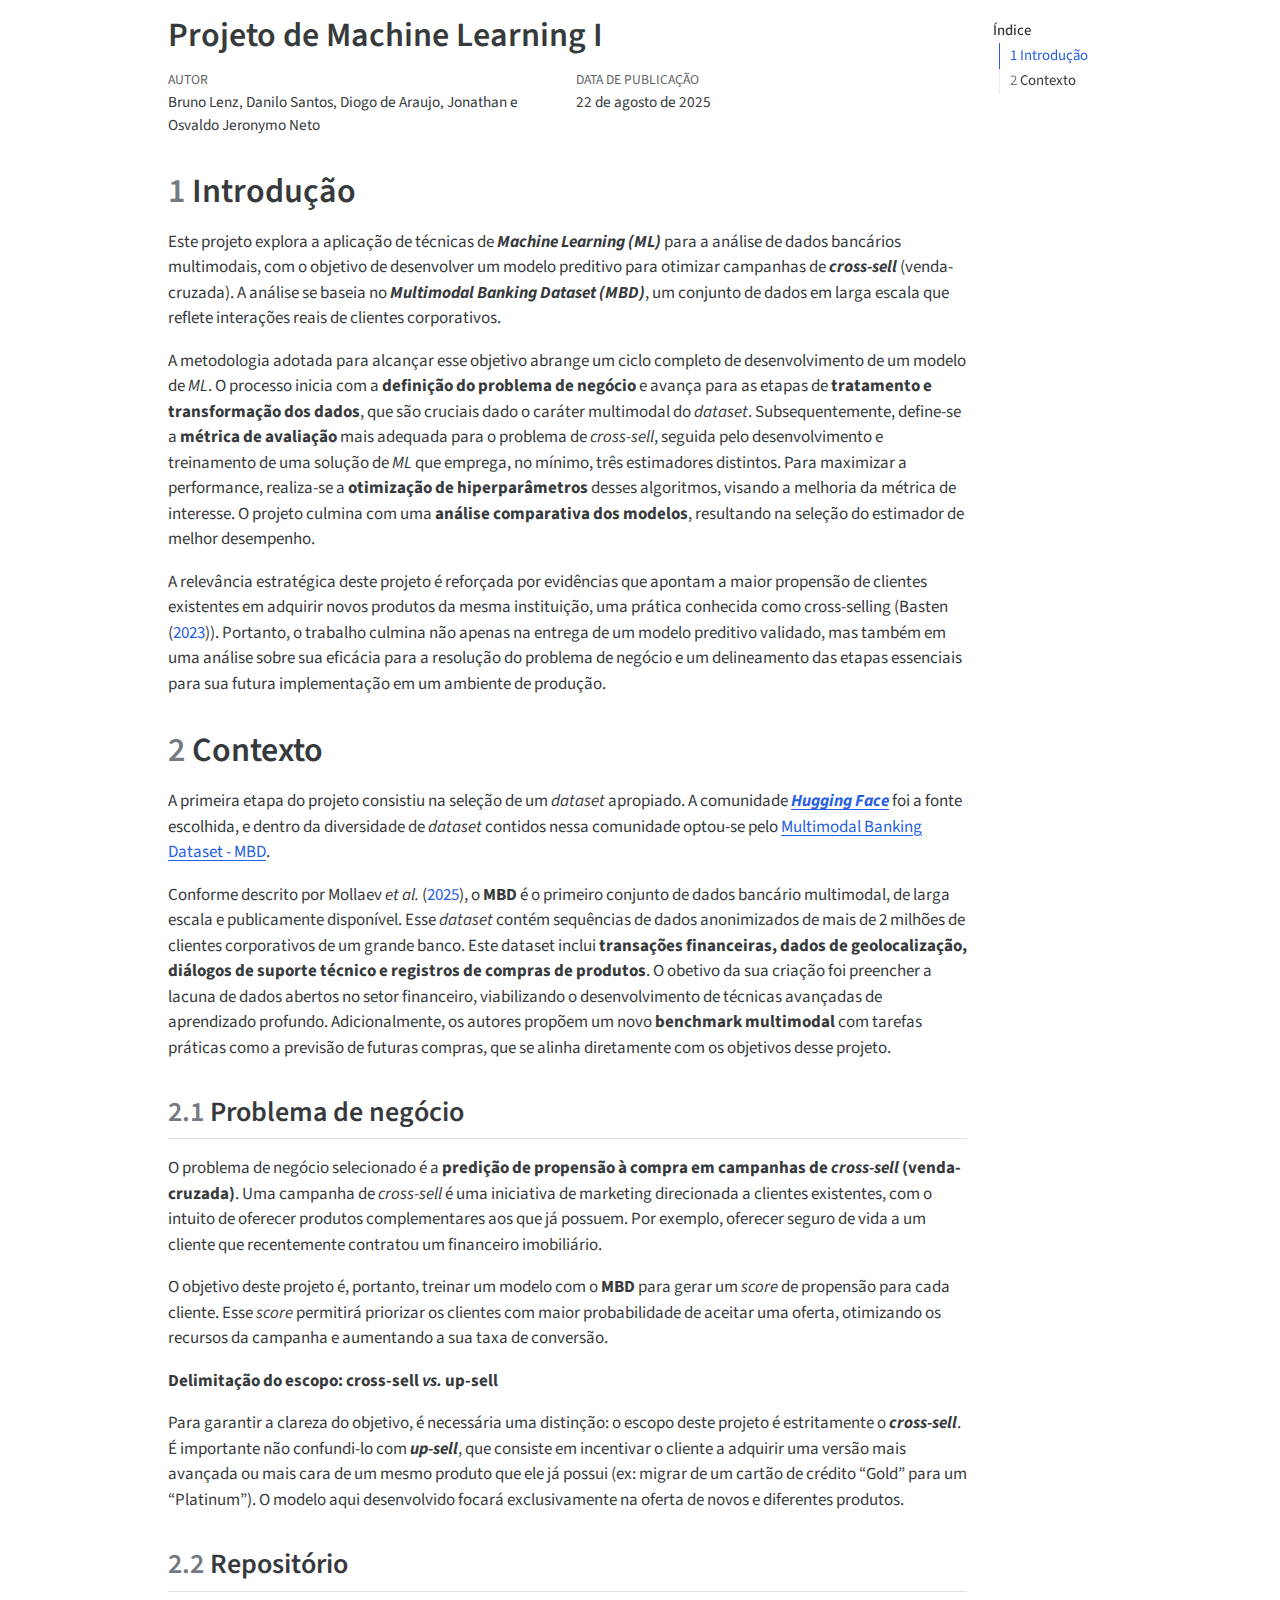
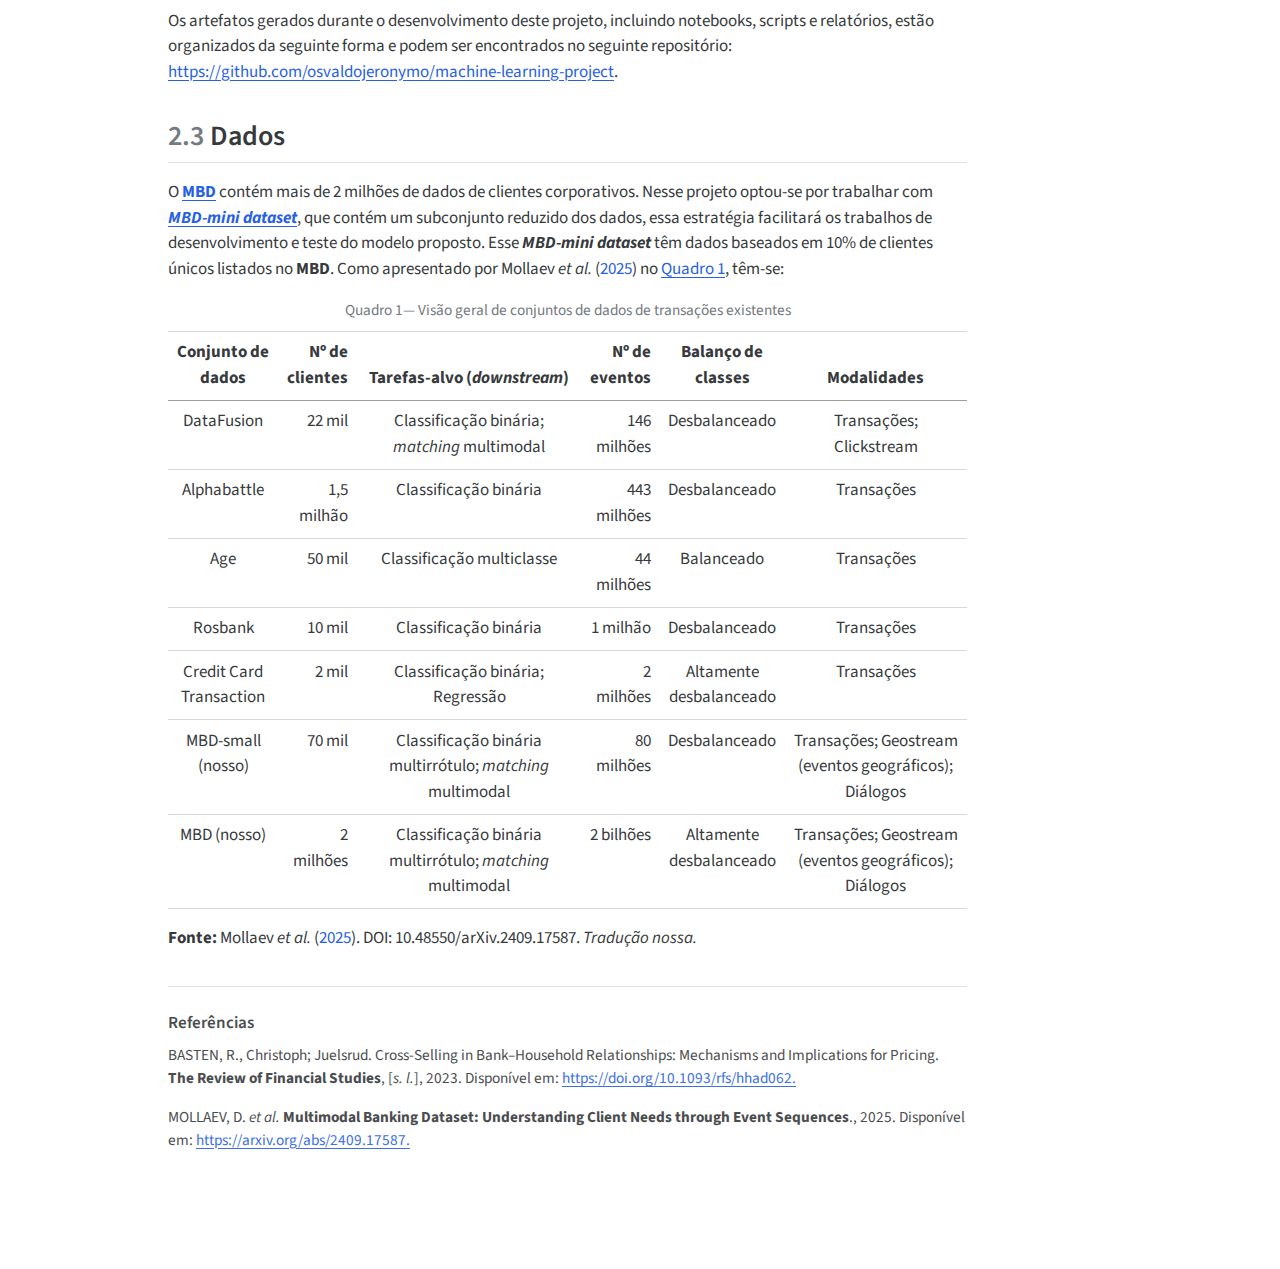
<file: rstudio-export/machine_learning_project.html>
<!DOCTYPE html>
<html xmlns="http://www.w3.org/1999/xhtml" lang="pt-BR" xml:lang="pt-BR"><head>

<meta charset="utf-8">
<meta name="generator" content="quarto-1.7.29">

<meta name="viewport" content="width=device-width, initial-scale=1.0, user-scalable=yes">

<meta name="author" content="Bruno Lenz, Danilo Santos, Diogo de Araujo, Jonathan e Osvaldo Jeronymo Neto">

<title>Projeto de Machine Learning I</title>
<style>
code{white-space: pre-wrap;}
span.smallcaps{font-variant: small-caps;}
div.columns{display: flex; gap: min(4vw, 1.5em);}
div.column{flex: auto; overflow-x: auto;}
div.hanging-indent{margin-left: 1.5em; text-indent: -1.5em;}
ul.task-list{list-style: none;}
ul.task-list li input[type="checkbox"] {
  width: 0.8em;
  margin: 0 0.8em 0.2em -1em; /* quarto-specific, see https://github.com/quarto-dev/quarto-cli/issues/4556 */ 
  vertical-align: middle;
}
/* CSS for citations */
div.csl-bib-body { }
div.csl-entry {
  clear: both;
  margin-bottom: 1em;
}
.hanging-indent div.csl-entry {
  margin-left:2em;
  text-indent:-2em;
}
div.csl-left-margin {
  min-width:2em;
  float:left;
}
div.csl-right-inline {
  margin-left:2em;
  padding-left:1em;
}
div.csl-indent {
  margin-left: 2em;
}</style>


<script src="machine_learning_project_files/libs/clipboard/clipboard.min.js"></script>
<script src="machine_learning_project_files/libs/quarto-html/quarto.js" type="module"></script>
<script src="machine_learning_project_files/libs/quarto-html/tabsets/tabsets.js" type="module"></script>
<script src="machine_learning_project_files/libs/quarto-html/popper.min.js"></script>
<script src="machine_learning_project_files/libs/quarto-html/tippy.umd.min.js"></script>
<script src="machine_learning_project_files/libs/quarto-html/anchor.min.js"></script>
<link href="machine_learning_project_files/libs/quarto-html/tippy.css" rel="stylesheet">
<link href="machine_learning_project_files/libs/quarto-html/quarto-syntax-highlighting-0815c480559380816a4d1ea211a47e91.css" rel="stylesheet" id="quarto-text-highlighting-styles">
<script src="machine_learning_project_files/libs/bootstrap/bootstrap.min.js"></script>
<link href="machine_learning_project_files/libs/bootstrap/bootstrap-icons.css" rel="stylesheet">
<link href="machine_learning_project_files/libs/bootstrap/bootstrap-7bfc445d5145ff0366b23f01516eeac7.min.css" rel="stylesheet" append-hash="true" id="quarto-bootstrap" data-mode="light">


</head>

<body class="quarto-light">

<div id="quarto-content" class="page-columns page-rows-contents page-layout-article">
<div id="quarto-margin-sidebar" class="sidebar margin-sidebar">
  <nav id="TOC" role="doc-toc" class="toc-active">
    <h2 id="toc-title">Índice</h2>
   
  <ul>
  <li><a href="#introdução" id="toc-introdução" class="nav-link active" data-scroll-target="#introdução"><span class="header-section-number">1</span> Introdução</a></li>
  <li><a href="#contexto" id="toc-contexto" class="nav-link" data-scroll-target="#contexto"><span class="header-section-number">2</span> Contexto</a>
  <ul class="collapse">
  <li><a href="#problema-de-negócio" id="toc-problema-de-negócio" class="nav-link" data-scroll-target="#problema-de-negócio"><span class="header-section-number">2.1</span> Problema de negócio</a></li>
  <li><a href="#repositório" id="toc-repositório" class="nav-link" data-scroll-target="#repositório"><span class="header-section-number">2.2</span> Repositório</a></li>
  <li><a href="#dados" id="toc-dados" class="nav-link" data-scroll-target="#dados"><span class="header-section-number">2.3</span> Dados</a></li>
  </ul></li>
  </ul>
</nav>
</div>
<main class="content" id="quarto-document-content">

<header id="title-block-header" class="quarto-title-block default">
<div class="quarto-title">
<h1 class="title">Projeto de Machine Learning I</h1>
</div>



<div class="quarto-title-meta">

    <div>
    <div class="quarto-title-meta-heading">Autor</div>
    <div class="quarto-title-meta-contents">
             <p>Bruno Lenz, Danilo Santos, Diogo de Araujo, Jonathan e Osvaldo Jeronymo Neto </p>
          </div>
  </div>
    
    <div>
    <div class="quarto-title-meta-heading">Data de Publicação</div>
    <div class="quarto-title-meta-contents">
      <p class="date">22 de agosto de 2025</p>
    </div>
  </div>
  
    
  </div>
  


</header>


<section id="introdução" class="level1" data-number="1">
<h1 data-number="1"><span class="header-section-number">1</span> Introdução</h1>
<p>Este projeto explora a aplicação de técnicas de <strong><em>Machine Learning (ML)</em></strong> para a análise de dados bancários multimodais, com o objetivo de desenvolver um modelo preditivo para otimizar campanhas de <strong><em>cross-sell</em></strong> (venda-cruzada). A análise se baseia no <strong><em>Multimodal Banking Dataset (MBD)</em></strong>, um conjunto de dados em larga escala que reflete interações reais de clientes corporativos.</p>
<p>A metodologia adotada para alcançar esse objetivo abrange um ciclo completo de desenvolvimento de um modelo de <em>ML</em>. O processo inicia com a <strong>definição do problema de negócio</strong> e avança para as etapas de <strong>tratamento e transformação dos dados</strong>, que são cruciais dado o caráter multimodal do <em>dataset</em>. Subsequentemente, define-se a <strong>métrica de avaliação</strong> mais adequada para o problema de <em>cross-sell</em>, seguida pelo desenvolvimento e treinamento de uma solução de <em>ML</em> que emprega, no mínimo, três estimadores distintos. Para maximizar a performance, realiza-se a <strong>otimização de hiperparâmetros</strong> desses algoritmos, visando a melhoria da métrica de interesse. O projeto culmina com uma <strong>análise comparativa dos modelos</strong>, resultando na seleção do estimador de melhor desempenho.</p>
<p>A relevância estratégica deste projeto é reforçada por evidências que apontam a maior propensão de clientes existentes em adquirir novos produtos da mesma instituição, uma prática conhecida como cross-selling (<span class="citation" data-cites="basten2023">Basten (<a href="#ref-basten2023" role="doc-biblioref">2023</a>)</span>). Portanto, o trabalho culmina não apenas na entrega de um modelo preditivo validado, mas também em uma análise sobre sua eficácia para a resolução do problema de negócio e um delineamento das etapas essenciais para sua futura implementação em um ambiente de produção.</p>
</section>
<section id="contexto" class="level1" data-number="2">
<h1 data-number="2"><span class="header-section-number">2</span> Contexto</h1>
<p>A primeira etapa do projeto consistiu na seleção de um <em>dataset</em> apropiado. A comunidade <a href="https://huggingface.co"><strong><em>Hugging Face</em></strong></a> foi a fonte escolhida, e dentro da diversidade de <em>dataset</em> contidos nessa comunidade optou-se pelo <a href="https://huggingface.co/papers/2409.17587">Multimodal Banking Dataset - MBD</a>.</p>
<p>Conforme descrito por <span class="citation" data-cites="mollaev2025">Mollaev <em>et al.</em> (<a href="#ref-mollaev2025" role="doc-biblioref">2025</a>)</span>, o <strong>MBD</strong> é o primeiro conjunto de dados bancário multimodal, de larga escala e publicamente disponível. Esse <em>dataset</em> contém sequências de dados anonimizados de mais de 2 milhões de clientes corporativos de um grande banco. Este dataset inclui <strong>transações financeiras, dados de geolocalização, diálogos de suporte técnico e registros de compras de produtos</strong>. O obetivo da sua criação foi preencher a lacuna de dados abertos no setor financeiro, viabilizando o desenvolvimento de técnicas avançadas de aprendizado profundo. Adicionalmente, os autores propõem um novo <strong>benchmark multimodal</strong> com tarefas práticas como a previsão de futuras compras, que se alinha diretamente com os objetivos desse projeto.</p>
<section id="problema-de-negócio" class="level2" data-number="2.1">
<h2 data-number="2.1" class="anchored" data-anchor-id="problema-de-negócio"><span class="header-section-number">2.1</span> Problema de negócio</h2>
<p>O problema de negócio selecionado é a <strong>predição de propensão à compra em campanhas de <em>cross-sell</em> (venda-cruzada)</strong>. Uma campanha de <em>cross-sell</em> é uma iniciativa de marketing direcionada a clientes existentes, com o intuito de oferecer produtos complementares aos que já possuem. Por exemplo, oferecer seguro de vida a um cliente que recentemente contratou um financeiro imobiliário.</p>
<p>O objetivo deste projeto é, portanto, treinar um modelo com o <strong>MBD</strong> para gerar um <em>score</em> de propensão para cada cliente. Esse <em>score</em> permitirá priorizar os clientes com maior probabilidade de aceitar uma oferta, otimizando os recursos da campanha e aumentando a sua taxa de conversão.</p>
<p><strong>Delimitação do escopo: cross-sell <em>vs.</em> up-sell</strong></p>
<p>Para garantir a clareza do objetivo, é necessária uma distinção: o escopo deste projeto é estritamente o <strong><em>cross-sell</em></strong>. É importante não confundi-lo com <strong><em>up-sell</em></strong>, que consiste em incentivar o cliente a adquirir uma versão mais avançada ou mais cara de um mesmo produto que ele já possui (ex: migrar de um cartão de crédito “Gold” para um “Platinum”). O modelo aqui desenvolvido focará exclusivamente na oferta de novos e diferentes produtos.</p>
</section>
<section id="repositório" class="level2" data-number="2.2">
<h2 data-number="2.2" class="anchored" data-anchor-id="repositório"><span class="header-section-number">2.2</span> Repositório</h2>
<p>Os artefatos gerados durante o desenvolvimento deste projeto, incluindo notebooks, scripts e relatórios, estão organizados da seguinte forma e podem ser encontrados no seguinte repositório: <a href="https://github.com/osvaldojeronymo/machine-learning-project" class="uri">https://github.com/osvaldojeronymo/machine-learning-project</a>.</p>
</section>
<section id="dados" class="level2" data-number="2.3">
<h2 data-number="2.3" class="anchored" data-anchor-id="dados"><span class="header-section-number">2.3</span> Dados</h2>
<p>O <a href="https://huggingface.co/datasets/ai-lab/MBD"><strong>MBD</strong></a> contém mais de 2 milhões de dados de clientes corporativos. Nesse projeto optou-se por trabalhar com <a href="https://huggingface.co/datasets/ai-lab/MBD-mini"><strong><em>MBD-mini dataset</em></strong></a>, que contém um subconjunto reduzido dos dados, essa estratégia facilitará os trabalhos de desenvolvimento e teste do modelo proposto. Esse <strong><em>MBD-mini dataset</em></strong> têm dados baseados em 10% de clientes únicos listados no <strong>MBD</strong>. Como apresentado por <span class="citation" data-cites="mollaev2025">Mollaev <em>et al.</em> (<a href="#ref-mollaev2025" role="doc-biblioref">2025</a>)</span> no <a href="#tbl-overview" class="quarto-xref">Quadro&nbsp;1</a>, têm-se:</p>
<div id="tbl-overview" class="quarto-float quarto-figure quarto-figure-center anchored">
<figure class="quarto-float quarto-float-tbl figure">
<figcaption class="quarto-float-caption-top quarto-float-caption quarto-float-tbl" id="tbl-overview-caption-0ceaefa1-69ba-4598-a22c-09a6ac19f8ca">
Quadro&nbsp;1— Visão geral de conjuntos de dados de transações existentes
</figcaption>
<div aria-describedby="tbl-overview-caption-0ceaefa1-69ba-4598-a22c-09a6ac19f8ca">
<table class="caption-top table">
<colgroup>
<col style="width: 14%">
<col style="width: 8%">
<col style="width: 30%">
<col style="width: 8%">
<col style="width: 13%">
<col style="width: 24%">
</colgroup>
<thead>
<tr class="header">
<th>Conjunto de dados</th>
<th style="text-align: right;">Nº de clientes</th>
<th>Tarefas-alvo (<em>downstream</em>)</th>
<th style="text-align: right;">Nº de eventos</th>
<th>Balanço de classes</th>
<th>Modalidades</th>
</tr>
</thead>
<tbody>
<tr class="odd">
<td>DataFusion</td>
<td style="text-align: right;">22 mil</td>
<td>Classificação binária; <em>matching</em> multimodal</td>
<td style="text-align: right;">146 milhões</td>
<td>Desbalanceado</td>
<td>Transações; Clickstream</td>
</tr>
<tr class="even">
<td>Alphabattle</td>
<td style="text-align: right;">1,5 milhão</td>
<td>Classificação binária</td>
<td style="text-align: right;">443 milhões</td>
<td>Desbalanceado</td>
<td>Transações</td>
</tr>
<tr class="odd">
<td>Age</td>
<td style="text-align: right;">50 mil</td>
<td>Classificação multiclasse</td>
<td style="text-align: right;">44 milhões</td>
<td>Balanceado</td>
<td>Transações</td>
</tr>
<tr class="even">
<td>Rosbank</td>
<td style="text-align: right;">10 mil</td>
<td>Classificação binária</td>
<td style="text-align: right;">1 milhão</td>
<td>Desbalanceado</td>
<td>Transações</td>
</tr>
<tr class="odd">
<td>Credit Card Transaction</td>
<td style="text-align: right;">2 mil</td>
<td>Classificação binária; Regressão</td>
<td style="text-align: right;">2 milhões</td>
<td>Altamente desbalanceado</td>
<td>Transações</td>
</tr>
<tr class="even">
<td>MBD-small (nosso)</td>
<td style="text-align: right;">70 mil</td>
<td>Classificação binária multirrótulo; <em>matching</em> multimodal</td>
<td style="text-align: right;">80 milhões</td>
<td>Desbalanceado</td>
<td>Transações; Geostream (eventos geográficos); Diálogos</td>
</tr>
<tr class="odd">
<td>MBD (nosso)</td>
<td style="text-align: right;">2 milhões</td>
<td>Classificação binária multirrótulo; <em>matching</em> multimodal</td>
<td style="text-align: right;">2 bilhões</td>
<td>Altamente desbalanceado</td>
<td>Transações; Geostream (eventos geográficos); Diálogos</td>
</tr>
</tbody>
</table>
</div>
</figure>
</div>
<p><strong>Fonte:</strong> <span class="citation" data-cites="mollaev2025">Mollaev <em>et al.</em> (<a href="#ref-mollaev2025" role="doc-biblioref">2025</a>)</span>. DOI: 10.48550/arXiv.2409.17587. <em>Tradução nossa.</em></p>

</section>
</section>

<div id="quarto-appendix" class="default"><section class="quarto-appendix-contents" role="doc-bibliography" id="quarto-bibliography"><h2 class="anchored quarto-appendix-heading">Referências</h2><div id="refs" class="references csl-bib-body" data-entry-spacing="1" role="list">
<div id="ref-basten2023" class="csl-entry" role="listitem">
BASTEN, R., Christoph; Juelsrud. Cross-Selling in Bank–Household Relationships: Mechanisms and Implications for Pricing. <strong>The Review of Financial Studies</strong>, [<em>s. l.</em>], 2023. Disponível em: <a href="https://doi.org/10.1093/rfs/hhad062">https://doi.org/10.1093/rfs/hhad062. </a>
</div>
<div id="ref-mollaev2025" class="csl-entry" role="listitem">
MOLLAEV, D. <em>et al.</em> <strong>Multimodal Banking Dataset: Understanding Client Needs through Event Sequences</strong>., 2025. Disponível em: <a href="https://arxiv.org/abs/2409.17587">https://arxiv.org/abs/2409.17587. </a>
</div>
</div></section></div></main>
<!-- /main column -->
<script id="quarto-html-after-body" type="application/javascript">
  window.document.addEventListener("DOMContentLoaded", function (event) {
    const icon = "";
    const anchorJS = new window.AnchorJS();
    anchorJS.options = {
      placement: 'right',
      icon: icon
    };
    anchorJS.add('.anchored');
    const isCodeAnnotation = (el) => {
      for (const clz of el.classList) {
        if (clz.startsWith('code-annotation-')) {                     
          return true;
        }
      }
      return false;
    }
    const onCopySuccess = function(e) {
      // button target
      const button = e.trigger;
      // don't keep focus
      button.blur();
      // flash "checked"
      button.classList.add('code-copy-button-checked');
      var currentTitle = button.getAttribute("title");
      button.setAttribute("title", "Copiada");
      let tooltip;
      if (window.bootstrap) {
        button.setAttribute("data-bs-toggle", "tooltip");
        button.setAttribute("data-bs-placement", "left");
        button.setAttribute("data-bs-title", "Copiada");
        tooltip = new bootstrap.Tooltip(button, 
          { trigger: "manual", 
            customClass: "code-copy-button-tooltip",
            offset: [0, -8]});
        tooltip.show();    
      }
      setTimeout(function() {
        if (tooltip) {
          tooltip.hide();
          button.removeAttribute("data-bs-title");
          button.removeAttribute("data-bs-toggle");
          button.removeAttribute("data-bs-placement");
        }
        button.setAttribute("title", currentTitle);
        button.classList.remove('code-copy-button-checked');
      }, 1000);
      // clear code selection
      e.clearSelection();
    }
    const getTextToCopy = function(trigger) {
        const codeEl = trigger.previousElementSibling.cloneNode(true);
        for (const childEl of codeEl.children) {
          if (isCodeAnnotation(childEl)) {
            childEl.remove();
          }
        }
        return codeEl.innerText;
    }
    const clipboard = new window.ClipboardJS('.code-copy-button:not([data-in-quarto-modal])', {
      text: getTextToCopy
    });
    clipboard.on('success', onCopySuccess);
    if (window.document.getElementById('quarto-embedded-source-code-modal')) {
      const clipboardModal = new window.ClipboardJS('.code-copy-button[data-in-quarto-modal]', {
        text: getTextToCopy,
        container: window.document.getElementById('quarto-embedded-source-code-modal')
      });
      clipboardModal.on('success', onCopySuccess);
    }
      var localhostRegex = new RegExp(/^(?:http|https):\/\/localhost\:?[0-9]*\//);
      var mailtoRegex = new RegExp(/^mailto:/);
        var filterRegex = new RegExp('/' + window.location.host + '/');
      var isInternal = (href) => {
          return filterRegex.test(href) || localhostRegex.test(href) || mailtoRegex.test(href);
      }
      // Inspect non-navigation links and adorn them if external
     var links = window.document.querySelectorAll('a[href]:not(.nav-link):not(.navbar-brand):not(.toc-action):not(.sidebar-link):not(.sidebar-item-toggle):not(.pagination-link):not(.no-external):not([aria-hidden]):not(.dropdown-item):not(.quarto-navigation-tool):not(.about-link)');
      for (var i=0; i<links.length; i++) {
        const link = links[i];
        if (!isInternal(link.href)) {
          // undo the damage that might have been done by quarto-nav.js in the case of
          // links that we want to consider external
          if (link.dataset.originalHref !== undefined) {
            link.href = link.dataset.originalHref;
          }
        }
      }
    function tippyHover(el, contentFn, onTriggerFn, onUntriggerFn) {
      const config = {
        allowHTML: true,
        maxWidth: 500,
        delay: 100,
        arrow: false,
        appendTo: function(el) {
            return el.parentElement;
        },
        interactive: true,
        interactiveBorder: 10,
        theme: 'quarto',
        placement: 'bottom-start',
      };
      if (contentFn) {
        config.content = contentFn;
      }
      if (onTriggerFn) {
        config.onTrigger = onTriggerFn;
      }
      if (onUntriggerFn) {
        config.onUntrigger = onUntriggerFn;
      }
      window.tippy(el, config); 
    }
    const noterefs = window.document.querySelectorAll('a[role="doc-noteref"]');
    for (var i=0; i<noterefs.length; i++) {
      const ref = noterefs[i];
      tippyHover(ref, function() {
        // use id or data attribute instead here
        let href = ref.getAttribute('data-footnote-href') || ref.getAttribute('href');
        try { href = new URL(href).hash; } catch {}
        const id = href.replace(/^#\/?/, "");
        const note = window.document.getElementById(id);
        if (note) {
          return note.innerHTML;
        } else {
          return "";
        }
      });
    }
    const xrefs = window.document.querySelectorAll('a.quarto-xref');
    const processXRef = (id, note) => {
      // Strip column container classes
      const stripColumnClz = (el) => {
        el.classList.remove("page-full", "page-columns");
        if (el.children) {
          for (const child of el.children) {
            stripColumnClz(child);
          }
        }
      }
      stripColumnClz(note)
      if (id === null || id.startsWith('sec-')) {
        // Special case sections, only their first couple elements
        const container = document.createElement("div");
        if (note.children && note.children.length > 2) {
          container.appendChild(note.children[0].cloneNode(true));
          for (let i = 1; i < note.children.length; i++) {
            const child = note.children[i];
            if (child.tagName === "P" && child.innerText === "") {
              continue;
            } else {
              container.appendChild(child.cloneNode(true));
              break;
            }
          }
          if (window.Quarto?.typesetMath) {
            window.Quarto.typesetMath(container);
          }
          return container.innerHTML
        } else {
          if (window.Quarto?.typesetMath) {
            window.Quarto.typesetMath(note);
          }
          return note.innerHTML;
        }
      } else {
        // Remove any anchor links if they are present
        const anchorLink = note.querySelector('a.anchorjs-link');
        if (anchorLink) {
          anchorLink.remove();
        }
        if (window.Quarto?.typesetMath) {
          window.Quarto.typesetMath(note);
        }
        if (note.classList.contains("callout")) {
          return note.outerHTML;
        } else {
          return note.innerHTML;
        }
      }
    }
    for (var i=0; i<xrefs.length; i++) {
      const xref = xrefs[i];
      tippyHover(xref, undefined, function(instance) {
        instance.disable();
        let url = xref.getAttribute('href');
        let hash = undefined; 
        if (url.startsWith('#')) {
          hash = url;
        } else {
          try { hash = new URL(url).hash; } catch {}
        }
        if (hash) {
          const id = hash.replace(/^#\/?/, "");
          const note = window.document.getElementById(id);
          if (note !== null) {
            try {
              const html = processXRef(id, note.cloneNode(true));
              instance.setContent(html);
            } finally {
              instance.enable();
              instance.show();
            }
          } else {
            // See if we can fetch this
            fetch(url.split('#')[0])
            .then(res => res.text())
            .then(html => {
              const parser = new DOMParser();
              const htmlDoc = parser.parseFromString(html, "text/html");
              const note = htmlDoc.getElementById(id);
              if (note !== null) {
                const html = processXRef(id, note);
                instance.setContent(html);
              } 
            }).finally(() => {
              instance.enable();
              instance.show();
            });
          }
        } else {
          // See if we can fetch a full url (with no hash to target)
          // This is a special case and we should probably do some content thinning / targeting
          fetch(url)
          .then(res => res.text())
          .then(html => {
            const parser = new DOMParser();
            const htmlDoc = parser.parseFromString(html, "text/html");
            const note = htmlDoc.querySelector('main.content');
            if (note !== null) {
              // This should only happen for chapter cross references
              // (since there is no id in the URL)
              // remove the first header
              if (note.children.length > 0 && note.children[0].tagName === "HEADER") {
                note.children[0].remove();
              }
              const html = processXRef(null, note);
              instance.setContent(html);
            } 
          }).finally(() => {
            instance.enable();
            instance.show();
          });
        }
      }, function(instance) {
      });
    }
        let selectedAnnoteEl;
        const selectorForAnnotation = ( cell, annotation) => {
          let cellAttr = 'data-code-cell="' + cell + '"';
          let lineAttr = 'data-code-annotation="' +  annotation + '"';
          const selector = 'span[' + cellAttr + '][' + lineAttr + ']';
          return selector;
        }
        const selectCodeLines = (annoteEl) => {
          const doc = window.document;
          const targetCell = annoteEl.getAttribute("data-target-cell");
          const targetAnnotation = annoteEl.getAttribute("data-target-annotation");
          const annoteSpan = window.document.querySelector(selectorForAnnotation(targetCell, targetAnnotation));
          const lines = annoteSpan.getAttribute("data-code-lines").split(",");
          const lineIds = lines.map((line) => {
            return targetCell + "-" + line;
          })
          let top = null;
          let height = null;
          let parent = null;
          if (lineIds.length > 0) {
              //compute the position of the single el (top and bottom and make a div)
              const el = window.document.getElementById(lineIds[0]);
              top = el.offsetTop;
              height = el.offsetHeight;
              parent = el.parentElement.parentElement;
            if (lineIds.length > 1) {
              const lastEl = window.document.getElementById(lineIds[lineIds.length - 1]);
              const bottom = lastEl.offsetTop + lastEl.offsetHeight;
              height = bottom - top;
            }
            if (top !== null && height !== null && parent !== null) {
              // cook up a div (if necessary) and position it 
              let div = window.document.getElementById("code-annotation-line-highlight");
              if (div === null) {
                div = window.document.createElement("div");
                div.setAttribute("id", "code-annotation-line-highlight");
                div.style.position = 'absolute';
                parent.appendChild(div);
              }
              div.style.top = top - 2 + "px";
              div.style.height = height + 4 + "px";
              div.style.left = 0;
              let gutterDiv = window.document.getElementById("code-annotation-line-highlight-gutter");
              if (gutterDiv === null) {
                gutterDiv = window.document.createElement("div");
                gutterDiv.setAttribute("id", "code-annotation-line-highlight-gutter");
                gutterDiv.style.position = 'absolute';
                const codeCell = window.document.getElementById(targetCell);
                const gutter = codeCell.querySelector('.code-annotation-gutter');
                gutter.appendChild(gutterDiv);
              }
              gutterDiv.style.top = top - 2 + "px";
              gutterDiv.style.height = height + 4 + "px";
            }
            selectedAnnoteEl = annoteEl;
          }
        };
        const unselectCodeLines = () => {
          const elementsIds = ["code-annotation-line-highlight", "code-annotation-line-highlight-gutter"];
          elementsIds.forEach((elId) => {
            const div = window.document.getElementById(elId);
            if (div) {
              div.remove();
            }
          });
          selectedAnnoteEl = undefined;
        };
          // Handle positioning of the toggle
      window.addEventListener(
        "resize",
        throttle(() => {
          elRect = undefined;
          if (selectedAnnoteEl) {
            selectCodeLines(selectedAnnoteEl);
          }
        }, 10)
      );
      function throttle(fn, ms) {
      let throttle = false;
      let timer;
        return (...args) => {
          if(!throttle) { // first call gets through
              fn.apply(this, args);
              throttle = true;
          } else { // all the others get throttled
              if(timer) clearTimeout(timer); // cancel #2
              timer = setTimeout(() => {
                fn.apply(this, args);
                timer = throttle = false;
              }, ms);
          }
        };
      }
        // Attach click handler to the DT
        const annoteDls = window.document.querySelectorAll('dt[data-target-cell]');
        for (const annoteDlNode of annoteDls) {
          annoteDlNode.addEventListener('click', (event) => {
            const clickedEl = event.target;
            if (clickedEl !== selectedAnnoteEl) {
              unselectCodeLines();
              const activeEl = window.document.querySelector('dt[data-target-cell].code-annotation-active');
              if (activeEl) {
                activeEl.classList.remove('code-annotation-active');
              }
              selectCodeLines(clickedEl);
              clickedEl.classList.add('code-annotation-active');
            } else {
              // Unselect the line
              unselectCodeLines();
              clickedEl.classList.remove('code-annotation-active');
            }
          });
        }
    const findCites = (el) => {
      const parentEl = el.parentElement;
      if (parentEl) {
        const cites = parentEl.dataset.cites;
        if (cites) {
          return {
            el,
            cites: cites.split(' ')
          };
        } else {
          return findCites(el.parentElement)
        }
      } else {
        return undefined;
      }
    };
    var bibliorefs = window.document.querySelectorAll('a[role="doc-biblioref"]');
    for (var i=0; i<bibliorefs.length; i++) {
      const ref = bibliorefs[i];
      const citeInfo = findCites(ref);
      if (citeInfo) {
        tippyHover(citeInfo.el, function() {
          var popup = window.document.createElement('div');
          citeInfo.cites.forEach(function(cite) {
            var citeDiv = window.document.createElement('div');
            citeDiv.classList.add('hanging-indent');
            citeDiv.classList.add('csl-entry');
            var biblioDiv = window.document.getElementById('ref-' + cite);
            if (biblioDiv) {
              citeDiv.innerHTML = biblioDiv.innerHTML;
            }
            popup.appendChild(citeDiv);
          });
          return popup.innerHTML;
        });
      }
    }
  });
  </script>
</div> <!-- /content -->




</body></html>
</file>
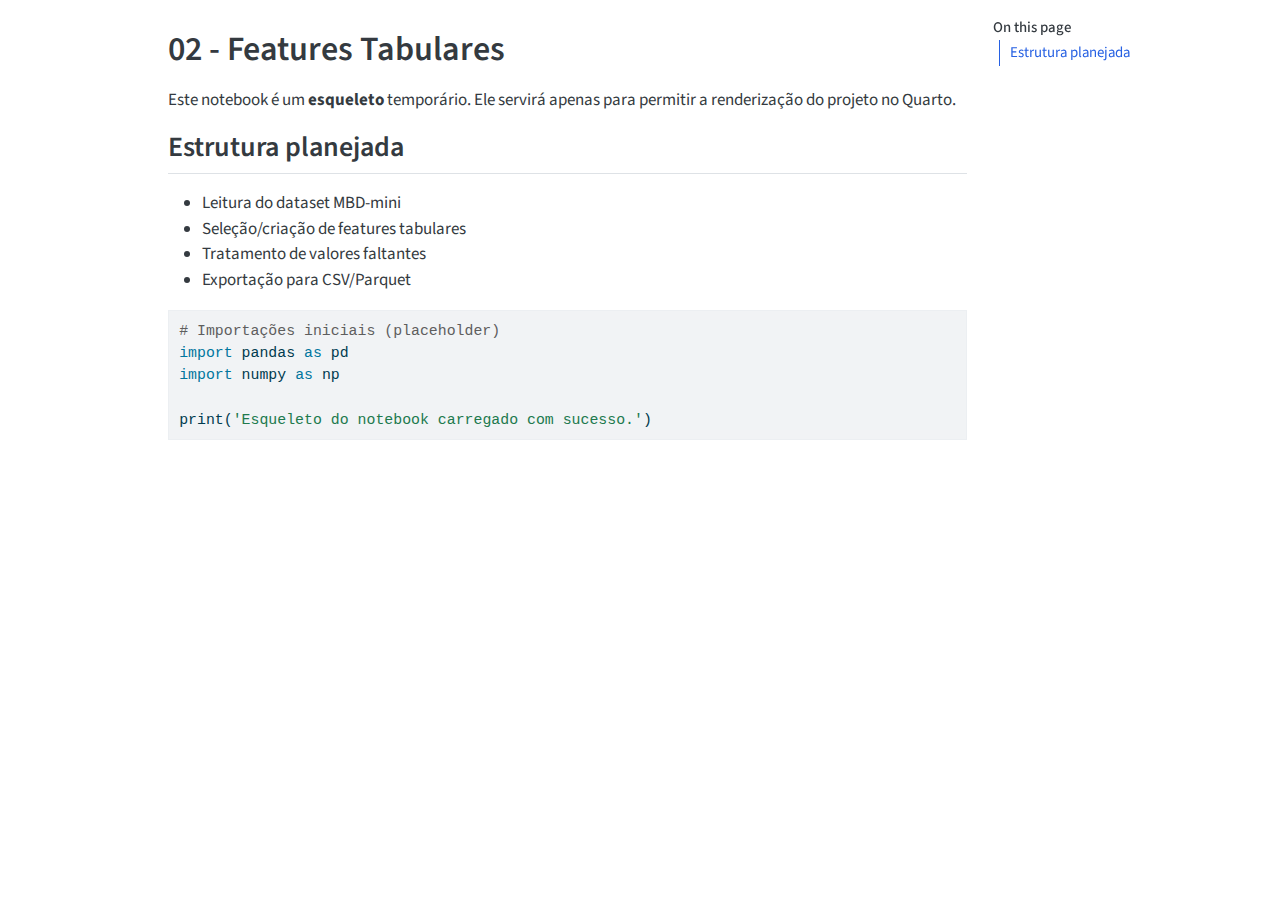
<file: docs/notebooks/02_features_tabular.html>
<!DOCTYPE html>
<html xmlns="http://www.w3.org/1999/xhtml" lang="en" xml:lang="en"><head>

<meta charset="utf-8">
<meta name="generator" content="quarto-1.7.33">

<meta name="viewport" content="width=device-width, initial-scale=1.0, user-scalable=yes">


<title>02 - Features Tabulares</title>
<style>
code{white-space: pre-wrap;}
span.smallcaps{font-variant: small-caps;}
div.columns{display: flex; gap: min(4vw, 1.5em);}
div.column{flex: auto; overflow-x: auto;}
div.hanging-indent{margin-left: 1.5em; text-indent: -1.5em;}
ul.task-list{list-style: none;}
ul.task-list li input[type="checkbox"] {
  width: 0.8em;
  margin: 0 0.8em 0.2em -1em; /* quarto-specific, see https://github.com/quarto-dev/quarto-cli/issues/4556 */ 
  vertical-align: middle;
}
/* CSS for syntax highlighting */
html { -webkit-text-size-adjust: 100%; }
pre > code.sourceCode { white-space: pre; position: relative; }
pre > code.sourceCode > span { display: inline-block; line-height: 1.25; }
pre > code.sourceCode > span:empty { height: 1.2em; }
.sourceCode { overflow: visible; }
code.sourceCode > span { color: inherit; text-decoration: inherit; }
div.sourceCode { margin: 1em 0; }
pre.sourceCode { margin: 0; }
@media screen {
div.sourceCode { overflow: auto; }
}
@media print {
pre > code.sourceCode { white-space: pre-wrap; }
pre > code.sourceCode > span { text-indent: -5em; padding-left: 5em; }
}
pre.numberSource code
  { counter-reset: source-line 0; }
pre.numberSource code > span
  { position: relative; left: -4em; counter-increment: source-line; }
pre.numberSource code > span > a:first-child::before
  { content: counter(source-line);
    position: relative; left: -1em; text-align: right; vertical-align: baseline;
    border: none; display: inline-block;
    -webkit-touch-callout: none; -webkit-user-select: none;
    -khtml-user-select: none; -moz-user-select: none;
    -ms-user-select: none; user-select: none;
    padding: 0 4px; width: 4em;
  }
pre.numberSource { margin-left: 3em;  padding-left: 4px; }
div.sourceCode
  {   }
@media screen {
pre > code.sourceCode > span > a:first-child::before { text-decoration: underline; }
}
</style>


<script src="../site_libs/quarto-nav/quarto-nav.js"></script>
<script src="../site_libs/clipboard/clipboard.min.js"></script>
<script src="../site_libs/quarto-search/autocomplete.umd.js"></script>
<script src="../site_libs/quarto-search/fuse.min.js"></script>
<script src="../site_libs/quarto-search/quarto-search.js"></script>
<meta name="quarto:offset" content="../">
<script src="../site_libs/quarto-html/quarto.js" type="module"></script>
<script src="../site_libs/quarto-html/tabsets/tabsets.js" type="module"></script>
<script src="../site_libs/quarto-html/popper.min.js"></script>
<script src="../site_libs/quarto-html/tippy.umd.min.js"></script>
<script src="../site_libs/quarto-html/anchor.min.js"></script>
<link href="../site_libs/quarto-html/tippy.css" rel="stylesheet">
<link href="../site_libs/quarto-html/quarto-syntax-highlighting-ea385d0e468b0dd5ea5bf0780b1290d9.css" rel="stylesheet" id="quarto-text-highlighting-styles">
<script src="../site_libs/bootstrap/bootstrap.min.js"></script>
<link href="../site_libs/bootstrap/bootstrap-icons.css" rel="stylesheet">
<link href="../site_libs/bootstrap/bootstrap-7c2094aa1e85645a207c97160cc23d72.min.css" rel="stylesheet" append-hash="true" id="quarto-bootstrap" data-mode="light">
<script id="quarto-search-options" type="application/json">{
  "location": "sidebar",
  "copy-button": false,
  "collapse-after": 3,
  "panel-placement": "start",
  "type": "textbox",
  "limit": 50,
  "keyboard-shortcut": [
    "f",
    "/",
    "s"
  ],
  "show-item-context": false,
  "language": {
    "search-no-results-text": "No results",
    "search-matching-documents-text": "matching documents",
    "search-copy-link-title": "Copy link to search",
    "search-hide-matches-text": "Hide additional matches",
    "search-more-match-text": "more match in this document",
    "search-more-matches-text": "more matches in this document",
    "search-clear-button-title": "Clear",
    "search-text-placeholder": "",
    "search-detached-cancel-button-title": "Cancel",
    "search-submit-button-title": "Submit",
    "search-label": "Search"
  }
}</script>


</head>

<body class="quarto-light">

<div id="quarto-search-results"></div>
<!-- content -->
<div id="quarto-content" class="quarto-container page-columns page-rows-contents page-layout-article">
<!-- sidebar -->
<!-- margin-sidebar -->
    <div id="quarto-margin-sidebar" class="sidebar margin-sidebar">
        <nav id="TOC" role="doc-toc" class="toc-active">
    <h2 id="toc-title">On this page</h2>
   
  <ul>
  <li><a href="#estrutura-planejada" id="toc-estrutura-planejada" class="nav-link active" data-scroll-target="#estrutura-planejada">Estrutura planejada</a></li>
  </ul>
</nav>
    </div>
<!-- main -->
<main class="content" id="quarto-document-content">

<header id="title-block-header" class="quarto-title-block default">
<div class="quarto-title">
<h1 class="title">02 - Features Tabulares</h1>
</div>



<div class="quarto-title-meta">

    
  
    
  </div>
  


</header>


<p>Este notebook é um <strong>esqueleto</strong> temporário. Ele servirá apenas para permitir a renderização do projeto no Quarto.</p>
<section id="estrutura-planejada" class="level2">
<h2 class="anchored" data-anchor-id="estrutura-planejada">Estrutura planejada</h2>
<ul>
<li>Leitura do dataset MBD-mini</li>
<li>Seleção/criação de features tabulares</li>
<li>Tratamento de valores faltantes</li>
<li>Exportação para CSV/Parquet</li>
</ul>
<div id="cell-2" class="cell">
<div class="sourceCode cell-code" id="cb1"><pre class="sourceCode python code-with-copy"><code class="sourceCode python"><span id="cb1-1"><a href="#cb1-1" aria-hidden="true" tabindex="-1"></a><span class="co"># Importações iniciais (placeholder)</span></span>
<span id="cb1-2"><a href="#cb1-2" aria-hidden="true" tabindex="-1"></a><span class="im">import</span> pandas <span class="im">as</span> pd</span>
<span id="cb1-3"><a href="#cb1-3" aria-hidden="true" tabindex="-1"></a><span class="im">import</span> numpy <span class="im">as</span> np</span>
<span id="cb1-4"><a href="#cb1-4" aria-hidden="true" tabindex="-1"></a></span>
<span id="cb1-5"><a href="#cb1-5" aria-hidden="true" tabindex="-1"></a><span class="bu">print</span>(<span class="st">'Esqueleto do notebook carregado com sucesso.'</span>)</span></code><button title="Copy to Clipboard" class="code-copy-button"><i class="bi"></i></button></pre></div>
</div>


</section>

</main> <!-- /main -->
<script id="quarto-html-after-body" type="application/javascript">
  window.document.addEventListener("DOMContentLoaded", function (event) {
    const icon = "";
    const anchorJS = new window.AnchorJS();
    anchorJS.options = {
      placement: 'right',
      icon: icon
    };
    anchorJS.add('.anchored');
    const isCodeAnnotation = (el) => {
      for (const clz of el.classList) {
        if (clz.startsWith('code-annotation-')) {                     
          return true;
        }
      }
      return false;
    }
    const onCopySuccess = function(e) {
      // button target
      const button = e.trigger;
      // don't keep focus
      button.blur();
      // flash "checked"
      button.classList.add('code-copy-button-checked');
      var currentTitle = button.getAttribute("title");
      button.setAttribute("title", "Copied!");
      let tooltip;
      if (window.bootstrap) {
        button.setAttribute("data-bs-toggle", "tooltip");
        button.setAttribute("data-bs-placement", "left");
        button.setAttribute("data-bs-title", "Copied!");
        tooltip = new bootstrap.Tooltip(button, 
          { trigger: "manual", 
            customClass: "code-copy-button-tooltip",
            offset: [0, -8]});
        tooltip.show();    
      }
      setTimeout(function() {
        if (tooltip) {
          tooltip.hide();
          button.removeAttribute("data-bs-title");
          button.removeAttribute("data-bs-toggle");
          button.removeAttribute("data-bs-placement");
        }
        button.setAttribute("title", currentTitle);
        button.classList.remove('code-copy-button-checked');
      }, 1000);
      // clear code selection
      e.clearSelection();
    }
    const getTextToCopy = function(trigger) {
        const codeEl = trigger.previousElementSibling.cloneNode(true);
        for (const childEl of codeEl.children) {
          if (isCodeAnnotation(childEl)) {
            childEl.remove();
          }
        }
        return codeEl.innerText;
    }
    const clipboard = new window.ClipboardJS('.code-copy-button:not([data-in-quarto-modal])', {
      text: getTextToCopy
    });
    clipboard.on('success', onCopySuccess);
    if (window.document.getElementById('quarto-embedded-source-code-modal')) {
      const clipboardModal = new window.ClipboardJS('.code-copy-button[data-in-quarto-modal]', {
        text: getTextToCopy,
        container: window.document.getElementById('quarto-embedded-source-code-modal')
      });
      clipboardModal.on('success', onCopySuccess);
    }
      var localhostRegex = new RegExp(/^(?:http|https):\/\/localhost\:?[0-9]*\//);
      var mailtoRegex = new RegExp(/^mailto:/);
        var filterRegex = new RegExp('/' + window.location.host + '/');
      var isInternal = (href) => {
          return filterRegex.test(href) || localhostRegex.test(href) || mailtoRegex.test(href);
      }
      // Inspect non-navigation links and adorn them if external
     var links = window.document.querySelectorAll('a[href]:not(.nav-link):not(.navbar-brand):not(.toc-action):not(.sidebar-link):not(.sidebar-item-toggle):not(.pagination-link):not(.no-external):not([aria-hidden]):not(.dropdown-item):not(.quarto-navigation-tool):not(.about-link)');
      for (var i=0; i<links.length; i++) {
        const link = links[i];
        if (!isInternal(link.href)) {
          // undo the damage that might have been done by quarto-nav.js in the case of
          // links that we want to consider external
          if (link.dataset.originalHref !== undefined) {
            link.href = link.dataset.originalHref;
          }
        }
      }
    function tippyHover(el, contentFn, onTriggerFn, onUntriggerFn) {
      const config = {
        allowHTML: true,
        maxWidth: 500,
        delay: 100,
        arrow: false,
        appendTo: function(el) {
            return el.parentElement;
        },
        interactive: true,
        interactiveBorder: 10,
        theme: 'quarto',
        placement: 'bottom-start',
      };
      if (contentFn) {
        config.content = contentFn;
      }
      if (onTriggerFn) {
        config.onTrigger = onTriggerFn;
      }
      if (onUntriggerFn) {
        config.onUntrigger = onUntriggerFn;
      }
      window.tippy(el, config); 
    }
    const noterefs = window.document.querySelectorAll('a[role="doc-noteref"]');
    for (var i=0; i<noterefs.length; i++) {
      const ref = noterefs[i];
      tippyHover(ref, function() {
        // use id or data attribute instead here
        let href = ref.getAttribute('data-footnote-href') || ref.getAttribute('href');
        try { href = new URL(href).hash; } catch {}
        const id = href.replace(/^#\/?/, "");
        const note = window.document.getElementById(id);
        if (note) {
          return note.innerHTML;
        } else {
          return "";
        }
      });
    }
    const xrefs = window.document.querySelectorAll('a.quarto-xref');
    const processXRef = (id, note) => {
      // Strip column container classes
      const stripColumnClz = (el) => {
        el.classList.remove("page-full", "page-columns");
        if (el.children) {
          for (const child of el.children) {
            stripColumnClz(child);
          }
        }
      }
      stripColumnClz(note)
      if (id === null || id.startsWith('sec-')) {
        // Special case sections, only their first couple elements
        const container = document.createElement("div");
        if (note.children && note.children.length > 2) {
          container.appendChild(note.children[0].cloneNode(true));
          for (let i = 1; i < note.children.length; i++) {
            const child = note.children[i];
            if (child.tagName === "P" && child.innerText === "") {
              continue;
            } else {
              container.appendChild(child.cloneNode(true));
              break;
            }
          }
          if (window.Quarto?.typesetMath) {
            window.Quarto.typesetMath(container);
          }
          return container.innerHTML
        } else {
          if (window.Quarto?.typesetMath) {
            window.Quarto.typesetMath(note);
          }
          return note.innerHTML;
        }
      } else {
        // Remove any anchor links if they are present
        const anchorLink = note.querySelector('a.anchorjs-link');
        if (anchorLink) {
          anchorLink.remove();
        }
        if (window.Quarto?.typesetMath) {
          window.Quarto.typesetMath(note);
        }
        if (note.classList.contains("callout")) {
          return note.outerHTML;
        } else {
          return note.innerHTML;
        }
      }
    }
    for (var i=0; i<xrefs.length; i++) {
      const xref = xrefs[i];
      tippyHover(xref, undefined, function(instance) {
        instance.disable();
        let url = xref.getAttribute('href');
        let hash = undefined; 
        if (url.startsWith('#')) {
          hash = url;
        } else {
          try { hash = new URL(url).hash; } catch {}
        }
        if (hash) {
          const id = hash.replace(/^#\/?/, "");
          const note = window.document.getElementById(id);
          if (note !== null) {
            try {
              const html = processXRef(id, note.cloneNode(true));
              instance.setContent(html);
            } finally {
              instance.enable();
              instance.show();
            }
          } else {
            // See if we can fetch this
            fetch(url.split('#')[0])
            .then(res => res.text())
            .then(html => {
              const parser = new DOMParser();
              const htmlDoc = parser.parseFromString(html, "text/html");
              const note = htmlDoc.getElementById(id);
              if (note !== null) {
                const html = processXRef(id, note);
                instance.setContent(html);
              } 
            }).finally(() => {
              instance.enable();
              instance.show();
            });
          }
        } else {
          // See if we can fetch a full url (with no hash to target)
          // This is a special case and we should probably do some content thinning / targeting
          fetch(url)
          .then(res => res.text())
          .then(html => {
            const parser = new DOMParser();
            const htmlDoc = parser.parseFromString(html, "text/html");
            const note = htmlDoc.querySelector('main.content');
            if (note !== null) {
              // This should only happen for chapter cross references
              // (since there is no id in the URL)
              // remove the first header
              if (note.children.length > 0 && note.children[0].tagName === "HEADER") {
                note.children[0].remove();
              }
              const html = processXRef(null, note);
              instance.setContent(html);
            } 
          }).finally(() => {
            instance.enable();
            instance.show();
          });
        }
      }, function(instance) {
      });
    }
        let selectedAnnoteEl;
        const selectorForAnnotation = ( cell, annotation) => {
          let cellAttr = 'data-code-cell="' + cell + '"';
          let lineAttr = 'data-code-annotation="' +  annotation + '"';
          const selector = 'span[' + cellAttr + '][' + lineAttr + ']';
          return selector;
        }
        const selectCodeLines = (annoteEl) => {
          const doc = window.document;
          const targetCell = annoteEl.getAttribute("data-target-cell");
          const targetAnnotation = annoteEl.getAttribute("data-target-annotation");
          const annoteSpan = window.document.querySelector(selectorForAnnotation(targetCell, targetAnnotation));
          const lines = annoteSpan.getAttribute("data-code-lines").split(",");
          const lineIds = lines.map((line) => {
            return targetCell + "-" + line;
          })
          let top = null;
          let height = null;
          let parent = null;
          if (lineIds.length > 0) {
              //compute the position of the single el (top and bottom and make a div)
              const el = window.document.getElementById(lineIds[0]);
              top = el.offsetTop;
              height = el.offsetHeight;
              parent = el.parentElement.parentElement;
            if (lineIds.length > 1) {
              const lastEl = window.document.getElementById(lineIds[lineIds.length - 1]);
              const bottom = lastEl.offsetTop + lastEl.offsetHeight;
              height = bottom - top;
            }
            if (top !== null && height !== null && parent !== null) {
              // cook up a div (if necessary) and position it 
              let div = window.document.getElementById("code-annotation-line-highlight");
              if (div === null) {
                div = window.document.createElement("div");
                div.setAttribute("id", "code-annotation-line-highlight");
                div.style.position = 'absolute';
                parent.appendChild(div);
              }
              div.style.top = top - 2 + "px";
              div.style.height = height + 4 + "px";
              div.style.left = 0;
              let gutterDiv = window.document.getElementById("code-annotation-line-highlight-gutter");
              if (gutterDiv === null) {
                gutterDiv = window.document.createElement("div");
                gutterDiv.setAttribute("id", "code-annotation-line-highlight-gutter");
                gutterDiv.style.position = 'absolute';
                const codeCell = window.document.getElementById(targetCell);
                const gutter = codeCell.querySelector('.code-annotation-gutter');
                gutter.appendChild(gutterDiv);
              }
              gutterDiv.style.top = top - 2 + "px";
              gutterDiv.style.height = height + 4 + "px";
            }
            selectedAnnoteEl = annoteEl;
          }
        };
        const unselectCodeLines = () => {
          const elementsIds = ["code-annotation-line-highlight", "code-annotation-line-highlight-gutter"];
          elementsIds.forEach((elId) => {
            const div = window.document.getElementById(elId);
            if (div) {
              div.remove();
            }
          });
          selectedAnnoteEl = undefined;
        };
          // Handle positioning of the toggle
      window.addEventListener(
        "resize",
        throttle(() => {
          elRect = undefined;
          if (selectedAnnoteEl) {
            selectCodeLines(selectedAnnoteEl);
          }
        }, 10)
      );
      function throttle(fn, ms) {
      let throttle = false;
      let timer;
        return (...args) => {
          if(!throttle) { // first call gets through
              fn.apply(this, args);
              throttle = true;
          } else { // all the others get throttled
              if(timer) clearTimeout(timer); // cancel #2
              timer = setTimeout(() => {
                fn.apply(this, args);
                timer = throttle = false;
              }, ms);
          }
        };
      }
        // Attach click handler to the DT
        const annoteDls = window.document.querySelectorAll('dt[data-target-cell]');
        for (const annoteDlNode of annoteDls) {
          annoteDlNode.addEventListener('click', (event) => {
            const clickedEl = event.target;
            if (clickedEl !== selectedAnnoteEl) {
              unselectCodeLines();
              const activeEl = window.document.querySelector('dt[data-target-cell].code-annotation-active');
              if (activeEl) {
                activeEl.classList.remove('code-annotation-active');
              }
              selectCodeLines(clickedEl);
              clickedEl.classList.add('code-annotation-active');
            } else {
              // Unselect the line
              unselectCodeLines();
              clickedEl.classList.remove('code-annotation-active');
            }
          });
        }
    const findCites = (el) => {
      const parentEl = el.parentElement;
      if (parentEl) {
        const cites = parentEl.dataset.cites;
        if (cites) {
          return {
            el,
            cites: cites.split(' ')
          };
        } else {
          return findCites(el.parentElement)
        }
      } else {
        return undefined;
      }
    };
    var bibliorefs = window.document.querySelectorAll('a[role="doc-biblioref"]');
    for (var i=0; i<bibliorefs.length; i++) {
      const ref = bibliorefs[i];
      const citeInfo = findCites(ref);
      if (citeInfo) {
        tippyHover(citeInfo.el, function() {
          var popup = window.document.createElement('div');
          citeInfo.cites.forEach(function(cite) {
            var citeDiv = window.document.createElement('div');
            citeDiv.classList.add('hanging-indent');
            citeDiv.classList.add('csl-entry');
            var biblioDiv = window.document.getElementById('ref-' + cite);
            if (biblioDiv) {
              citeDiv.innerHTML = biblioDiv.innerHTML;
            }
            popup.appendChild(citeDiv);
          });
          return popup.innerHTML;
        });
      }
    }
  });
  </script>
</div> <!-- /content -->




</body></html>
</file>
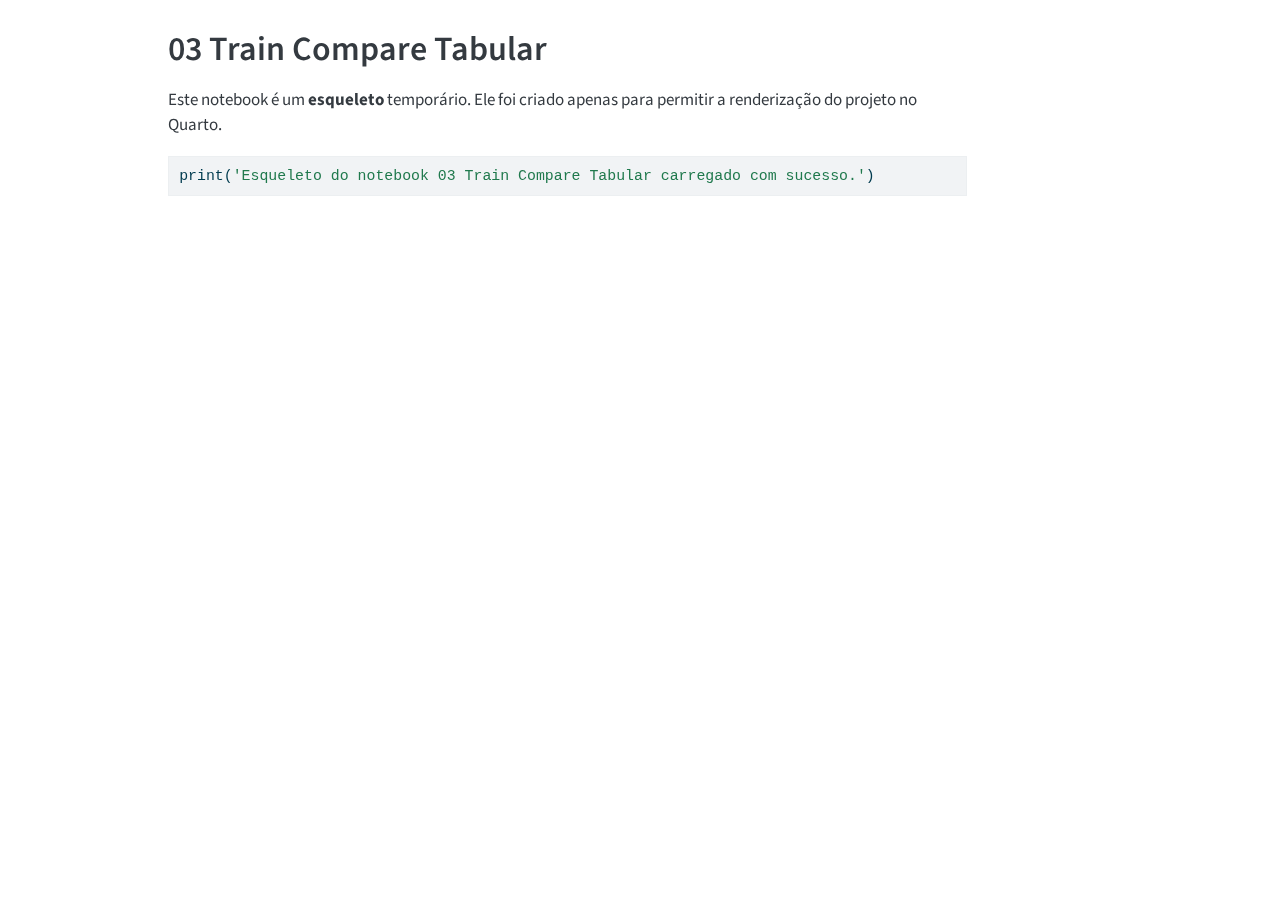
<file: docs/notebooks/03_train_compare_tabular.html>
<!DOCTYPE html>
<html xmlns="http://www.w3.org/1999/xhtml" lang="en" xml:lang="en"><head>

<meta charset="utf-8">
<meta name="generator" content="quarto-1.7.33">

<meta name="viewport" content="width=device-width, initial-scale=1.0, user-scalable=yes">


<title>03 Train Compare Tabular</title>
<style>
code{white-space: pre-wrap;}
span.smallcaps{font-variant: small-caps;}
div.columns{display: flex; gap: min(4vw, 1.5em);}
div.column{flex: auto; overflow-x: auto;}
div.hanging-indent{margin-left: 1.5em; text-indent: -1.5em;}
ul.task-list{list-style: none;}
ul.task-list li input[type="checkbox"] {
  width: 0.8em;
  margin: 0 0.8em 0.2em -1em; /* quarto-specific, see https://github.com/quarto-dev/quarto-cli/issues/4556 */ 
  vertical-align: middle;
}
/* CSS for syntax highlighting */
html { -webkit-text-size-adjust: 100%; }
pre > code.sourceCode { white-space: pre; position: relative; }
pre > code.sourceCode > span { display: inline-block; line-height: 1.25; }
pre > code.sourceCode > span:empty { height: 1.2em; }
.sourceCode { overflow: visible; }
code.sourceCode > span { color: inherit; text-decoration: inherit; }
div.sourceCode { margin: 1em 0; }
pre.sourceCode { margin: 0; }
@media screen {
div.sourceCode { overflow: auto; }
}
@media print {
pre > code.sourceCode { white-space: pre-wrap; }
pre > code.sourceCode > span { text-indent: -5em; padding-left: 5em; }
}
pre.numberSource code
  { counter-reset: source-line 0; }
pre.numberSource code > span
  { position: relative; left: -4em; counter-increment: source-line; }
pre.numberSource code > span > a:first-child::before
  { content: counter(source-line);
    position: relative; left: -1em; text-align: right; vertical-align: baseline;
    border: none; display: inline-block;
    -webkit-touch-callout: none; -webkit-user-select: none;
    -khtml-user-select: none; -moz-user-select: none;
    -ms-user-select: none; user-select: none;
    padding: 0 4px; width: 4em;
  }
pre.numberSource { margin-left: 3em;  padding-left: 4px; }
div.sourceCode
  {   }
@media screen {
pre > code.sourceCode > span > a:first-child::before { text-decoration: underline; }
}
</style>


<script src="../site_libs/quarto-nav/quarto-nav.js"></script>
<script src="../site_libs/clipboard/clipboard.min.js"></script>
<script src="../site_libs/quarto-search/autocomplete.umd.js"></script>
<script src="../site_libs/quarto-search/fuse.min.js"></script>
<script src="../site_libs/quarto-search/quarto-search.js"></script>
<meta name="quarto:offset" content="../">
<script src="../site_libs/quarto-html/quarto.js" type="module"></script>
<script src="../site_libs/quarto-html/tabsets/tabsets.js" type="module"></script>
<script src="../site_libs/quarto-html/popper.min.js"></script>
<script src="../site_libs/quarto-html/tippy.umd.min.js"></script>
<script src="../site_libs/quarto-html/anchor.min.js"></script>
<link href="../site_libs/quarto-html/tippy.css" rel="stylesheet">
<link href="../site_libs/quarto-html/quarto-syntax-highlighting-ea385d0e468b0dd5ea5bf0780b1290d9.css" rel="stylesheet" id="quarto-text-highlighting-styles">
<script src="../site_libs/bootstrap/bootstrap.min.js"></script>
<link href="../site_libs/bootstrap/bootstrap-icons.css" rel="stylesheet">
<link href="../site_libs/bootstrap/bootstrap-7c2094aa1e85645a207c97160cc23d72.min.css" rel="stylesheet" append-hash="true" id="quarto-bootstrap" data-mode="light">
<script id="quarto-search-options" type="application/json">{
  "location": "sidebar",
  "copy-button": false,
  "collapse-after": 3,
  "panel-placement": "start",
  "type": "textbox",
  "limit": 50,
  "keyboard-shortcut": [
    "f",
    "/",
    "s"
  ],
  "show-item-context": false,
  "language": {
    "search-no-results-text": "No results",
    "search-matching-documents-text": "matching documents",
    "search-copy-link-title": "Copy link to search",
    "search-hide-matches-text": "Hide additional matches",
    "search-more-match-text": "more match in this document",
    "search-more-matches-text": "more matches in this document",
    "search-clear-button-title": "Clear",
    "search-text-placeholder": "",
    "search-detached-cancel-button-title": "Cancel",
    "search-submit-button-title": "Submit",
    "search-label": "Search"
  }
}</script>


</head>

<body class="quarto-light">

<div id="quarto-search-results"></div>
<!-- content -->
<div id="quarto-content" class="quarto-container page-columns page-rows-contents page-layout-article">
<!-- sidebar -->
<!-- margin-sidebar -->
    <div id="quarto-margin-sidebar" class="sidebar margin-sidebar zindex-bottom">
        
    </div>
<!-- main -->
<main class="content" id="quarto-document-content">

<header id="title-block-header" class="quarto-title-block default">
<div class="quarto-title">
<h1 class="title">03 Train Compare Tabular</h1>
</div>



<div class="quarto-title-meta">

    
  
    
  </div>
  


</header>


<p>Este notebook é um <strong>esqueleto</strong> temporário. Ele foi criado apenas para permitir a renderização do projeto no Quarto.</p>
<div id="cell-2" class="cell">
<div class="sourceCode cell-code" id="cb1"><pre class="sourceCode python code-with-copy"><code class="sourceCode python"><span id="cb1-1"><a href="#cb1-1" aria-hidden="true" tabindex="-1"></a><span class="bu">print</span>(<span class="st">'Esqueleto do notebook 03 Train Compare Tabular carregado com sucesso.'</span>)</span></code><button title="Copy to Clipboard" class="code-copy-button"><i class="bi"></i></button></pre></div>
</div>



</main> <!-- /main -->
<script id="quarto-html-after-body" type="application/javascript">
  window.document.addEventListener("DOMContentLoaded", function (event) {
    const icon = "";
    const anchorJS = new window.AnchorJS();
    anchorJS.options = {
      placement: 'right',
      icon: icon
    };
    anchorJS.add('.anchored');
    const isCodeAnnotation = (el) => {
      for (const clz of el.classList) {
        if (clz.startsWith('code-annotation-')) {                     
          return true;
        }
      }
      return false;
    }
    const onCopySuccess = function(e) {
      // button target
      const button = e.trigger;
      // don't keep focus
      button.blur();
      // flash "checked"
      button.classList.add('code-copy-button-checked');
      var currentTitle = button.getAttribute("title");
      button.setAttribute("title", "Copied!");
      let tooltip;
      if (window.bootstrap) {
        button.setAttribute("data-bs-toggle", "tooltip");
        button.setAttribute("data-bs-placement", "left");
        button.setAttribute("data-bs-title", "Copied!");
        tooltip = new bootstrap.Tooltip(button, 
          { trigger: "manual", 
            customClass: "code-copy-button-tooltip",
            offset: [0, -8]});
        tooltip.show();    
      }
      setTimeout(function() {
        if (tooltip) {
          tooltip.hide();
          button.removeAttribute("data-bs-title");
          button.removeAttribute("data-bs-toggle");
          button.removeAttribute("data-bs-placement");
        }
        button.setAttribute("title", currentTitle);
        button.classList.remove('code-copy-button-checked');
      }, 1000);
      // clear code selection
      e.clearSelection();
    }
    const getTextToCopy = function(trigger) {
        const codeEl = trigger.previousElementSibling.cloneNode(true);
        for (const childEl of codeEl.children) {
          if (isCodeAnnotation(childEl)) {
            childEl.remove();
          }
        }
        return codeEl.innerText;
    }
    const clipboard = new window.ClipboardJS('.code-copy-button:not([data-in-quarto-modal])', {
      text: getTextToCopy
    });
    clipboard.on('success', onCopySuccess);
    if (window.document.getElementById('quarto-embedded-source-code-modal')) {
      const clipboardModal = new window.ClipboardJS('.code-copy-button[data-in-quarto-modal]', {
        text: getTextToCopy,
        container: window.document.getElementById('quarto-embedded-source-code-modal')
      });
      clipboardModal.on('success', onCopySuccess);
    }
      var localhostRegex = new RegExp(/^(?:http|https):\/\/localhost\:?[0-9]*\//);
      var mailtoRegex = new RegExp(/^mailto:/);
        var filterRegex = new RegExp('/' + window.location.host + '/');
      var isInternal = (href) => {
          return filterRegex.test(href) || localhostRegex.test(href) || mailtoRegex.test(href);
      }
      // Inspect non-navigation links and adorn them if external
     var links = window.document.querySelectorAll('a[href]:not(.nav-link):not(.navbar-brand):not(.toc-action):not(.sidebar-link):not(.sidebar-item-toggle):not(.pagination-link):not(.no-external):not([aria-hidden]):not(.dropdown-item):not(.quarto-navigation-tool):not(.about-link)');
      for (var i=0; i<links.length; i++) {
        const link = links[i];
        if (!isInternal(link.href)) {
          // undo the damage that might have been done by quarto-nav.js in the case of
          // links that we want to consider external
          if (link.dataset.originalHref !== undefined) {
            link.href = link.dataset.originalHref;
          }
        }
      }
    function tippyHover(el, contentFn, onTriggerFn, onUntriggerFn) {
      const config = {
        allowHTML: true,
        maxWidth: 500,
        delay: 100,
        arrow: false,
        appendTo: function(el) {
            return el.parentElement;
        },
        interactive: true,
        interactiveBorder: 10,
        theme: 'quarto',
        placement: 'bottom-start',
      };
      if (contentFn) {
        config.content = contentFn;
      }
      if (onTriggerFn) {
        config.onTrigger = onTriggerFn;
      }
      if (onUntriggerFn) {
        config.onUntrigger = onUntriggerFn;
      }
      window.tippy(el, config); 
    }
    const noterefs = window.document.querySelectorAll('a[role="doc-noteref"]');
    for (var i=0; i<noterefs.length; i++) {
      const ref = noterefs[i];
      tippyHover(ref, function() {
        // use id or data attribute instead here
        let href = ref.getAttribute('data-footnote-href') || ref.getAttribute('href');
        try { href = new URL(href).hash; } catch {}
        const id = href.replace(/^#\/?/, "");
        const note = window.document.getElementById(id);
        if (note) {
          return note.innerHTML;
        } else {
          return "";
        }
      });
    }
    const xrefs = window.document.querySelectorAll('a.quarto-xref');
    const processXRef = (id, note) => {
      // Strip column container classes
      const stripColumnClz = (el) => {
        el.classList.remove("page-full", "page-columns");
        if (el.children) {
          for (const child of el.children) {
            stripColumnClz(child);
          }
        }
      }
      stripColumnClz(note)
      if (id === null || id.startsWith('sec-')) {
        // Special case sections, only their first couple elements
        const container = document.createElement("div");
        if (note.children && note.children.length > 2) {
          container.appendChild(note.children[0].cloneNode(true));
          for (let i = 1; i < note.children.length; i++) {
            const child = note.children[i];
            if (child.tagName === "P" && child.innerText === "") {
              continue;
            } else {
              container.appendChild(child.cloneNode(true));
              break;
            }
          }
          if (window.Quarto?.typesetMath) {
            window.Quarto.typesetMath(container);
          }
          return container.innerHTML
        } else {
          if (window.Quarto?.typesetMath) {
            window.Quarto.typesetMath(note);
          }
          return note.innerHTML;
        }
      } else {
        // Remove any anchor links if they are present
        const anchorLink = note.querySelector('a.anchorjs-link');
        if (anchorLink) {
          anchorLink.remove();
        }
        if (window.Quarto?.typesetMath) {
          window.Quarto.typesetMath(note);
        }
        if (note.classList.contains("callout")) {
          return note.outerHTML;
        } else {
          return note.innerHTML;
        }
      }
    }
    for (var i=0; i<xrefs.length; i++) {
      const xref = xrefs[i];
      tippyHover(xref, undefined, function(instance) {
        instance.disable();
        let url = xref.getAttribute('href');
        let hash = undefined; 
        if (url.startsWith('#')) {
          hash = url;
        } else {
          try { hash = new URL(url).hash; } catch {}
        }
        if (hash) {
          const id = hash.replace(/^#\/?/, "");
          const note = window.document.getElementById(id);
          if (note !== null) {
            try {
              const html = processXRef(id, note.cloneNode(true));
              instance.setContent(html);
            } finally {
              instance.enable();
              instance.show();
            }
          } else {
            // See if we can fetch this
            fetch(url.split('#')[0])
            .then(res => res.text())
            .then(html => {
              const parser = new DOMParser();
              const htmlDoc = parser.parseFromString(html, "text/html");
              const note = htmlDoc.getElementById(id);
              if (note !== null) {
                const html = processXRef(id, note);
                instance.setContent(html);
              } 
            }).finally(() => {
              instance.enable();
              instance.show();
            });
          }
        } else {
          // See if we can fetch a full url (with no hash to target)
          // This is a special case and we should probably do some content thinning / targeting
          fetch(url)
          .then(res => res.text())
          .then(html => {
            const parser = new DOMParser();
            const htmlDoc = parser.parseFromString(html, "text/html");
            const note = htmlDoc.querySelector('main.content');
            if (note !== null) {
              // This should only happen for chapter cross references
              // (since there is no id in the URL)
              // remove the first header
              if (note.children.length > 0 && note.children[0].tagName === "HEADER") {
                note.children[0].remove();
              }
              const html = processXRef(null, note);
              instance.setContent(html);
            } 
          }).finally(() => {
            instance.enable();
            instance.show();
          });
        }
      }, function(instance) {
      });
    }
        let selectedAnnoteEl;
        const selectorForAnnotation = ( cell, annotation) => {
          let cellAttr = 'data-code-cell="' + cell + '"';
          let lineAttr = 'data-code-annotation="' +  annotation + '"';
          const selector = 'span[' + cellAttr + '][' + lineAttr + ']';
          return selector;
        }
        const selectCodeLines = (annoteEl) => {
          const doc = window.document;
          const targetCell = annoteEl.getAttribute("data-target-cell");
          const targetAnnotation = annoteEl.getAttribute("data-target-annotation");
          const annoteSpan = window.document.querySelector(selectorForAnnotation(targetCell, targetAnnotation));
          const lines = annoteSpan.getAttribute("data-code-lines").split(",");
          const lineIds = lines.map((line) => {
            return targetCell + "-" + line;
          })
          let top = null;
          let height = null;
          let parent = null;
          if (lineIds.length > 0) {
              //compute the position of the single el (top and bottom and make a div)
              const el = window.document.getElementById(lineIds[0]);
              top = el.offsetTop;
              height = el.offsetHeight;
              parent = el.parentElement.parentElement;
            if (lineIds.length > 1) {
              const lastEl = window.document.getElementById(lineIds[lineIds.length - 1]);
              const bottom = lastEl.offsetTop + lastEl.offsetHeight;
              height = bottom - top;
            }
            if (top !== null && height !== null && parent !== null) {
              // cook up a div (if necessary) and position it 
              let div = window.document.getElementById("code-annotation-line-highlight");
              if (div === null) {
                div = window.document.createElement("div");
                div.setAttribute("id", "code-annotation-line-highlight");
                div.style.position = 'absolute';
                parent.appendChild(div);
              }
              div.style.top = top - 2 + "px";
              div.style.height = height + 4 + "px";
              div.style.left = 0;
              let gutterDiv = window.document.getElementById("code-annotation-line-highlight-gutter");
              if (gutterDiv === null) {
                gutterDiv = window.document.createElement("div");
                gutterDiv.setAttribute("id", "code-annotation-line-highlight-gutter");
                gutterDiv.style.position = 'absolute';
                const codeCell = window.document.getElementById(targetCell);
                const gutter = codeCell.querySelector('.code-annotation-gutter');
                gutter.appendChild(gutterDiv);
              }
              gutterDiv.style.top = top - 2 + "px";
              gutterDiv.style.height = height + 4 + "px";
            }
            selectedAnnoteEl = annoteEl;
          }
        };
        const unselectCodeLines = () => {
          const elementsIds = ["code-annotation-line-highlight", "code-annotation-line-highlight-gutter"];
          elementsIds.forEach((elId) => {
            const div = window.document.getElementById(elId);
            if (div) {
              div.remove();
            }
          });
          selectedAnnoteEl = undefined;
        };
          // Handle positioning of the toggle
      window.addEventListener(
        "resize",
        throttle(() => {
          elRect = undefined;
          if (selectedAnnoteEl) {
            selectCodeLines(selectedAnnoteEl);
          }
        }, 10)
      );
      function throttle(fn, ms) {
      let throttle = false;
      let timer;
        return (...args) => {
          if(!throttle) { // first call gets through
              fn.apply(this, args);
              throttle = true;
          } else { // all the others get throttled
              if(timer) clearTimeout(timer); // cancel #2
              timer = setTimeout(() => {
                fn.apply(this, args);
                timer = throttle = false;
              }, ms);
          }
        };
      }
        // Attach click handler to the DT
        const annoteDls = window.document.querySelectorAll('dt[data-target-cell]');
        for (const annoteDlNode of annoteDls) {
          annoteDlNode.addEventListener('click', (event) => {
            const clickedEl = event.target;
            if (clickedEl !== selectedAnnoteEl) {
              unselectCodeLines();
              const activeEl = window.document.querySelector('dt[data-target-cell].code-annotation-active');
              if (activeEl) {
                activeEl.classList.remove('code-annotation-active');
              }
              selectCodeLines(clickedEl);
              clickedEl.classList.add('code-annotation-active');
            } else {
              // Unselect the line
              unselectCodeLines();
              clickedEl.classList.remove('code-annotation-active');
            }
          });
        }
    const findCites = (el) => {
      const parentEl = el.parentElement;
      if (parentEl) {
        const cites = parentEl.dataset.cites;
        if (cites) {
          return {
            el,
            cites: cites.split(' ')
          };
        } else {
          return findCites(el.parentElement)
        }
      } else {
        return undefined;
      }
    };
    var bibliorefs = window.document.querySelectorAll('a[role="doc-biblioref"]');
    for (var i=0; i<bibliorefs.length; i++) {
      const ref = bibliorefs[i];
      const citeInfo = findCites(ref);
      if (citeInfo) {
        tippyHover(citeInfo.el, function() {
          var popup = window.document.createElement('div');
          citeInfo.cites.forEach(function(cite) {
            var citeDiv = window.document.createElement('div');
            citeDiv.classList.add('hanging-indent');
            citeDiv.classList.add('csl-entry');
            var biblioDiv = window.document.getElementById('ref-' + cite);
            if (biblioDiv) {
              citeDiv.innerHTML = biblioDiv.innerHTML;
            }
            popup.appendChild(citeDiv);
          });
          return popup.innerHTML;
        });
      }
    }
  });
  </script>
</div> <!-- /content -->




</body></html>
</file>
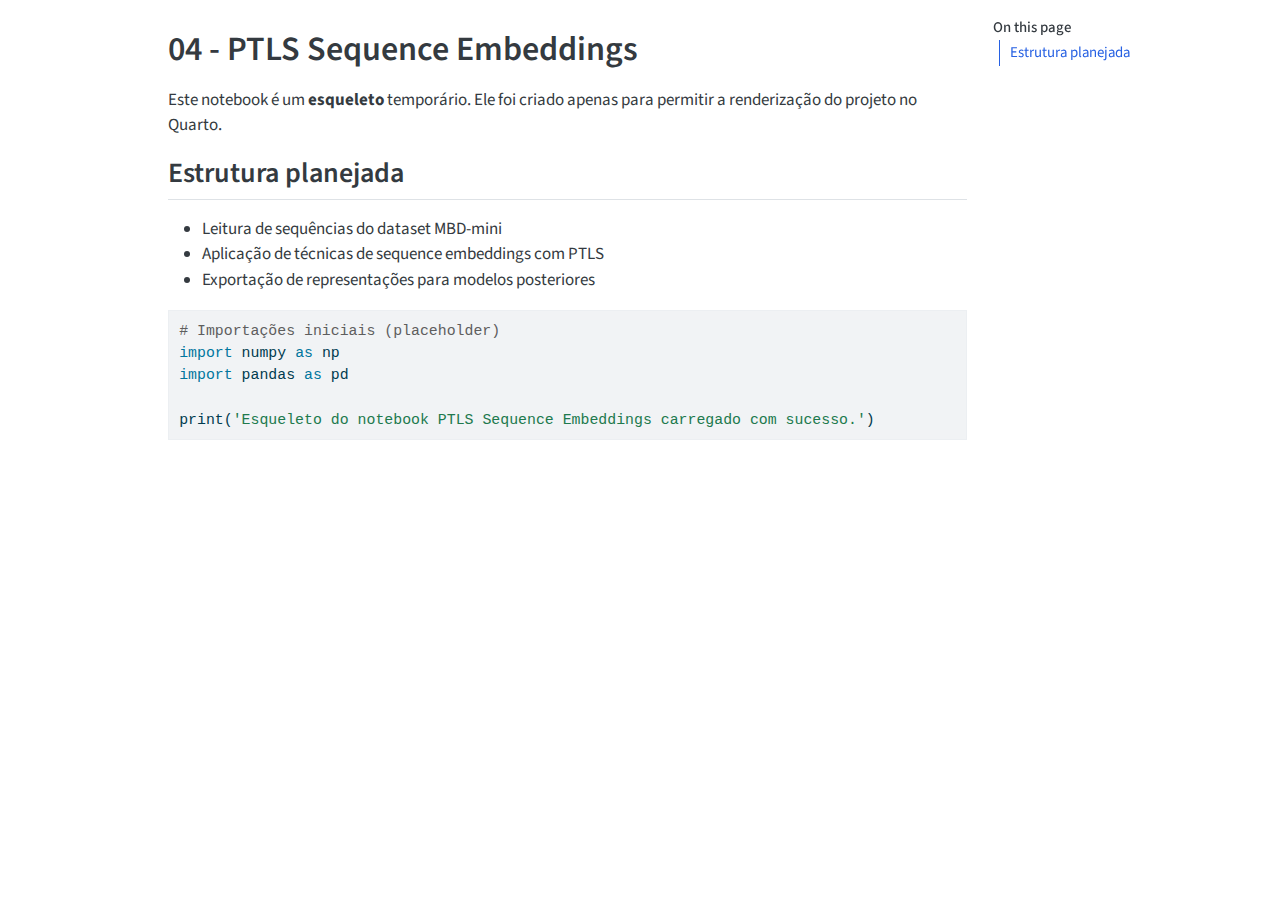
<file: docs/notebooks/04_ptls_sequence_embeddings.html>
<!DOCTYPE html>
<html xmlns="http://www.w3.org/1999/xhtml" lang="en" xml:lang="en"><head>

<meta charset="utf-8">
<meta name="generator" content="quarto-1.7.33">

<meta name="viewport" content="width=device-width, initial-scale=1.0, user-scalable=yes">


<title>04 - PTLS Sequence Embeddings</title>
<style>
code{white-space: pre-wrap;}
span.smallcaps{font-variant: small-caps;}
div.columns{display: flex; gap: min(4vw, 1.5em);}
div.column{flex: auto; overflow-x: auto;}
div.hanging-indent{margin-left: 1.5em; text-indent: -1.5em;}
ul.task-list{list-style: none;}
ul.task-list li input[type="checkbox"] {
  width: 0.8em;
  margin: 0 0.8em 0.2em -1em; /* quarto-specific, see https://github.com/quarto-dev/quarto-cli/issues/4556 */ 
  vertical-align: middle;
}
/* CSS for syntax highlighting */
html { -webkit-text-size-adjust: 100%; }
pre > code.sourceCode { white-space: pre; position: relative; }
pre > code.sourceCode > span { display: inline-block; line-height: 1.25; }
pre > code.sourceCode > span:empty { height: 1.2em; }
.sourceCode { overflow: visible; }
code.sourceCode > span { color: inherit; text-decoration: inherit; }
div.sourceCode { margin: 1em 0; }
pre.sourceCode { margin: 0; }
@media screen {
div.sourceCode { overflow: auto; }
}
@media print {
pre > code.sourceCode { white-space: pre-wrap; }
pre > code.sourceCode > span { text-indent: -5em; padding-left: 5em; }
}
pre.numberSource code
  { counter-reset: source-line 0; }
pre.numberSource code > span
  { position: relative; left: -4em; counter-increment: source-line; }
pre.numberSource code > span > a:first-child::before
  { content: counter(source-line);
    position: relative; left: -1em; text-align: right; vertical-align: baseline;
    border: none; display: inline-block;
    -webkit-touch-callout: none; -webkit-user-select: none;
    -khtml-user-select: none; -moz-user-select: none;
    -ms-user-select: none; user-select: none;
    padding: 0 4px; width: 4em;
  }
pre.numberSource { margin-left: 3em;  padding-left: 4px; }
div.sourceCode
  {   }
@media screen {
pre > code.sourceCode > span > a:first-child::before { text-decoration: underline; }
}
</style>


<script src="../site_libs/quarto-nav/quarto-nav.js"></script>
<script src="../site_libs/clipboard/clipboard.min.js"></script>
<script src="../site_libs/quarto-search/autocomplete.umd.js"></script>
<script src="../site_libs/quarto-search/fuse.min.js"></script>
<script src="../site_libs/quarto-search/quarto-search.js"></script>
<meta name="quarto:offset" content="../">
<script src="../site_libs/quarto-html/quarto.js" type="module"></script>
<script src="../site_libs/quarto-html/tabsets/tabsets.js" type="module"></script>
<script src="../site_libs/quarto-html/popper.min.js"></script>
<script src="../site_libs/quarto-html/tippy.umd.min.js"></script>
<script src="../site_libs/quarto-html/anchor.min.js"></script>
<link href="../site_libs/quarto-html/tippy.css" rel="stylesheet">
<link href="../site_libs/quarto-html/quarto-syntax-highlighting-ea385d0e468b0dd5ea5bf0780b1290d9.css" rel="stylesheet" id="quarto-text-highlighting-styles">
<script src="../site_libs/bootstrap/bootstrap.min.js"></script>
<link href="../site_libs/bootstrap/bootstrap-icons.css" rel="stylesheet">
<link href="../site_libs/bootstrap/bootstrap-7c2094aa1e85645a207c97160cc23d72.min.css" rel="stylesheet" append-hash="true" id="quarto-bootstrap" data-mode="light">
<script id="quarto-search-options" type="application/json">{
  "location": "sidebar",
  "copy-button": false,
  "collapse-after": 3,
  "panel-placement": "start",
  "type": "textbox",
  "limit": 50,
  "keyboard-shortcut": [
    "f",
    "/",
    "s"
  ],
  "show-item-context": false,
  "language": {
    "search-no-results-text": "No results",
    "search-matching-documents-text": "matching documents",
    "search-copy-link-title": "Copy link to search",
    "search-hide-matches-text": "Hide additional matches",
    "search-more-match-text": "more match in this document",
    "search-more-matches-text": "more matches in this document",
    "search-clear-button-title": "Clear",
    "search-text-placeholder": "",
    "search-detached-cancel-button-title": "Cancel",
    "search-submit-button-title": "Submit",
    "search-label": "Search"
  }
}</script>


</head>

<body class="quarto-light">

<div id="quarto-search-results"></div>
<!-- content -->
<div id="quarto-content" class="quarto-container page-columns page-rows-contents page-layout-article">
<!-- sidebar -->
<!-- margin-sidebar -->
    <div id="quarto-margin-sidebar" class="sidebar margin-sidebar">
        <nav id="TOC" role="doc-toc" class="toc-active">
    <h2 id="toc-title">On this page</h2>
   
  <ul>
  <li><a href="#estrutura-planejada" id="toc-estrutura-planejada" class="nav-link active" data-scroll-target="#estrutura-planejada">Estrutura planejada</a></li>
  </ul>
</nav>
    </div>
<!-- main -->
<main class="content" id="quarto-document-content">

<header id="title-block-header" class="quarto-title-block default">
<div class="quarto-title">
<h1 class="title">04 - PTLS Sequence Embeddings</h1>
</div>



<div class="quarto-title-meta">

    
  
    
  </div>
  


</header>


<p>Este notebook é um <strong>esqueleto</strong> temporário. Ele foi criado apenas para permitir a renderização do projeto no Quarto.</p>
<section id="estrutura-planejada" class="level2">
<h2 class="anchored" data-anchor-id="estrutura-planejada">Estrutura planejada</h2>
<ul>
<li>Leitura de sequências do dataset MBD-mini</li>
<li>Aplicação de técnicas de sequence embeddings com PTLS</li>
<li>Exportação de representações para modelos posteriores</li>
</ul>
<div id="cell-2" class="cell">
<div class="sourceCode cell-code" id="cb1"><pre class="sourceCode python code-with-copy"><code class="sourceCode python"><span id="cb1-1"><a href="#cb1-1" aria-hidden="true" tabindex="-1"></a><span class="co"># Importações iniciais (placeholder)</span></span>
<span id="cb1-2"><a href="#cb1-2" aria-hidden="true" tabindex="-1"></a><span class="im">import</span> numpy <span class="im">as</span> np</span>
<span id="cb1-3"><a href="#cb1-3" aria-hidden="true" tabindex="-1"></a><span class="im">import</span> pandas <span class="im">as</span> pd</span>
<span id="cb1-4"><a href="#cb1-4" aria-hidden="true" tabindex="-1"></a></span>
<span id="cb1-5"><a href="#cb1-5" aria-hidden="true" tabindex="-1"></a><span class="bu">print</span>(<span class="st">'Esqueleto do notebook PTLS Sequence Embeddings carregado com sucesso.'</span>)</span></code><button title="Copy to Clipboard" class="code-copy-button"><i class="bi"></i></button></pre></div>
</div>


</section>

</main> <!-- /main -->
<script id="quarto-html-after-body" type="application/javascript">
  window.document.addEventListener("DOMContentLoaded", function (event) {
    const icon = "";
    const anchorJS = new window.AnchorJS();
    anchorJS.options = {
      placement: 'right',
      icon: icon
    };
    anchorJS.add('.anchored');
    const isCodeAnnotation = (el) => {
      for (const clz of el.classList) {
        if (clz.startsWith('code-annotation-')) {                     
          return true;
        }
      }
      return false;
    }
    const onCopySuccess = function(e) {
      // button target
      const button = e.trigger;
      // don't keep focus
      button.blur();
      // flash "checked"
      button.classList.add('code-copy-button-checked');
      var currentTitle = button.getAttribute("title");
      button.setAttribute("title", "Copied!");
      let tooltip;
      if (window.bootstrap) {
        button.setAttribute("data-bs-toggle", "tooltip");
        button.setAttribute("data-bs-placement", "left");
        button.setAttribute("data-bs-title", "Copied!");
        tooltip = new bootstrap.Tooltip(button, 
          { trigger: "manual", 
            customClass: "code-copy-button-tooltip",
            offset: [0, -8]});
        tooltip.show();    
      }
      setTimeout(function() {
        if (tooltip) {
          tooltip.hide();
          button.removeAttribute("data-bs-title");
          button.removeAttribute("data-bs-toggle");
          button.removeAttribute("data-bs-placement");
        }
        button.setAttribute("title", currentTitle);
        button.classList.remove('code-copy-button-checked');
      }, 1000);
      // clear code selection
      e.clearSelection();
    }
    const getTextToCopy = function(trigger) {
        const codeEl = trigger.previousElementSibling.cloneNode(true);
        for (const childEl of codeEl.children) {
          if (isCodeAnnotation(childEl)) {
            childEl.remove();
          }
        }
        return codeEl.innerText;
    }
    const clipboard = new window.ClipboardJS('.code-copy-button:not([data-in-quarto-modal])', {
      text: getTextToCopy
    });
    clipboard.on('success', onCopySuccess);
    if (window.document.getElementById('quarto-embedded-source-code-modal')) {
      const clipboardModal = new window.ClipboardJS('.code-copy-button[data-in-quarto-modal]', {
        text: getTextToCopy,
        container: window.document.getElementById('quarto-embedded-source-code-modal')
      });
      clipboardModal.on('success', onCopySuccess);
    }
      var localhostRegex = new RegExp(/^(?:http|https):\/\/localhost\:?[0-9]*\//);
      var mailtoRegex = new RegExp(/^mailto:/);
        var filterRegex = new RegExp('/' + window.location.host + '/');
      var isInternal = (href) => {
          return filterRegex.test(href) || localhostRegex.test(href) || mailtoRegex.test(href);
      }
      // Inspect non-navigation links and adorn them if external
     var links = window.document.querySelectorAll('a[href]:not(.nav-link):not(.navbar-brand):not(.toc-action):not(.sidebar-link):not(.sidebar-item-toggle):not(.pagination-link):not(.no-external):not([aria-hidden]):not(.dropdown-item):not(.quarto-navigation-tool):not(.about-link)');
      for (var i=0; i<links.length; i++) {
        const link = links[i];
        if (!isInternal(link.href)) {
          // undo the damage that might have been done by quarto-nav.js in the case of
          // links that we want to consider external
          if (link.dataset.originalHref !== undefined) {
            link.href = link.dataset.originalHref;
          }
        }
      }
    function tippyHover(el, contentFn, onTriggerFn, onUntriggerFn) {
      const config = {
        allowHTML: true,
        maxWidth: 500,
        delay: 100,
        arrow: false,
        appendTo: function(el) {
            return el.parentElement;
        },
        interactive: true,
        interactiveBorder: 10,
        theme: 'quarto',
        placement: 'bottom-start',
      };
      if (contentFn) {
        config.content = contentFn;
      }
      if (onTriggerFn) {
        config.onTrigger = onTriggerFn;
      }
      if (onUntriggerFn) {
        config.onUntrigger = onUntriggerFn;
      }
      window.tippy(el, config); 
    }
    const noterefs = window.document.querySelectorAll('a[role="doc-noteref"]');
    for (var i=0; i<noterefs.length; i++) {
      const ref = noterefs[i];
      tippyHover(ref, function() {
        // use id or data attribute instead here
        let href = ref.getAttribute('data-footnote-href') || ref.getAttribute('href');
        try { href = new URL(href).hash; } catch {}
        const id = href.replace(/^#\/?/, "");
        const note = window.document.getElementById(id);
        if (note) {
          return note.innerHTML;
        } else {
          return "";
        }
      });
    }
    const xrefs = window.document.querySelectorAll('a.quarto-xref');
    const processXRef = (id, note) => {
      // Strip column container classes
      const stripColumnClz = (el) => {
        el.classList.remove("page-full", "page-columns");
        if (el.children) {
          for (const child of el.children) {
            stripColumnClz(child);
          }
        }
      }
      stripColumnClz(note)
      if (id === null || id.startsWith('sec-')) {
        // Special case sections, only their first couple elements
        const container = document.createElement("div");
        if (note.children && note.children.length > 2) {
          container.appendChild(note.children[0].cloneNode(true));
          for (let i = 1; i < note.children.length; i++) {
            const child = note.children[i];
            if (child.tagName === "P" && child.innerText === "") {
              continue;
            } else {
              container.appendChild(child.cloneNode(true));
              break;
            }
          }
          if (window.Quarto?.typesetMath) {
            window.Quarto.typesetMath(container);
          }
          return container.innerHTML
        } else {
          if (window.Quarto?.typesetMath) {
            window.Quarto.typesetMath(note);
          }
          return note.innerHTML;
        }
      } else {
        // Remove any anchor links if they are present
        const anchorLink = note.querySelector('a.anchorjs-link');
        if (anchorLink) {
          anchorLink.remove();
        }
        if (window.Quarto?.typesetMath) {
          window.Quarto.typesetMath(note);
        }
        if (note.classList.contains("callout")) {
          return note.outerHTML;
        } else {
          return note.innerHTML;
        }
      }
    }
    for (var i=0; i<xrefs.length; i++) {
      const xref = xrefs[i];
      tippyHover(xref, undefined, function(instance) {
        instance.disable();
        let url = xref.getAttribute('href');
        let hash = undefined; 
        if (url.startsWith('#')) {
          hash = url;
        } else {
          try { hash = new URL(url).hash; } catch {}
        }
        if (hash) {
          const id = hash.replace(/^#\/?/, "");
          const note = window.document.getElementById(id);
          if (note !== null) {
            try {
              const html = processXRef(id, note.cloneNode(true));
              instance.setContent(html);
            } finally {
              instance.enable();
              instance.show();
            }
          } else {
            // See if we can fetch this
            fetch(url.split('#')[0])
            .then(res => res.text())
            .then(html => {
              const parser = new DOMParser();
              const htmlDoc = parser.parseFromString(html, "text/html");
              const note = htmlDoc.getElementById(id);
              if (note !== null) {
                const html = processXRef(id, note);
                instance.setContent(html);
              } 
            }).finally(() => {
              instance.enable();
              instance.show();
            });
          }
        } else {
          // See if we can fetch a full url (with no hash to target)
          // This is a special case and we should probably do some content thinning / targeting
          fetch(url)
          .then(res => res.text())
          .then(html => {
            const parser = new DOMParser();
            const htmlDoc = parser.parseFromString(html, "text/html");
            const note = htmlDoc.querySelector('main.content');
            if (note !== null) {
              // This should only happen for chapter cross references
              // (since there is no id in the URL)
              // remove the first header
              if (note.children.length > 0 && note.children[0].tagName === "HEADER") {
                note.children[0].remove();
              }
              const html = processXRef(null, note);
              instance.setContent(html);
            } 
          }).finally(() => {
            instance.enable();
            instance.show();
          });
        }
      }, function(instance) {
      });
    }
        let selectedAnnoteEl;
        const selectorForAnnotation = ( cell, annotation) => {
          let cellAttr = 'data-code-cell="' + cell + '"';
          let lineAttr = 'data-code-annotation="' +  annotation + '"';
          const selector = 'span[' + cellAttr + '][' + lineAttr + ']';
          return selector;
        }
        const selectCodeLines = (annoteEl) => {
          const doc = window.document;
          const targetCell = annoteEl.getAttribute("data-target-cell");
          const targetAnnotation = annoteEl.getAttribute("data-target-annotation");
          const annoteSpan = window.document.querySelector(selectorForAnnotation(targetCell, targetAnnotation));
          const lines = annoteSpan.getAttribute("data-code-lines").split(",");
          const lineIds = lines.map((line) => {
            return targetCell + "-" + line;
          })
          let top = null;
          let height = null;
          let parent = null;
          if (lineIds.length > 0) {
              //compute the position of the single el (top and bottom and make a div)
              const el = window.document.getElementById(lineIds[0]);
              top = el.offsetTop;
              height = el.offsetHeight;
              parent = el.parentElement.parentElement;
            if (lineIds.length > 1) {
              const lastEl = window.document.getElementById(lineIds[lineIds.length - 1]);
              const bottom = lastEl.offsetTop + lastEl.offsetHeight;
              height = bottom - top;
            }
            if (top !== null && height !== null && parent !== null) {
              // cook up a div (if necessary) and position it 
              let div = window.document.getElementById("code-annotation-line-highlight");
              if (div === null) {
                div = window.document.createElement("div");
                div.setAttribute("id", "code-annotation-line-highlight");
                div.style.position = 'absolute';
                parent.appendChild(div);
              }
              div.style.top = top - 2 + "px";
              div.style.height = height + 4 + "px";
              div.style.left = 0;
              let gutterDiv = window.document.getElementById("code-annotation-line-highlight-gutter");
              if (gutterDiv === null) {
                gutterDiv = window.document.createElement("div");
                gutterDiv.setAttribute("id", "code-annotation-line-highlight-gutter");
                gutterDiv.style.position = 'absolute';
                const codeCell = window.document.getElementById(targetCell);
                const gutter = codeCell.querySelector('.code-annotation-gutter');
                gutter.appendChild(gutterDiv);
              }
              gutterDiv.style.top = top - 2 + "px";
              gutterDiv.style.height = height + 4 + "px";
            }
            selectedAnnoteEl = annoteEl;
          }
        };
        const unselectCodeLines = () => {
          const elementsIds = ["code-annotation-line-highlight", "code-annotation-line-highlight-gutter"];
          elementsIds.forEach((elId) => {
            const div = window.document.getElementById(elId);
            if (div) {
              div.remove();
            }
          });
          selectedAnnoteEl = undefined;
        };
          // Handle positioning of the toggle
      window.addEventListener(
        "resize",
        throttle(() => {
          elRect = undefined;
          if (selectedAnnoteEl) {
            selectCodeLines(selectedAnnoteEl);
          }
        }, 10)
      );
      function throttle(fn, ms) {
      let throttle = false;
      let timer;
        return (...args) => {
          if(!throttle) { // first call gets through
              fn.apply(this, args);
              throttle = true;
          } else { // all the others get throttled
              if(timer) clearTimeout(timer); // cancel #2
              timer = setTimeout(() => {
                fn.apply(this, args);
                timer = throttle = false;
              }, ms);
          }
        };
      }
        // Attach click handler to the DT
        const annoteDls = window.document.querySelectorAll('dt[data-target-cell]');
        for (const annoteDlNode of annoteDls) {
          annoteDlNode.addEventListener('click', (event) => {
            const clickedEl = event.target;
            if (clickedEl !== selectedAnnoteEl) {
              unselectCodeLines();
              const activeEl = window.document.querySelector('dt[data-target-cell].code-annotation-active');
              if (activeEl) {
                activeEl.classList.remove('code-annotation-active');
              }
              selectCodeLines(clickedEl);
              clickedEl.classList.add('code-annotation-active');
            } else {
              // Unselect the line
              unselectCodeLines();
              clickedEl.classList.remove('code-annotation-active');
            }
          });
        }
    const findCites = (el) => {
      const parentEl = el.parentElement;
      if (parentEl) {
        const cites = parentEl.dataset.cites;
        if (cites) {
          return {
            el,
            cites: cites.split(' ')
          };
        } else {
          return findCites(el.parentElement)
        }
      } else {
        return undefined;
      }
    };
    var bibliorefs = window.document.querySelectorAll('a[role="doc-biblioref"]');
    for (var i=0; i<bibliorefs.length; i++) {
      const ref = bibliorefs[i];
      const citeInfo = findCites(ref);
      if (citeInfo) {
        tippyHover(citeInfo.el, function() {
          var popup = window.document.createElement('div');
          citeInfo.cites.forEach(function(cite) {
            var citeDiv = window.document.createElement('div');
            citeDiv.classList.add('hanging-indent');
            citeDiv.classList.add('csl-entry');
            var biblioDiv = window.document.getElementById('ref-' + cite);
            if (biblioDiv) {
              citeDiv.innerHTML = biblioDiv.innerHTML;
            }
            popup.appendChild(citeDiv);
          });
          return popup.innerHTML;
        });
      }
    }
  });
  </script>
</div> <!-- /content -->




</body></html>
</file>
<file: docs/index_files/libs/quarto-html/tippy.css>
.tippy-box[data-animation=fade][data-state=hidden]{opacity:0}[data-tippy-root]{max-width:calc(100vw - 10px)}.tippy-box{position:relative;background-color:#333;color:#fff;border-radius:4px;font-size:14px;line-height:1.4;white-space:normal;outline:0;transition-property:transform,visibility,opacity}.tippy-box[data-placement^=top]>.tippy-arrow{bottom:0}.tippy-box[data-placement^=top]>.tippy-arrow:before{bottom:-7px;left:0;border-width:8px 8px 0;border-top-color:initial;transform-origin:center top}.tippy-box[data-placement^=bottom]>.tippy-arrow{top:0}.tippy-box[data-placement^=bottom]>.tippy-arrow:before{top:-7px;left:0;border-width:0 8px 8px;border-bottom-color:initial;transform-origin:center bottom}.tippy-box[data-placement^=left]>.tippy-arrow{right:0}.tippy-box[data-placement^=left]>.tippy-arrow:before{border-width:8px 0 8px 8px;border-left-color:initial;right:-7px;transform-origin:center left}.tippy-box[data-placement^=right]>.tippy-arrow{left:0}.tippy-box[data-placement^=right]>.tippy-arrow:before{left:-7px;border-width:8px 8px 8px 0;border-right-color:initial;transform-origin:center right}.tippy-box[data-inertia][data-state=visible]{transition-timing-function:cubic-bezier(.54,1.5,.38,1.11)}.tippy-arrow{width:16px;height:16px;color:#333}.tippy-arrow:before{content:"";position:absolute;border-color:transparent;border-style:solid}.tippy-content{position:relative;padding:5px 9px;z-index:1}
</file>
<file: docs/index_files/libs/quarto-html/quarto-syntax-highlighting-0815c480559380816a4d1ea211a47e91.css>
/* quarto syntax highlight colors */
:root {
  --quarto-hl-ot-color: #003B4F;
  --quarto-hl-at-color: #657422;
  --quarto-hl-ss-color: #20794D;
  --quarto-hl-an-color: #5E5E5E;
  --quarto-hl-fu-color: #4758AB;
  --quarto-hl-st-color: #20794D;
  --quarto-hl-cf-color: #003B4F;
  --quarto-hl-op-color: #5E5E5E;
  --quarto-hl-er-color: #AD0000;
  --quarto-hl-bn-color: #AD0000;
  --quarto-hl-al-color: #AD0000;
  --quarto-hl-va-color: #111111;
  --quarto-hl-bu-color: inherit;
  --quarto-hl-ex-color: inherit;
  --quarto-hl-pp-color: #AD0000;
  --quarto-hl-in-color: #5E5E5E;
  --quarto-hl-vs-color: #20794D;
  --quarto-hl-wa-color: #5E5E5E;
  --quarto-hl-do-color: #5E5E5E;
  --quarto-hl-im-color: #00769E;
  --quarto-hl-ch-color: #20794D;
  --quarto-hl-dt-color: #AD0000;
  --quarto-hl-fl-color: #AD0000;
  --quarto-hl-co-color: #5E5E5E;
  --quarto-hl-cv-color: #5E5E5E;
  --quarto-hl-cn-color: #8f5902;
  --quarto-hl-sc-color: #5E5E5E;
  --quarto-hl-dv-color: #AD0000;
  --quarto-hl-kw-color: #003B4F;
}

/* other quarto variables */
:root {
  --quarto-font-monospace: SFMono-Regular, Menlo, Monaco, Consolas, "Liberation Mono", "Courier New", monospace;
}

/* syntax highlight based on Pandoc's rules */
pre > code.sourceCode > span {
  color: #003B4F;
}

code.sourceCode > span {
  color: #003B4F;
}

div.sourceCode,
div.sourceCode pre.sourceCode {
  color: #003B4F;
}

/* Normal */
code span {
  color: #003B4F;
}

/* Alert */
code span.al {
  color: #AD0000;
  font-style: inherit;
}

/* Annotation */
code span.an {
  color: #5E5E5E;
  font-style: inherit;
}

/* Attribute */
code span.at {
  color: #657422;
  font-style: inherit;
}

/* BaseN */
code span.bn {
  color: #AD0000;
  font-style: inherit;
}

/* BuiltIn */
code span.bu {
  font-style: inherit;
}

/* ControlFlow */
code span.cf {
  color: #003B4F;
  font-weight: bold;
  font-style: inherit;
}

/* Char */
code span.ch {
  color: #20794D;
  font-style: inherit;
}

/* Constant */
code span.cn {
  color: #8f5902;
  font-style: inherit;
}

/* Comment */
code span.co {
  color: #5E5E5E;
  font-style: inherit;
}

/* CommentVar */
code span.cv {
  color: #5E5E5E;
  font-style: italic;
}

/* Documentation */
code span.do {
  color: #5E5E5E;
  font-style: italic;
}

/* DataType */
code span.dt {
  color: #AD0000;
  font-style: inherit;
}

/* DecVal */
code span.dv {
  color: #AD0000;
  font-style: inherit;
}

/* Error */
code span.er {
  color: #AD0000;
  font-style: inherit;
}

/* Extension */
code span.ex {
  font-style: inherit;
}

/* Float */
code span.fl {
  color: #AD0000;
  font-style: inherit;
}

/* Function */
code span.fu {
  color: #4758AB;
  font-style: inherit;
}

/* Import */
code span.im {
  color: #00769E;
  font-style: inherit;
}

/* Information */
code span.in {
  color: #5E5E5E;
  font-style: inherit;
}

/* Keyword */
code span.kw {
  color: #003B4F;
  font-weight: bold;
  font-style: inherit;
}

/* Operator */
code span.op {
  color: #5E5E5E;
  font-style: inherit;
}

/* Other */
code span.ot {
  color: #003B4F;
  font-style: inherit;
}

/* Preprocessor */
code span.pp {
  color: #AD0000;
  font-style: inherit;
}

/* SpecialChar */
code span.sc {
  color: #5E5E5E;
  font-style: inherit;
}

/* SpecialString */
code span.ss {
  color: #20794D;
  font-style: inherit;
}

/* String */
code span.st {
  color: #20794D;
  font-style: inherit;
}

/* Variable */
code span.va {
  color: #111111;
  font-style: inherit;
}

/* VerbatimString */
code span.vs {
  color: #20794D;
  font-style: inherit;
}

/* Warning */
code span.wa {
  color: #5E5E5E;
  font-style: italic;
}

.prevent-inlining {
  content: "</";
}

/*# sourceMappingURL=d398365ccb532ba00fe56d6aa1025863.css.map */
</file>
<file: docs/site_libs/quarto-html/tippy.css>
.tippy-box[data-animation=fade][data-state=hidden]{opacity:0}[data-tippy-root]{max-width:calc(100vw - 10px)}.tippy-box{position:relative;background-color:#333;color:#fff;border-radius:4px;font-size:14px;line-height:1.4;white-space:normal;outline:0;transition-property:transform,visibility,opacity}.tippy-box[data-placement^=top]>.tippy-arrow{bottom:0}.tippy-box[data-placement^=top]>.tippy-arrow:before{bottom:-7px;left:0;border-width:8px 8px 0;border-top-color:initial;transform-origin:center top}.tippy-box[data-placement^=bottom]>.tippy-arrow{top:0}.tippy-box[data-placement^=bottom]>.tippy-arrow:before{top:-7px;left:0;border-width:0 8px 8px;border-bottom-color:initial;transform-origin:center bottom}.tippy-box[data-placement^=left]>.tippy-arrow{right:0}.tippy-box[data-placement^=left]>.tippy-arrow:before{border-width:8px 0 8px 8px;border-left-color:initial;right:-7px;transform-origin:center left}.tippy-box[data-placement^=right]>.tippy-arrow{left:0}.tippy-box[data-placement^=right]>.tippy-arrow:before{left:-7px;border-width:8px 8px 8px 0;border-right-color:initial;transform-origin:center right}.tippy-box[data-inertia][data-state=visible]{transition-timing-function:cubic-bezier(.54,1.5,.38,1.11)}.tippy-arrow{width:16px;height:16px;color:#333}.tippy-arrow:before{content:"";position:absolute;border-color:transparent;border-style:solid}.tippy-content{position:relative;padding:5px 9px;z-index:1}
</file>
<file: docs/site_libs/quarto-html/quarto-syntax-highlighting-0815c480559380816a4d1ea211a47e91.css>
/* quarto syntax highlight colors */
:root {
  --quarto-hl-ot-color: #003B4F;
  --quarto-hl-at-color: #657422;
  --quarto-hl-ss-color: #20794D;
  --quarto-hl-an-color: #5E5E5E;
  --quarto-hl-fu-color: #4758AB;
  --quarto-hl-st-color: #20794D;
  --quarto-hl-cf-color: #003B4F;
  --quarto-hl-op-color: #5E5E5E;
  --quarto-hl-er-color: #AD0000;
  --quarto-hl-bn-color: #AD0000;
  --quarto-hl-al-color: #AD0000;
  --quarto-hl-va-color: #111111;
  --quarto-hl-bu-color: inherit;
  --quarto-hl-ex-color: inherit;
  --quarto-hl-pp-color: #AD0000;
  --quarto-hl-in-color: #5E5E5E;
  --quarto-hl-vs-color: #20794D;
  --quarto-hl-wa-color: #5E5E5E;
  --quarto-hl-do-color: #5E5E5E;
  --quarto-hl-im-color: #00769E;
  --quarto-hl-ch-color: #20794D;
  --quarto-hl-dt-color: #AD0000;
  --quarto-hl-fl-color: #AD0000;
  --quarto-hl-co-color: #5E5E5E;
  --quarto-hl-cv-color: #5E5E5E;
  --quarto-hl-cn-color: #8f5902;
  --quarto-hl-sc-color: #5E5E5E;
  --quarto-hl-dv-color: #AD0000;
  --quarto-hl-kw-color: #003B4F;
}

/* other quarto variables */
:root {
  --quarto-font-monospace: SFMono-Regular, Menlo, Monaco, Consolas, "Liberation Mono", "Courier New", monospace;
}

/* syntax highlight based on Pandoc's rules */
pre > code.sourceCode > span {
  color: #003B4F;
}

code.sourceCode > span {
  color: #003B4F;
}

div.sourceCode,
div.sourceCode pre.sourceCode {
  color: #003B4F;
}

/* Normal */
code span {
  color: #003B4F;
}

/* Alert */
code span.al {
  color: #AD0000;
  font-style: inherit;
}

/* Annotation */
code span.an {
  color: #5E5E5E;
  font-style: inherit;
}

/* Attribute */
code span.at {
  color: #657422;
  font-style: inherit;
}

/* BaseN */
code span.bn {
  color: #AD0000;
  font-style: inherit;
}

/* BuiltIn */
code span.bu {
  font-style: inherit;
}

/* ControlFlow */
code span.cf {
  color: #003B4F;
  font-weight: bold;
  font-style: inherit;
}

/* Char */
code span.ch {
  color: #20794D;
  font-style: inherit;
}

/* Constant */
code span.cn {
  color: #8f5902;
  font-style: inherit;
}

/* Comment */
code span.co {
  color: #5E5E5E;
  font-style: inherit;
}

/* CommentVar */
code span.cv {
  color: #5E5E5E;
  font-style: italic;
}

/* Documentation */
code span.do {
  color: #5E5E5E;
  font-style: italic;
}

/* DataType */
code span.dt {
  color: #AD0000;
  font-style: inherit;
}

/* DecVal */
code span.dv {
  color: #AD0000;
  font-style: inherit;
}

/* Error */
code span.er {
  color: #AD0000;
  font-style: inherit;
}

/* Extension */
code span.ex {
  font-style: inherit;
}

/* Float */
code span.fl {
  color: #AD0000;
  font-style: inherit;
}

/* Function */
code span.fu {
  color: #4758AB;
  font-style: inherit;
}

/* Import */
code span.im {
  color: #00769E;
  font-style: inherit;
}

/* Information */
code span.in {
  color: #5E5E5E;
  font-style: inherit;
}

/* Keyword */
code span.kw {
  color: #003B4F;
  font-weight: bold;
  font-style: inherit;
}

/* Operator */
code span.op {
  color: #5E5E5E;
  font-style: inherit;
}

/* Other */
code span.ot {
  color: #003B4F;
  font-style: inherit;
}

/* Preprocessor */
code span.pp {
  color: #AD0000;
  font-style: inherit;
}

/* SpecialChar */
code span.sc {
  color: #5E5E5E;
  font-style: inherit;
}

/* SpecialString */
code span.ss {
  color: #20794D;
  font-style: inherit;
}

/* String */
code span.st {
  color: #20794D;
  font-style: inherit;
}

/* Variable */
code span.va {
  color: #111111;
  font-style: inherit;
}

/* VerbatimString */
code span.vs {
  color: #20794D;
  font-style: inherit;
}

/* Warning */
code span.wa {
  color: #5E5E5E;
  font-style: italic;
}

.prevent-inlining {
  content: "</";
}

/*# sourceMappingURL=d398365ccb532ba00fe56d6aa1025863.css.map */
</file>
<file: rstudio-export/machine_learning_project_files/libs/quarto-html/tippy.css>
.tippy-box[data-animation=fade][data-state=hidden]{opacity:0}[data-tippy-root]{max-width:calc(100vw - 10px)}.tippy-box{position:relative;background-color:#333;color:#fff;border-radius:4px;font-size:14px;line-height:1.4;white-space:normal;outline:0;transition-property:transform,visibility,opacity}.tippy-box[data-placement^=top]>.tippy-arrow{bottom:0}.tippy-box[data-placement^=top]>.tippy-arrow:before{bottom:-7px;left:0;border-width:8px 8px 0;border-top-color:initial;transform-origin:center top}.tippy-box[data-placement^=bottom]>.tippy-arrow{top:0}.tippy-box[data-placement^=bottom]>.tippy-arrow:before{top:-7px;left:0;border-width:0 8px 8px;border-bottom-color:initial;transform-origin:center bottom}.tippy-box[data-placement^=left]>.tippy-arrow{right:0}.tippy-box[data-placement^=left]>.tippy-arrow:before{border-width:8px 0 8px 8px;border-left-color:initial;right:-7px;transform-origin:center left}.tippy-box[data-placement^=right]>.tippy-arrow{left:0}.tippy-box[data-placement^=right]>.tippy-arrow:before{left:-7px;border-width:8px 8px 8px 0;border-right-color:initial;transform-origin:center right}.tippy-box[data-inertia][data-state=visible]{transition-timing-function:cubic-bezier(.54,1.5,.38,1.11)}.tippy-arrow{width:16px;height:16px;color:#333}.tippy-arrow:before{content:"";position:absolute;border-color:transparent;border-style:solid}.tippy-content{position:relative;padding:5px 9px;z-index:1}
</file>
<file: rstudio-export/machine_learning_project_files/libs/quarto-html/quarto-syntax-highlighting-0815c480559380816a4d1ea211a47e91.css>
/* quarto syntax highlight colors */
:root {
  --quarto-hl-ot-color: #003B4F;
  --quarto-hl-at-color: #657422;
  --quarto-hl-ss-color: #20794D;
  --quarto-hl-an-color: #5E5E5E;
  --quarto-hl-fu-color: #4758AB;
  --quarto-hl-st-color: #20794D;
  --quarto-hl-cf-color: #003B4F;
  --quarto-hl-op-color: #5E5E5E;
  --quarto-hl-er-color: #AD0000;
  --quarto-hl-bn-color: #AD0000;
  --quarto-hl-al-color: #AD0000;
  --quarto-hl-va-color: #111111;
  --quarto-hl-bu-color: inherit;
  --quarto-hl-ex-color: inherit;
  --quarto-hl-pp-color: #AD0000;
  --quarto-hl-in-color: #5E5E5E;
  --quarto-hl-vs-color: #20794D;
  --quarto-hl-wa-color: #5E5E5E;
  --quarto-hl-do-color: #5E5E5E;
  --quarto-hl-im-color: #00769E;
  --quarto-hl-ch-color: #20794D;
  --quarto-hl-dt-color: #AD0000;
  --quarto-hl-fl-color: #AD0000;
  --quarto-hl-co-color: #5E5E5E;
  --quarto-hl-cv-color: #5E5E5E;
  --quarto-hl-cn-color: #8f5902;
  --quarto-hl-sc-color: #5E5E5E;
  --quarto-hl-dv-color: #AD0000;
  --quarto-hl-kw-color: #003B4F;
}

/* other quarto variables */
:root {
  --quarto-font-monospace: SFMono-Regular, Menlo, Monaco, Consolas, "Liberation Mono", "Courier New", monospace;
}

/* syntax highlight based on Pandoc's rules */
pre > code.sourceCode > span {
  color: #003B4F;
}

code.sourceCode > span {
  color: #003B4F;
}

div.sourceCode,
div.sourceCode pre.sourceCode {
  color: #003B4F;
}

/* Normal */
code span {
  color: #003B4F;
}

/* Alert */
code span.al {
  color: #AD0000;
  font-style: inherit;
}

/* Annotation */
code span.an {
  color: #5E5E5E;
  font-style: inherit;
}

/* Attribute */
code span.at {
  color: #657422;
  font-style: inherit;
}

/* BaseN */
code span.bn {
  color: #AD0000;
  font-style: inherit;
}

/* BuiltIn */
code span.bu {
  font-style: inherit;
}

/* ControlFlow */
code span.cf {
  color: #003B4F;
  font-weight: bold;
  font-style: inherit;
}

/* Char */
code span.ch {
  color: #20794D;
  font-style: inherit;
}

/* Constant */
code span.cn {
  color: #8f5902;
  font-style: inherit;
}

/* Comment */
code span.co {
  color: #5E5E5E;
  font-style: inherit;
}

/* CommentVar */
code span.cv {
  color: #5E5E5E;
  font-style: italic;
}

/* Documentation */
code span.do {
  color: #5E5E5E;
  font-style: italic;
}

/* DataType */
code span.dt {
  color: #AD0000;
  font-style: inherit;
}

/* DecVal */
code span.dv {
  color: #AD0000;
  font-style: inherit;
}

/* Error */
code span.er {
  color: #AD0000;
  font-style: inherit;
}

/* Extension */
code span.ex {
  font-style: inherit;
}

/* Float */
code span.fl {
  color: #AD0000;
  font-style: inherit;
}

/* Function */
code span.fu {
  color: #4758AB;
  font-style: inherit;
}

/* Import */
code span.im {
  color: #00769E;
  font-style: inherit;
}

/* Information */
code span.in {
  color: #5E5E5E;
  font-style: inherit;
}

/* Keyword */
code span.kw {
  color: #003B4F;
  font-weight: bold;
  font-style: inherit;
}

/* Operator */
code span.op {
  color: #5E5E5E;
  font-style: inherit;
}

/* Other */
code span.ot {
  color: #003B4F;
  font-style: inherit;
}

/* Preprocessor */
code span.pp {
  color: #AD0000;
  font-style: inherit;
}

/* SpecialChar */
code span.sc {
  color: #5E5E5E;
  font-style: inherit;
}

/* SpecialString */
code span.ss {
  color: #20794D;
  font-style: inherit;
}

/* String */
code span.st {
  color: #20794D;
  font-style: inherit;
}

/* Variable */
code span.va {
  color: #111111;
  font-style: inherit;
}

/* VerbatimString */
code span.vs {
  color: #20794D;
  font-style: inherit;
}

/* Warning */
code span.wa {
  color: #5E5E5E;
  font-style: italic;
}

.prevent-inlining {
  content: "</";
}

/*# sourceMappingURL=d398365ccb532ba00fe56d6aa1025863.css.map */
</file>
<file: docs/site_libs/quarto-html/quarto-syntax-highlighting-ea385d0e468b0dd5ea5bf0780b1290d9.css>
/* quarto syntax highlight colors */
:root {
  --quarto-hl-ot-color: #003B4F;
  --quarto-hl-at-color: #657422;
  --quarto-hl-ss-color: #20794D;
  --quarto-hl-an-color: #5E5E5E;
  --quarto-hl-fu-color: #4758AB;
  --quarto-hl-st-color: #20794D;
  --quarto-hl-cf-color: #003B4F;
  --quarto-hl-op-color: #5E5E5E;
  --quarto-hl-er-color: #AD0000;
  --quarto-hl-bn-color: #AD0000;
  --quarto-hl-al-color: #AD0000;
  --quarto-hl-va-color: #111111;
  --quarto-hl-bu-color: inherit;
  --quarto-hl-ex-color: inherit;
  --quarto-hl-pp-color: #AD0000;
  --quarto-hl-in-color: #5E5E5E;
  --quarto-hl-vs-color: #20794D;
  --quarto-hl-wa-color: #5E5E5E;
  --quarto-hl-do-color: #5E5E5E;
  --quarto-hl-im-color: #00769E;
  --quarto-hl-ch-color: #20794D;
  --quarto-hl-dt-color: #AD0000;
  --quarto-hl-fl-color: #AD0000;
  --quarto-hl-co-color: #5E5E5E;
  --quarto-hl-cv-color: #5E5E5E;
  --quarto-hl-cn-color: #8f5902;
  --quarto-hl-sc-color: #5E5E5E;
  --quarto-hl-dv-color: #AD0000;
  --quarto-hl-kw-color: #003B4F;
}

/* other quarto variables */
:root {
  --quarto-font-monospace: SFMono-Regular, Menlo, Monaco, Consolas, "Liberation Mono", "Courier New", monospace;
}

/* syntax highlight based on Pandoc's rules */
pre > code.sourceCode > span {
  color: #003B4F;
}

code.sourceCode > span {
  color: #003B4F;
}

div.sourceCode,
div.sourceCode pre.sourceCode {
  color: #003B4F;
}

/* Normal */
code span {
  color: #003B4F;
}

/* Alert */
code span.al {
  color: #AD0000;
  font-style: inherit;
}

/* Annotation */
code span.an {
  color: #5E5E5E;
  font-style: inherit;
}

/* Attribute */
code span.at {
  color: #657422;
  font-style: inherit;
}

/* BaseN */
code span.bn {
  color: #AD0000;
  font-style: inherit;
}

/* BuiltIn */
code span.bu {
  font-style: inherit;
}

/* ControlFlow */
code span.cf {
  color: #003B4F;
  font-weight: bold;
  font-style: inherit;
}

/* Char */
code span.ch {
  color: #20794D;
  font-style: inherit;
}

/* Constant */
code span.cn {
  color: #8f5902;
  font-style: inherit;
}

/* Comment */
code span.co {
  color: #5E5E5E;
  font-style: inherit;
}

/* CommentVar */
code span.cv {
  color: #5E5E5E;
  font-style: italic;
}

/* Documentation */
code span.do {
  color: #5E5E5E;
  font-style: italic;
}

/* DataType */
code span.dt {
  color: #AD0000;
  font-style: inherit;
}

/* DecVal */
code span.dv {
  color: #AD0000;
  font-style: inherit;
}

/* Error */
code span.er {
  color: #AD0000;
  font-style: inherit;
}

/* Extension */
code span.ex {
  font-style: inherit;
}

/* Float */
code span.fl {
  color: #AD0000;
  font-style: inherit;
}

/* Function */
code span.fu {
  color: #4758AB;
  font-style: inherit;
}

/* Import */
code span.im {
  color: #00769E;
  font-style: inherit;
}

/* Information */
code span.in {
  color: #5E5E5E;
  font-style: inherit;
}

/* Keyword */
code span.kw {
  color: #003B4F;
  font-weight: bold;
  font-style: inherit;
}

/* Operator */
code span.op {
  color: #5E5E5E;
  font-style: inherit;
}

/* Other */
code span.ot {
  color: #003B4F;
  font-style: inherit;
}

/* Preprocessor */
code span.pp {
  color: #AD0000;
  font-style: inherit;
}

/* SpecialChar */
code span.sc {
  color: #5E5E5E;
  font-style: inherit;
}

/* SpecialString */
code span.ss {
  color: #20794D;
  font-style: inherit;
}

/* String */
code span.st {
  color: #20794D;
  font-style: inherit;
}

/* Variable */
code span.va {
  color: #111111;
  font-style: inherit;
}

/* VerbatimString */
code span.vs {
  color: #20794D;
  font-style: inherit;
}

/* Warning */
code span.wa {
  color: #5E5E5E;
  font-style: italic;
}

.prevent-inlining {
  content: "</";
}

/*# sourceMappingURL=538754cbb4183396a2435bcb80637e05.css.map */
</file>
